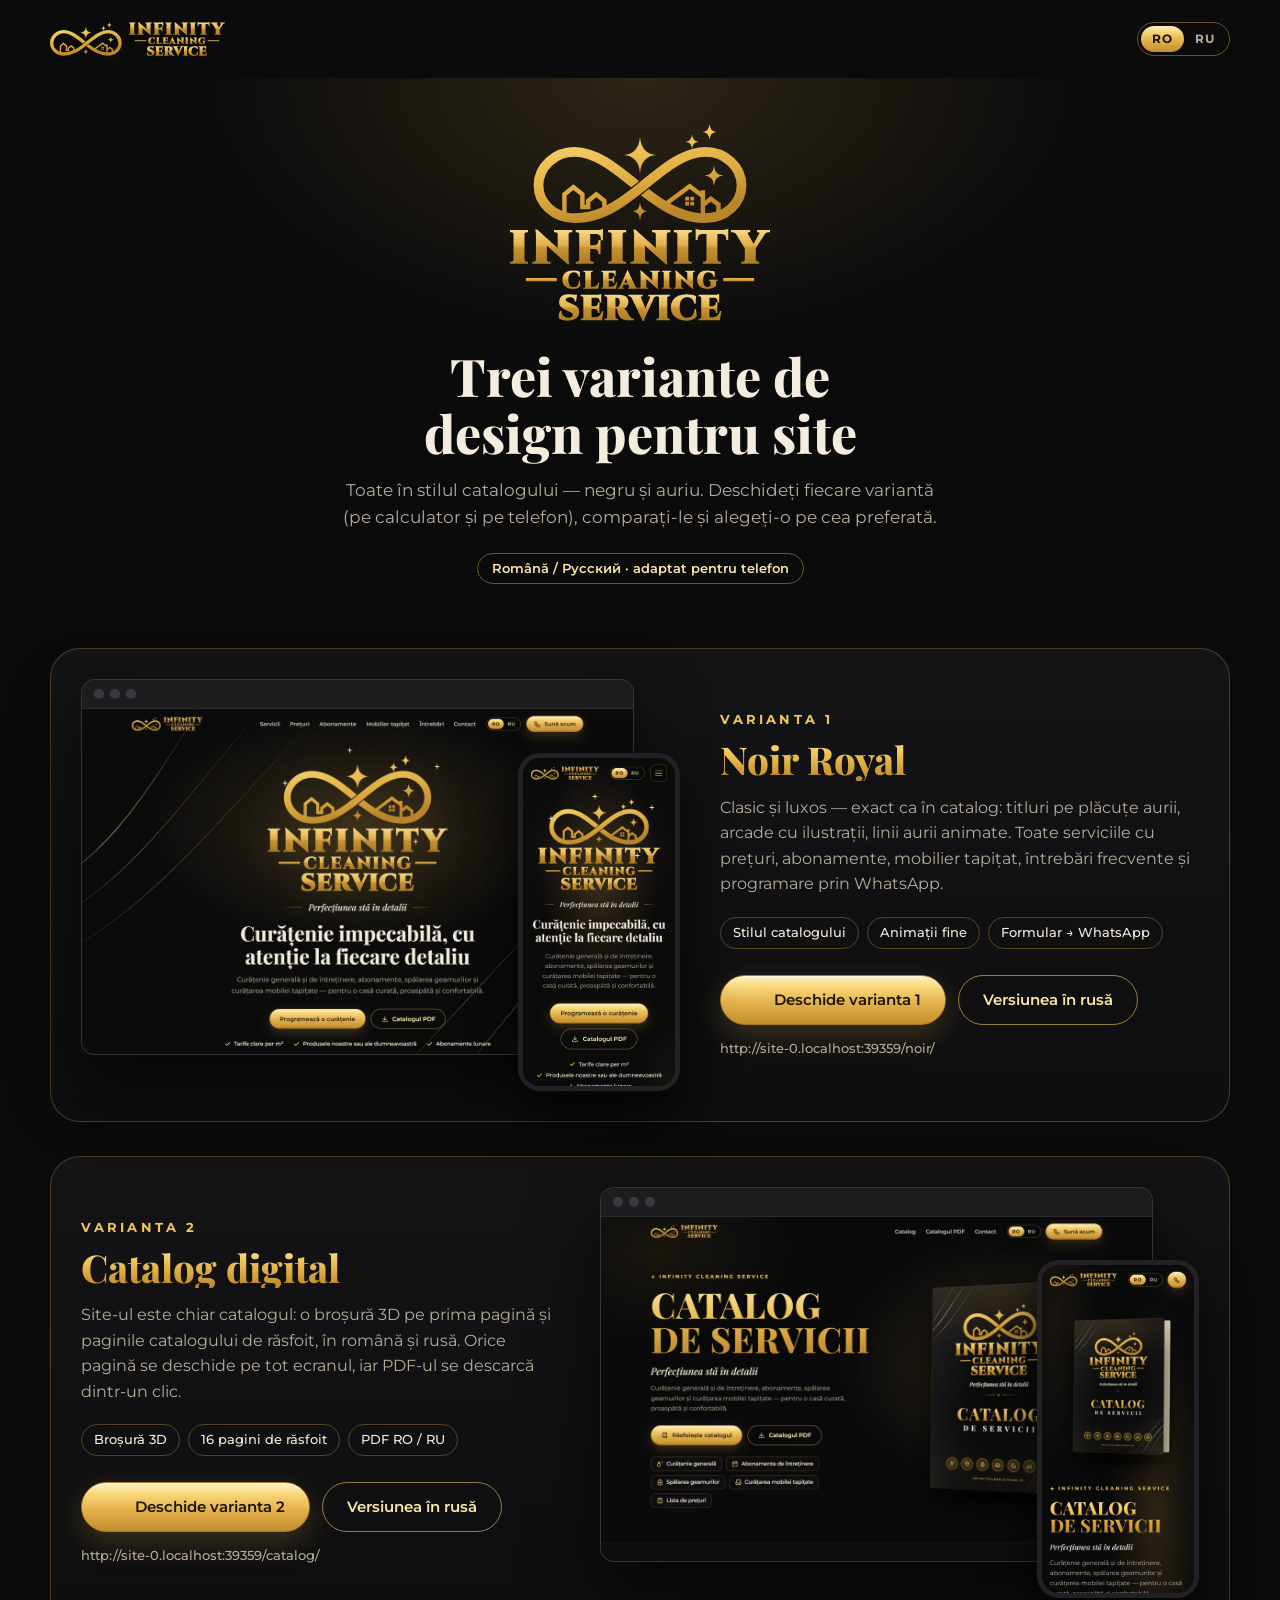
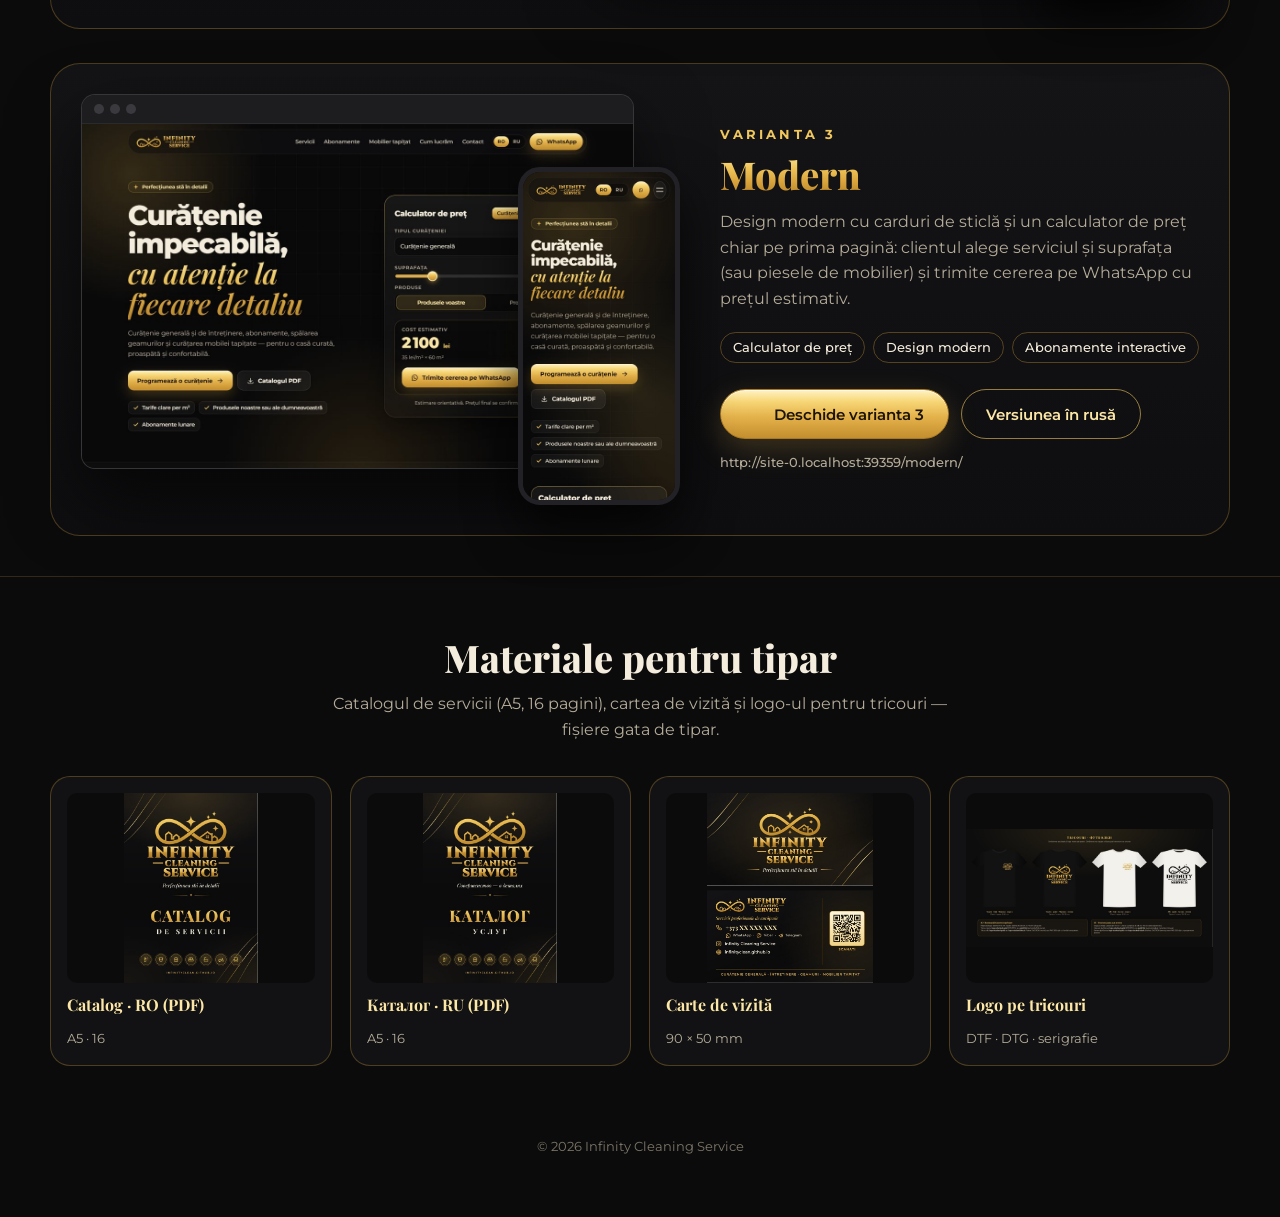
<file: index.html>
<!doctype html>
<html lang="ro">
<head>
<meta charset="utf-8">
<meta name="viewport" content="width=device-width, initial-scale=1, viewport-fit=cover">
<title>Infinity Cleaning Service — variante de design</title>
<meta name="description" content="Trei variante de design pentru site-ul Infinity Cleaning Service, în stilul catalogului: negru și auriu. Română / Русский.">
<meta name="theme-color" content="#0B0B0C">
<meta name="robots" content="noindex">
<link rel="icon" href="assets/img/icons/favicon.svg" type="image/svg+xml">
<link rel="icon" href="assets/img/icons/icon-32.png" sizes="32x32" type="image/png">
<link rel="apple-touch-icon" href="assets/img/icons/icon-180.png">
<meta property="og:type" content="website">
<meta property="og:site_name" content="Infinity Cleaning Service">
<meta property="og:title" content="Infinity Cleaning Service — 3 variante de site · 3 варианта сайта">
<meta property="og:description" content="Alegeți designul preferat · Выберите понравившийся дизайн">
<meta property="og:image" content="https://infinityclean.github.io/assets/og/index.jpg">
<meta property="og:url" content="https://infinityclean.github.io/">
<meta name="twitter:card" content="summary_large_image">
<link rel="stylesheet" href="assets/css/base.css">
<style>
body{background:var(--ink);color:var(--cream);font:400 16px/1.6 var(--sans)}
.wrap{width:min(1180px,100% - 40px);margin-inline:auto}
.top{display:flex;align-items:center;justify-content:space-between;gap:16px;padding:22px 0}
.top img{height:34px;width:auto}
.lang{display:flex;border:1px solid rgba(212,162,58,.45);border-radius:999px;padding:3px}
.lang button{border:0;background:none;color:var(--muted);font:700 12px/1 var(--sans);letter-spacing:.08em;padding:7px 11px;border-radius:999px;cursor:pointer}
.lang button[aria-pressed="true"]{background:var(--pill);color:#1C1406}
.hero{position:relative;text-align:center;padding:46px 0 34px;background:radial-gradient(50% 70% at 50% 0%,rgba(226,176,74,.16),transparent 70%)}
.hero img{width:min(260px,62vw);height:auto;margin:0 auto}
.hero h1{margin:26px auto 0;max-width:820px;font:800 clamp(30px,4.4vw,52px)/1.1 var(--serif);text-wrap:balance}
.hero p{margin:16px auto 0;max-width:680px;color:var(--muted);font-size:17px;text-wrap:balance}
.tag{display:inline-flex;align-items:center;gap:8px;margin-top:22px;padding:8px 14px;border-radius:999px;border:1px solid rgba(240,199,92,.4);font:600 13px/1 var(--sans);color:var(--g1)}
.variants{display:grid;gap:34px;padding:30px 0 40px}
.v{display:grid;grid-template-columns:minmax(0,1.25fr) minmax(0,1fr);gap:40px;align-items:center;padding:30px;border-radius:30px;border:1px solid rgba(212,162,58,.3);
  background:linear-gradient(180deg,#141416,#0E0E10)}
.v:nth-child(even){grid-template-columns:minmax(0,1fr) minmax(0,1.25fr)}
.v:nth-child(even) .shots{order:2}
.shots{position:relative;padding:0 46px 36px 0}
.browser{border-radius:14px;overflow:hidden;border:1px solid rgba(255,255,255,.12);box-shadow:0 30px 70px rgba(0,0,0,.6);background:#1a1a1d}
.browser .bar{display:flex;gap:6px;padding:9px 12px;background:#1d1d20;border-bottom:1px solid rgba(255,255,255,.06)}
.browser .bar i{width:10px;height:10px;border-radius:50%;background:#3a3a3e}
.browser img{width:100%;height:auto;aspect-ratio:1440/900;object-fit:cover;object-position:top}
.phone{position:absolute;right:0;bottom:0;width:27%;border-radius:22px;overflow:hidden;border:5px solid #222226;box-shadow:0 24px 50px rgba(0,0,0,.7)}
.phone img{width:100%;height:auto;aspect-ratio:390/844;object-fit:cover;object-position:top}
.num{font:700 13px/1 var(--sans);letter-spacing:.24em;text-transform:uppercase;color:var(--g2)}
.v h2{margin:12px 0 0;font:800 clamp(28px,3vw,40px)/1.1 var(--serif)}
.v p{margin:14px 0 0;color:var(--muted)}
.feats{list-style:none;display:flex;flex-wrap:wrap;gap:8px;margin:20px 0 0;padding:0}
.feats li{padding:7px 12px;border-radius:999px;border:1px solid rgba(212,162,58,.35);font:500 13px/1.2 var(--sans)}
.acts{display:flex;flex-wrap:wrap;gap:12px;margin-top:26px}
.btn{display:inline-flex;align-items:center;justify-content:center;gap:10px;height:50px;padding:0 24px;border-radius:999px;font:600 15px/1 var(--sans);text-decoration:none;transition:.25s}
.btn .ic{width:19px;height:19px}
.btn-gold{background:var(--pill);color:#1C1406;border:1px solid #A9781F;box-shadow:inset 0 1px 0 rgba(255,255,255,.6),0 10px 30px rgba(226,176,74,.22)}
.btn-gold:hover{transform:translateY(-2px)}
.btn-line{color:var(--g1);border:1px solid rgba(240,199,92,.6)}
.btn-line:hover{background:rgba(240,199,92,.1)}
.url{display:block;margin-top:14px;font:500 13px/1.4 var(--sans);color:var(--muted);word-break:break-all}
.print{padding:60px 0 30px;border-top:1px solid rgba(212,162,58,.2)}
.print h2{margin:0;text-align:center;font:800 clamp(26px,3vw,38px)/1.1 var(--serif)}
.print>.wrap>p{margin:12px auto 0;max-width:640px;text-align:center;color:var(--muted)}
.pgrid{display:grid;grid-template-columns:repeat(4,minmax(0,1fr));gap:18px;margin-top:34px}
.pc{display:flex;flex-direction:column;gap:12px;padding:16px;border-radius:20px;border:1px solid rgba(212,162,58,.3);background:#121214;color:var(--cream);text-decoration:none;transition:.25s}
.pc:hover{border-color:var(--g2);transform:translateY(-3px)}
.pc img{width:100%;height:190px;object-fit:contain;border-radius:10px;background:#0b0b0c}
.pc b{font:700 16px/1.3 var(--serif);color:var(--g1)}
.pc span{font-size:13px;color:var(--muted)}
footer{padding:40px 0 60px;text-align:center;color:#7d7668;font-size:13px}
@media (max-width:900px){
  .v,.v:nth-child(even){grid-template-columns:minmax(0,1fr);padding:20px}
  .v:nth-child(even) .shots{order:0}
  .pgrid{grid-template-columns:repeat(2,minmax(0,1fr))}
}
@media (max-width:520px){.shots{padding:0 26px 26px 0}.pgrid{grid-template-columns:minmax(0,1fr)}}
</style>
</head>
<body>
<div class="wrap top">
  <img src="assets/img/logo/logo-horizontal-gold.svg" alt="Infinity Cleaning Service" width="176" height="34">
  <div class="lang" role="group" aria-label="RO / RU"><button type="button" data-l="ro" aria-pressed="true">RO</button><button type="button" data-l="ru" aria-pressed="false">RU</button></div>
</div>
<header class="hero">
  <div class="wrap">
    <img src="assets/img/logo/logo-stacked-gold.svg" alt="" width="260" height="197">
    <h1 data-i="h1">Trei variante de design pentru site</h1>
    <p data-i="lead">Toate în stilul catalogului — negru și auriu. Deschideți fiecare variantă (pe calculator și pe telefon), comparați-le și alegeți-o pe cea preferată.</p>
    <span class="tag" data-i="tag">Română / Русский · adaptat pentru telefon</span>
  </div>
</header>
<main class="wrap variants" id="variants"></main>
<section class="print">
  <div class="wrap">
    <h2 data-i="printH">Materiale pentru tipar</h2>
    <p data-i="printP">Catalogul de servicii (A5, 16 pagini), cartea de vizită și logo-ul pentru tricouri — fișiere gata de tipar.</p>
    <div class="pgrid">
      <a class="pc" href="assets/catalog/Infinity_Catalog_RO_A5.pdf" download><img src="assets/previews/print/catalog-ro.jpg" alt="" loading="lazy"><b>Catalog · RO (PDF)</b><span>A5 · 16</span></a>
      <a class="pc" href="assets/catalog/Infinity_Catalog_RU_A5.pdf" download><img src="assets/previews/print/catalog-ru.jpg" alt="" loading="lazy"><b>Каталог · RU (PDF)</b><span>A5 · 16</span></a>
      <a class="pc" href="assets/previews/print/card-front.png" target="_blank"><img src="assets/previews/print/card-both.jpg" alt="" loading="lazy"><b data-i="card">Carte de vizită</b><span>90 × 50 mm</span></a>
      <a class="pc" href="assets/previews/print/tshirts.jpg" target="_blank"><img src="assets/previews/print/tshirts.jpg" alt="" loading="lazy"><b data-i="tee">Logo pe tricouri</b><span>DTF · DTG · serigrafie</span></a>
    </div>
  </div>
</section>
<footer>© <span id="y">2026</span> Infinity Cleaning Service</footer>
<script src="assets/js/icons.js"></script>
<script>
(function () {
  const T = {
    ro: { h1: "Trei variante de design pentru site", lead: "Toate în stilul catalogului — negru și auriu. Deschideți fiecare variantă (pe calculator și pe telefon), comparați-le și alegeți-o pe cea preferată.",
      tag: "Română / Русский · adaptat pentru telefon", open: "Deschide varianta", openRu: "Versiunea în rusă", v: "Varianta",
      printH: "Materiale pentru tipar", printP: "Catalogul de servicii (A5, 16 pagini), cartea de vizită și logo-ul pentru tricouri — fișiere gata de tipar.", card: "Carte de vizită", tee: "Logo pe tricouri" },
    ru: { h1: "Три варианта дизайна сайта", lead: "Все — в стиле каталога, чёрный и золото. Откройте каждый вариант (на компьютере и на телефоне), сравните и выберите понравившийся.",
      tag: "Română / Русский · адаптирован для телефона", open: "Открыть вариант", openRu: "Версия на русском", v: "Вариант",
      printH: "Материалы для печати", printP: "Каталог услуг (A5, 16 страниц), визитка и логотип для футболок — файлы готовы к печати.", card: "Визитка", tee: "Логотип на футболках" }
  };
  const V = [
    { slug: "noir", name: "Noir Royal",
      ro: "Clasic și luxos — exact ca în catalog: titluri pe plăcuțe aurii, arcade cu ilustrații, linii aurii animate. Toate serviciile cu prețuri, abonamente, mobilier tapițat, întrebări frecvente și programare prin WhatsApp.",
      ru: "Классика и роскошь — как в каталоге: золотые плашки-заголовки, арки с иллюстрациями, анимированные золотые линии. Все услуги с ценами, абонементы, химчистка мебели, частые вопросы и запись через WhatsApp.",
      f: { ro: ["Stilul catalogului", "Animații fine", "Formular → WhatsApp"], ru: ["Стиль каталога", "Плавные анимации", "Форма → WhatsApp"] } },
    { slug: "catalog", name: "Catalog digital",
      ro: "Site-ul este chiar catalogul: o broșură 3D pe prima pagină și paginile catalogului de răsfoit, în română și rusă. Orice pagină se deschide pe tot ecranul, iar PDF-ul se descarcă dintr-un clic.",
      ru: "Сайт — это и есть каталог: объёмная брошюра на первом экране и листаемые страницы каталога на румынском и русском. Любая страница открывается во весь экран, PDF скачивается в один клик.",
      f: { ro: ["Broșură 3D", "16 pagini de răsfoit", "PDF RO / RU"], ru: ["3D-брошюра", "16 листаемых страниц", "PDF RO / RU"] } },
    { slug: "modern", name: "Modern",
      ro: "Design modern cu carduri de sticlă și un calculator de preț chiar pe prima pagină: clientul alege serviciul și suprafața (sau piesele de mobilier) și trimite cererea pe WhatsApp cu prețul estimativ.",
      ru: "Современный дизайн со «стеклянными» карточками и калькулятором цены прямо на первом экране: клиент выбирает услугу и площадь (или предметы мебели) и отправляет заявку в WhatsApp с примерной стоимостью.",
      f: { ro: ["Calculator de preț", "Design modern", "Abonamente interactive"], ru: ["Калькулятор цены", "Современный дизайн", "Интерактивные абонементы"] } }
  ];
  const icon = (n) => `<svg class="ic" viewBox="0 0 24 24" fill="none" stroke="currentColor" stroke-width="1.9" stroke-linecap="round" stroke-linejoin="round" aria-hidden="true">${(window.ICS_ICONS || {})[n] || ""}</svg>`;
  let lang = new URLSearchParams(location.search).get("lang") === "ru" ? "ru" : "ro";
  function render() {
    const t = T[lang];
    document.documentElement.lang = lang;
    document.querySelectorAll("[data-i]").forEach((el) => { if (t[el.dataset.i]) el.textContent = t[el.dataset.i]; });
    document.querySelectorAll("[data-l]").forEach((b) => b.setAttribute("aria-pressed", String(b.dataset.l === lang)));
    document.getElementById("variants").innerHTML = V.map((v, i) => {
      const url = `${location.origin}${location.pathname.replace(/index\.html$/, "")}${v.slug}/`;
      return `<article class="v">
        <div class="shots"><div class="browser"><div class="bar"><i></i><i></i><i></i></div><img src="assets/previews/${v.slug}-desktop.jpg" alt="${v.name}" loading="lazy"></div>
          <div class="phone"><img src="assets/previews/${v.slug}-mobile.jpg" alt="" loading="lazy"></div></div>
        <div><div class="num">${t.v} ${i + 1}</div><h2 class="gold-text">${v.name}</h2><p>${v[lang]}</p>
          <ul class="feats">${v.f[lang].map((x) => `<li>${x}</li>`).join("")}</ul>
          <div class="acts"><a class="btn btn-gold" href="${v.slug}/?lang=${lang}">${icon("external-link") || ""}${t.open} ${i + 1}</a>
          ${lang === "ro" ? `<a class="btn btn-line" href="${v.slug}/?lang=ru">${t.openRu}</a>` : `<a class="btn btn-line" href="${v.slug}/?lang=ro">Română</a>`}</div>
          <span class="url">${url}</span></div></article>`;
    }).join("");
  }
  document.querySelectorAll("[data-l]").forEach((b) => b.addEventListener("click", () => { lang = b.dataset.l; history.replaceState(null, "", "?lang=" + lang); render(); }));
  document.getElementById("y").textContent = new Date().getFullYear();
  render();
})();
</script>
</body>
</html>
</file>
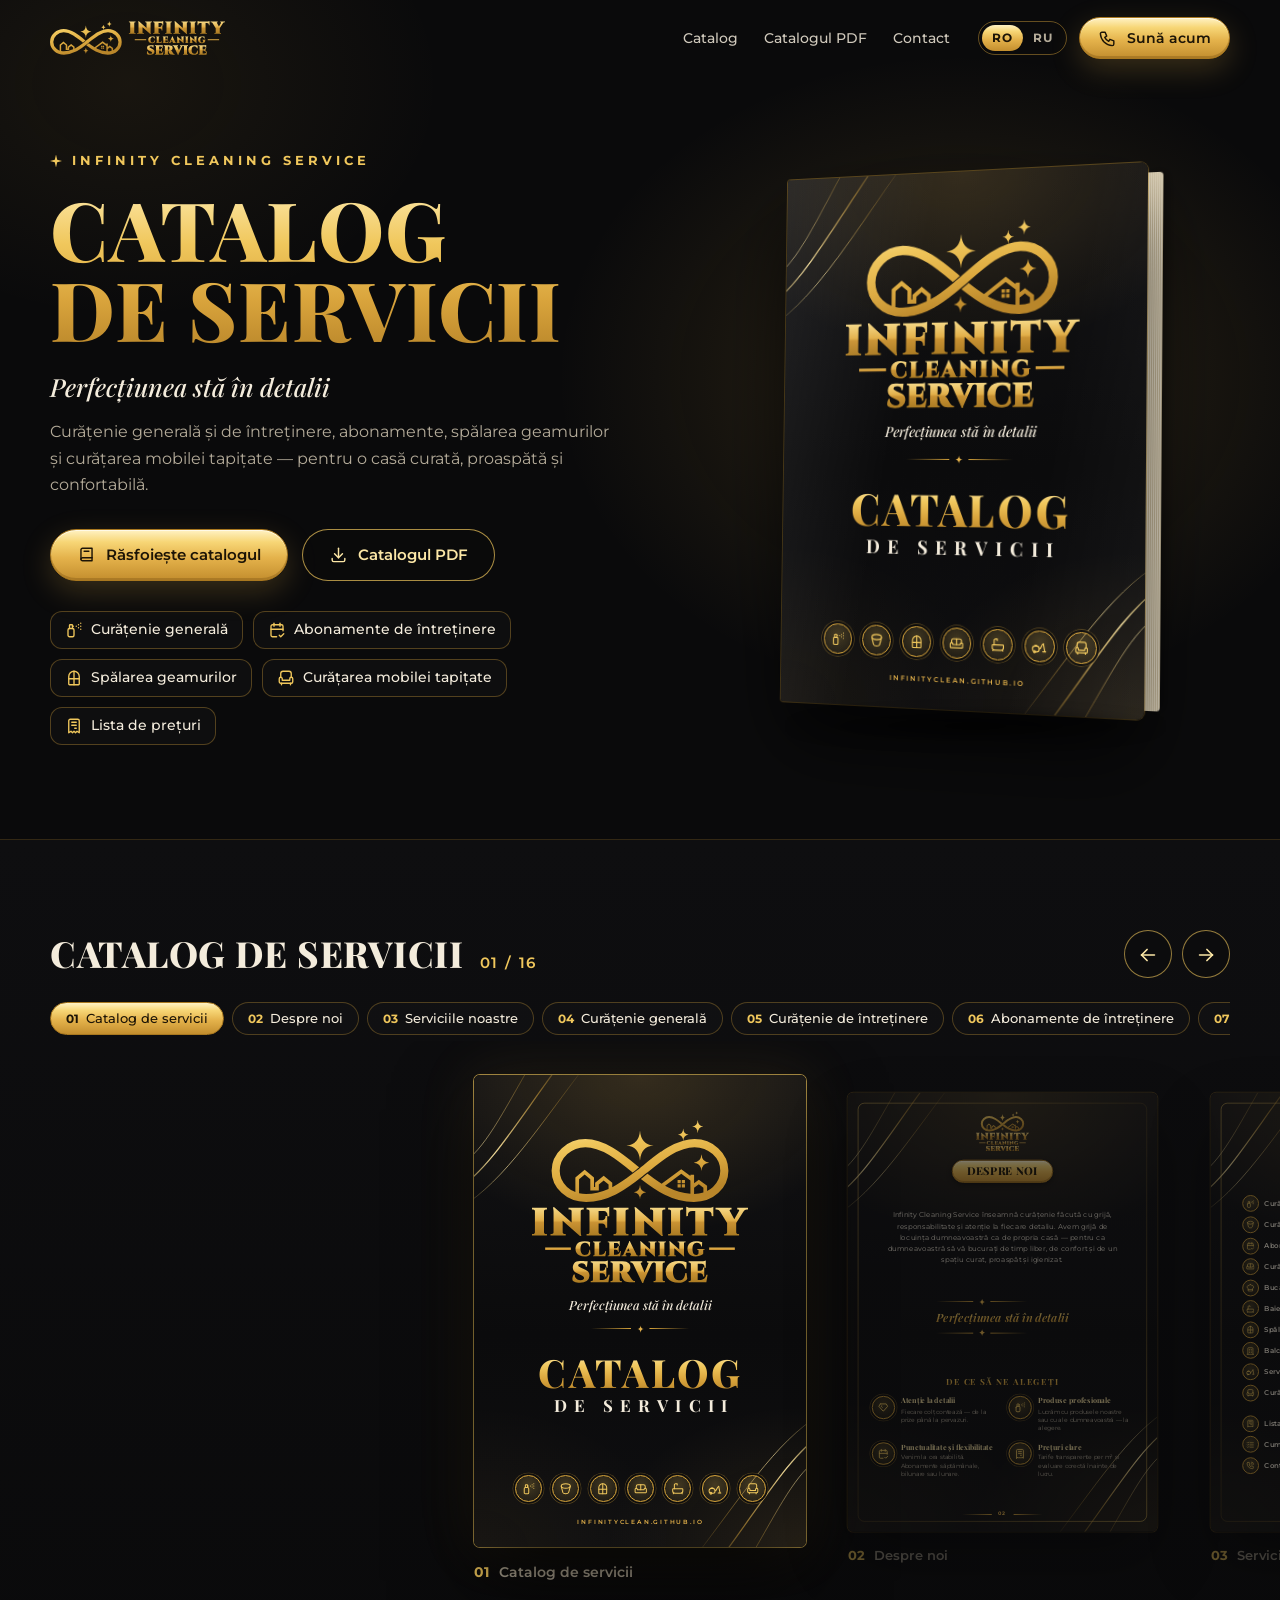
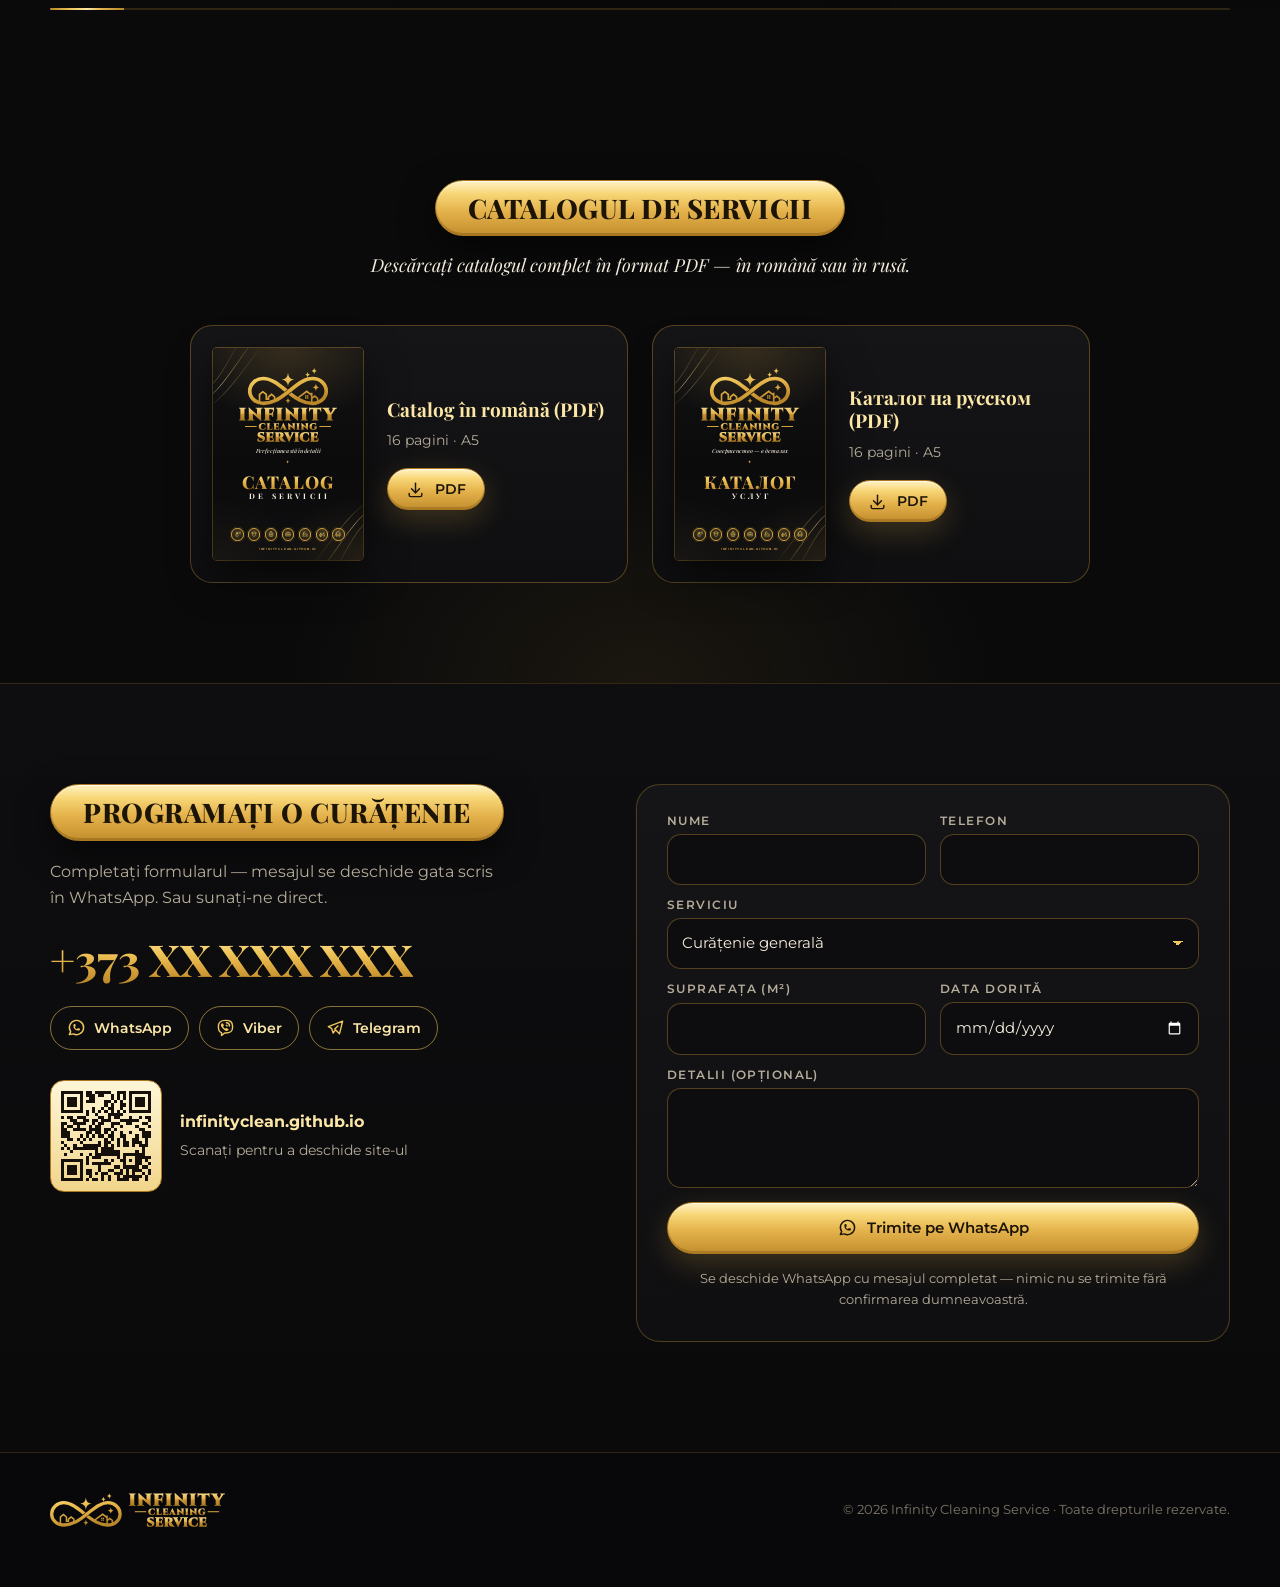
<file: catalog/index.html>
<!doctype html>
<html lang="ro">
<head>
<meta charset="utf-8">
<meta name="viewport" content="width=device-width, initial-scale=1, viewport-fit=cover">
<title>Infinity Cleaning Service — catalog de servicii</title>
<meta name="description" content="Curățenie generală și de întreținere, abonamente, spălarea geamurilor, balcoane și curățarea mobilei tapițate. Tarife clare per m². Perfecțiunea stă în detalii.">
<meta name="theme-color" content="#0B0B0C">
<link rel="icon" href="../assets/img/icons/favicon.svg" type="image/svg+xml">
<link rel="icon" href="../assets/img/icons/icon-32.png" sizes="32x32" type="image/png">
<link rel="apple-touch-icon" href="../assets/img/icons/icon-180.png">
<meta property="og:type" content="website">
<meta property="og:site_name" content="Infinity Cleaning Service">
<meta property="og:title" content="Infinity Cleaning Service · Varianta 2 — Catalog digital">
<meta property="og:description" content="Răsfoiți catalogul de servicii: ce include fiecare serviciu și prețuri clare. Română / Русский.">
<meta property="og:image" content="https://infinityclean.github.io/assets/og/catalog.jpg">
<meta property="og:url" content="https://infinityclean.github.io/catalog/">
<meta name="twitter:card" content="summary_large_image">
<link rel="preload" href="../assets/fonts/playfair.woff2" as="font" type="font/woff2" crossorigin>
<link rel="preload" href="../assets/fonts/montserrat.woff2" as="font" type="font/woff2" crossorigin>
<link rel="stylesheet" href="../assets/css/base.css">
<link rel="stylesheet" href="../assets/css/catalog-web.css">
<link rel="stylesheet" href="style.css">
</head>
<body>
<header class="hdr" id="hdr">
  <div class="wrap hdr-in">
    <a class="brand" href="#top" aria-label="Infinity Cleaning Service"><img src="../assets/img/logo/logo-horizontal-gold.svg" alt="Infinity Cleaning Service" width="190" height="37"></a>
    <nav class="menu" id="menu" aria-label="Meniu">
      <a href="#catalog" data-t="nav.catalog">Catalog</a>
      <a href="#descarca" data-t="cta.catalog">Catalogul PDF</a>
      <a href="#contact" data-t="nav.contact">Contact</a>
    </nav>
    <div class="hdr-act">
      <div class="lang" role="group" aria-label="RO / RU"><button type="button" data-lang-btn="ro">RO</button><button type="button" data-lang-btn="ru">RU</button></div>
      <a class="btn btn-gold sm" data-contact="tel"><span class="i-phone"></span><span class="hide-s" data-t="cta.call">Sună acum</span></a>
    </div>
  </div>
</header>

<main id="main">
  <section class="hero" id="top">
    <div class="wrap hero-in">
      <div class="hero-text">
        <p class="kicker"><span class="star"></span>Infinity Cleaning Service</p>
        <h1 class="title gold-text" data-t="catalog">Catalog de servicii</h1>
        <p class="tagline" data-t="brand.tagline">Perfecțiunea stă în detalii</p>
        <p class="sub" data-t="hero.sub"></p>
        <div class="ctas">
          <a class="btn btn-gold" href="#catalog"><span class="i-book-2"></span><span data-t="cta.browse">Răsfoiește catalogul</span></a>
          <a class="btn btn-line" data-catalog href="../assets/catalog/Infinity_Catalog_RO_A5.pdf" download><span class="i-dl"></span><span data-t="cta.catalog">Catalogul PDF</span></a>
        </div>
        <ul class="quick" id="quick"></ul>
      </div>
      <div class="hero-book" id="heroBook" aria-hidden="true"><div class="book"><div class="pages"></div><div class="cover cat" id="coverSlot"></div></div></div>
    </div>
  </section>

  <section class="viewer" id="catalog">
    <div class="wrap">
      <div class="viewer-hd">
        <h2 class="vtitle"><span data-t="catalog">Catalog de servicii</span> <span class="count" id="count">01 / 16</span></h2>
        <div class="vbtns"><button class="round" id="prev" type="button" data-t-attr="aria-label=cta.prev"><span class="i-arrow-left"></span></button><button class="round" id="next" type="button" data-t-attr="aria-label=cta.next"><span class="i-arrow-right"></span></button></div>
      </div>
      <div class="chips" id="chips" role="tablist"></div>
    </div>
    <div class="track" id="track" tabindex="0" aria-label="Catalog"></div>
    <div class="wrap"><div class="progress"><i id="bar"></i></div></div>
  </section>

  <section class="downloads" id="descarca">
    <div class="wrap">
      <header class="sec-hd reveal"><h2 class="pill" data-t="sec.catalog.0">Catalogul de servicii</h2><p data-t="sec.catalog.1"></p></header>
      <div class="dl-grid" id="dlGrid"></div>
    </div>
  </section>

  <section class="contact" id="contact">
    <div class="wrap contact-in">
      <div class="contact-text reveal">
        <h2 class="pill" data-t="sec.contact.0">Programați o curățenie</h2>
        <p class="csub" data-t="sec.contact.1"></p>
        <a class="phone gold-text" data-contact="tel" data-phone></a>
        <div class="mbtns">
          <a class="mbtn" data-contact="whatsapp"><span class="i-wa"></span>WhatsApp</a>
          <a class="mbtn" data-contact="viber"><span class="i-viber"></span>Viber</a>
          <a class="mbtn" data-contact="telegram"><span class="i-tg"></span>Telegram</a>
        </div>
        <div class="qrrow"><div class="qr" data-qr></div><p><b data-website></b><span data-t="misc.scan"></span></p></div>
      </div>
      <form class="form reveal" id="form" novalidate>
        <div class="row2">
          <label><span data-t="form.name">Nume</span><input name="name" autocomplete="name"></label>
          <label><span data-t="form.phone">Telefon</span><input name="phone" type="tel" autocomplete="tel" inputmode="tel"></label>
        </div>
        <label><span data-t="form.service">Serviciu</span><select name="service" id="fService"></select></label>
        <div class="row2">
          <label><span data-t="form.area">Suprafața (m²)</span><input name="area" inputmode="decimal"></label>
          <label><span data-t="form.date">Data dorită</span><input name="date" type="date"></label>
        </div>
        <label><span data-t="form.message">Detalii</span><textarea name="message" rows="3"></textarea></label>
        <button class="btn btn-gold wide" type="submit"><span class="i-wa"></span><span data-t="form.send">Trimite pe WhatsApp</span></button>
        <p class="hint" data-t="form.hint"></p>
      </form>
    </div>
  </section>
</main>

<footer class="ftr">
  <div class="wrap ftr-in">
    <img src="../assets/img/logo/logo-horizontal-gold.svg" alt="Infinity Cleaning Service" width="200" height="39" loading="lazy">
    <p>© <span data-year>2026</span> Infinity Cleaning Service · <span data-t="misc.rights">Toate drepturile rezervate.</span></p>
  </div>
</footer>

<div class="lb" id="lb" hidden role="dialog" aria-modal="true">
  <button class="lb-x round" id="lbClose" type="button" data-t-attr="aria-label=cta.close"><span class="i-x"></span></button>
  <button class="lb-nav prev round" id="lbPrev" type="button" data-t-attr="aria-label=cta.prev"><span class="i-arrow-left"></span></button>
  <div class="lb-page cat" id="lbPage"></div>
  <button class="lb-nav next round" id="lbNext" type="button" data-t-attr="aria-label=cta.next"><span class="i-arrow-right"></span></button>
  <p class="lb-count" id="lbCount"></p>
</div>

<script src="../assets/js/data.js"></script>
<script src="../assets/js/icons.js"></script>
<script src="../assets/js/illustrations.js"></script>
<script src="../assets/js/qrcode.js"></script>
<script src="../assets/js/catalog-pages.js"></script>
<script src="../assets/js/core.js"></script>
<script src="app.js"></script>
</body>
</html>
</file>
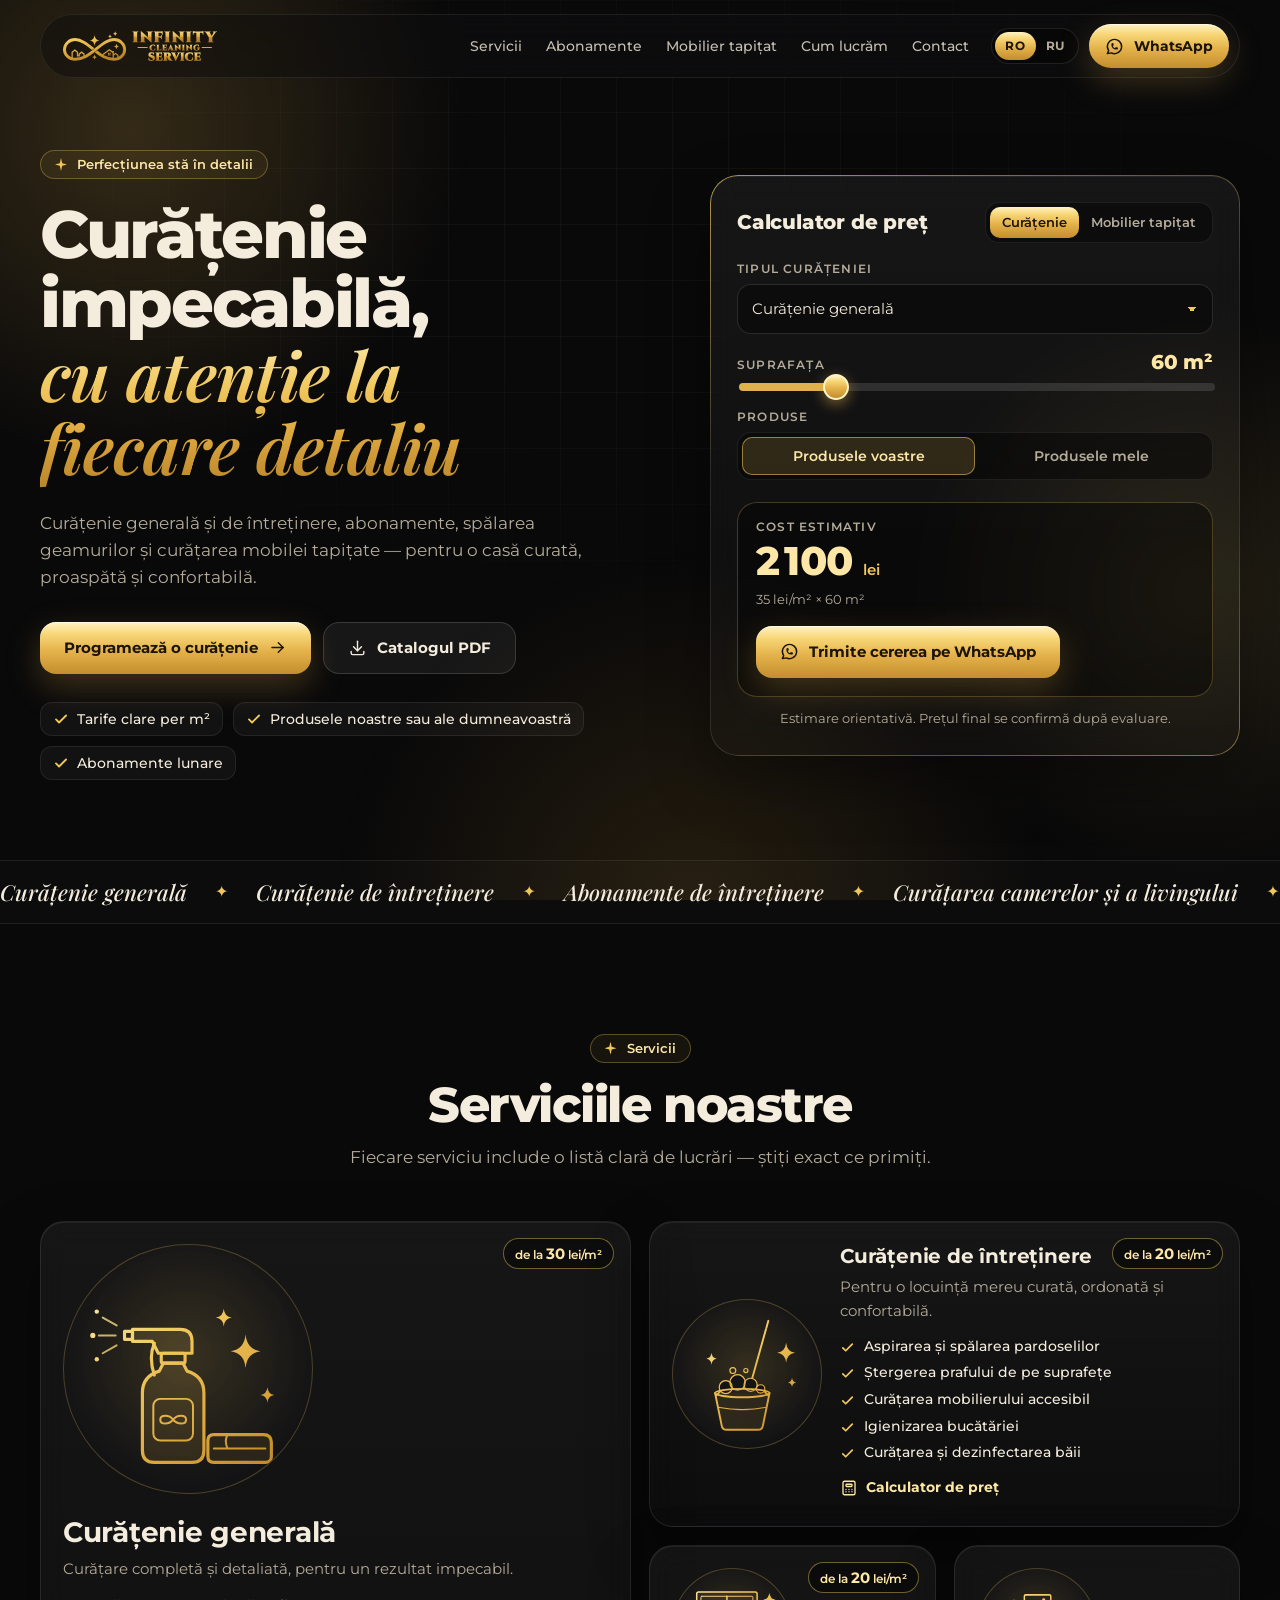
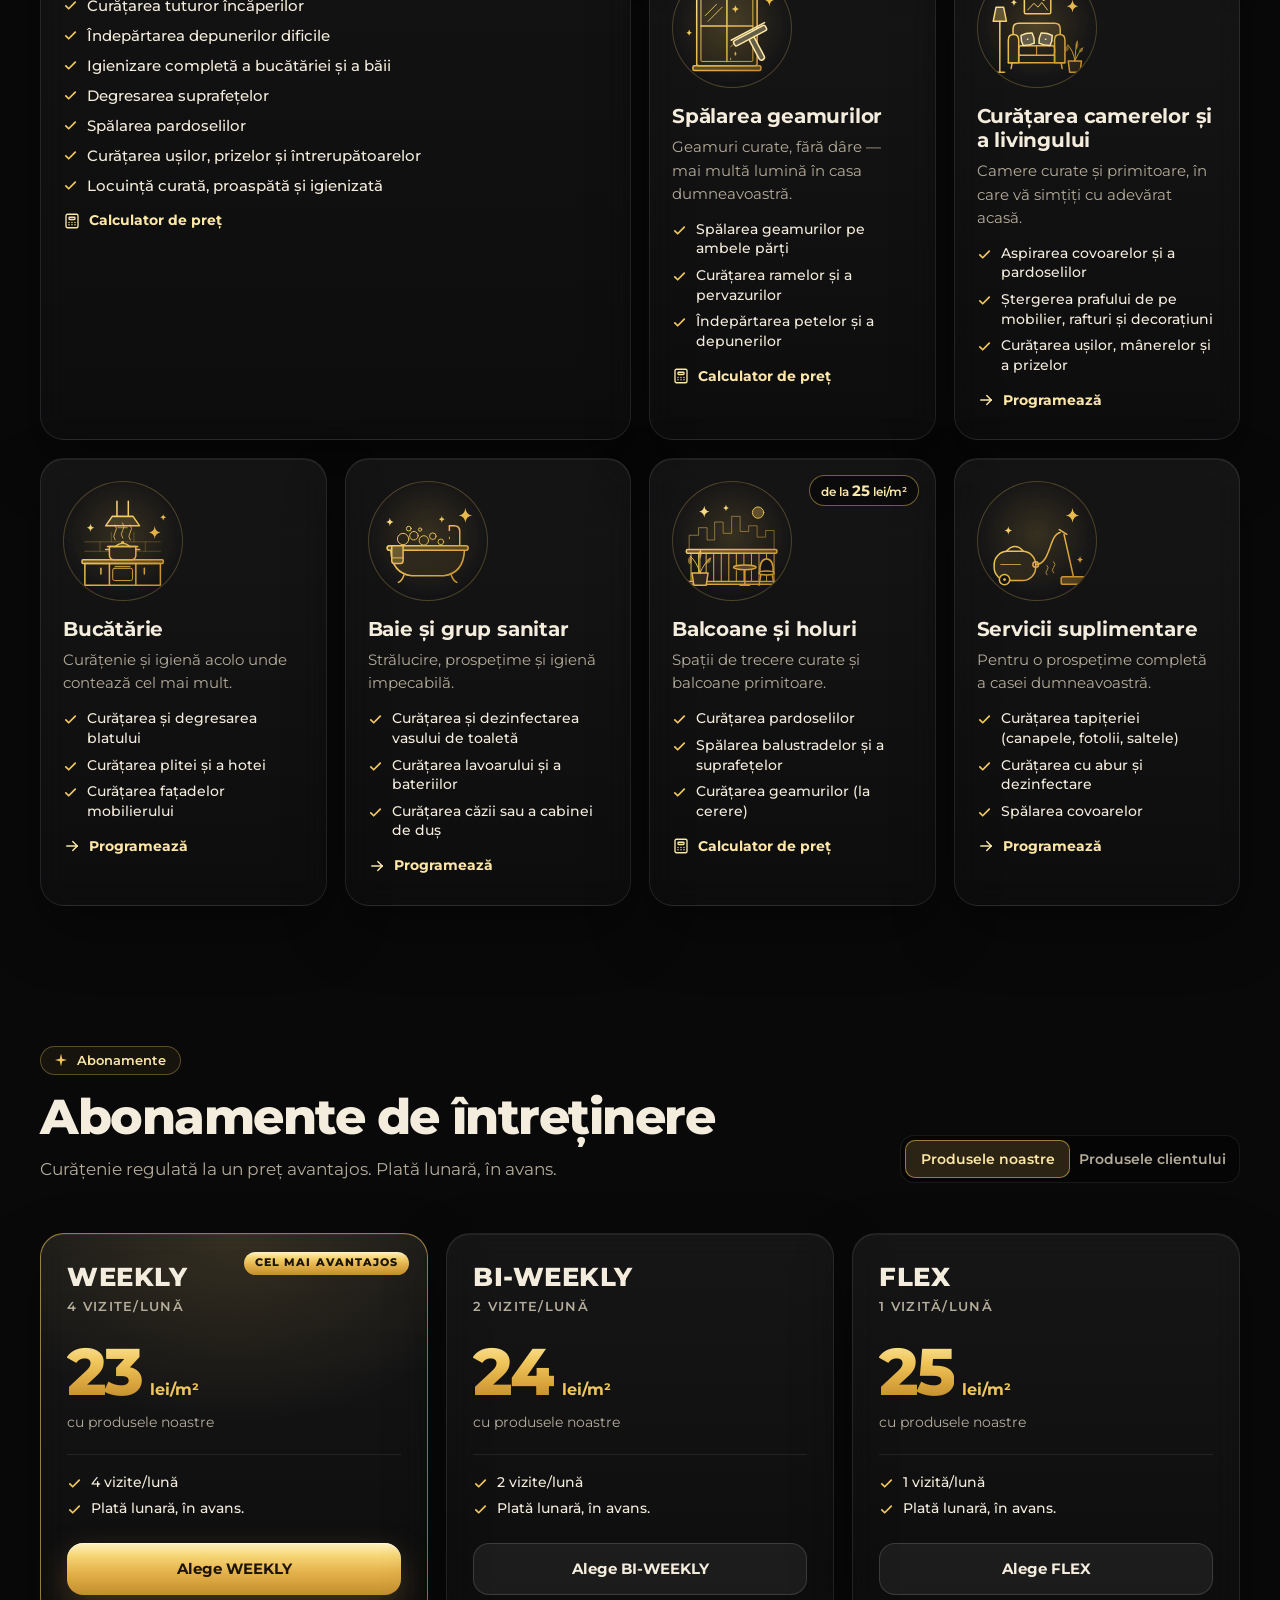
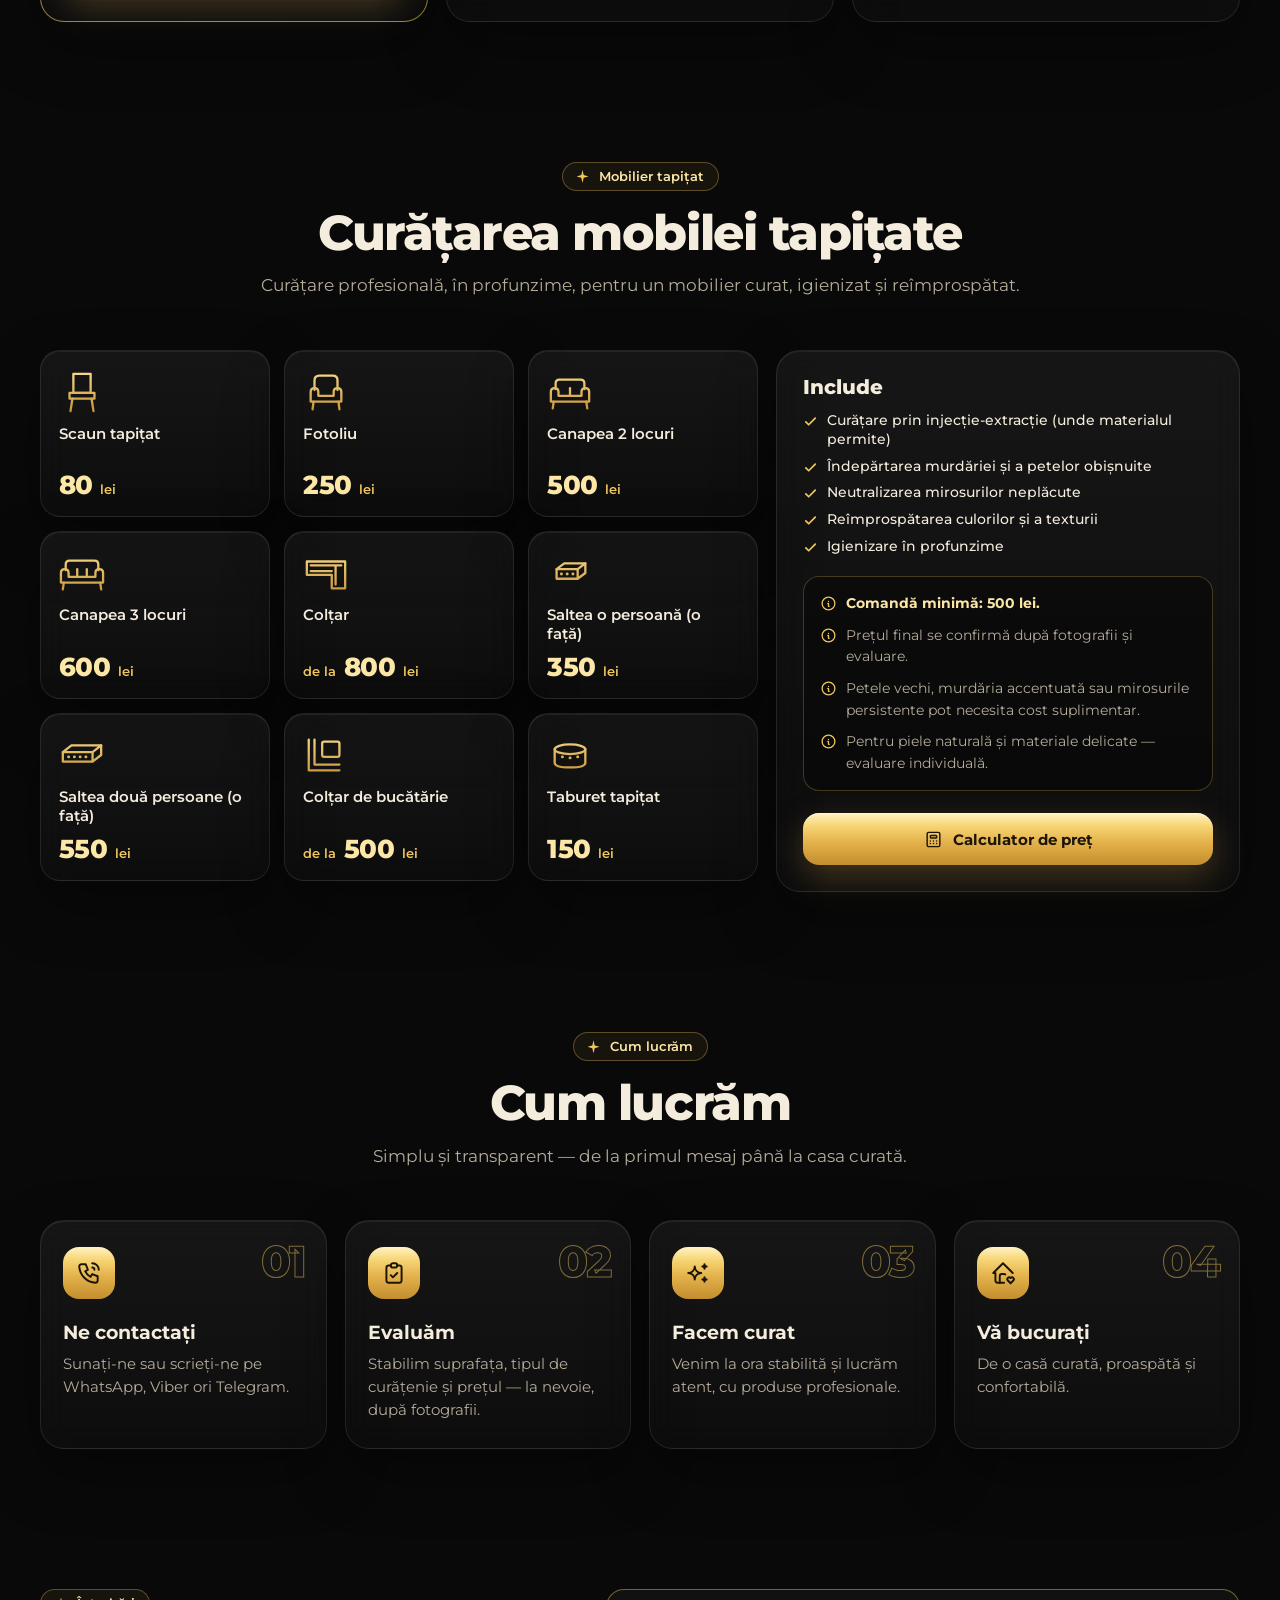
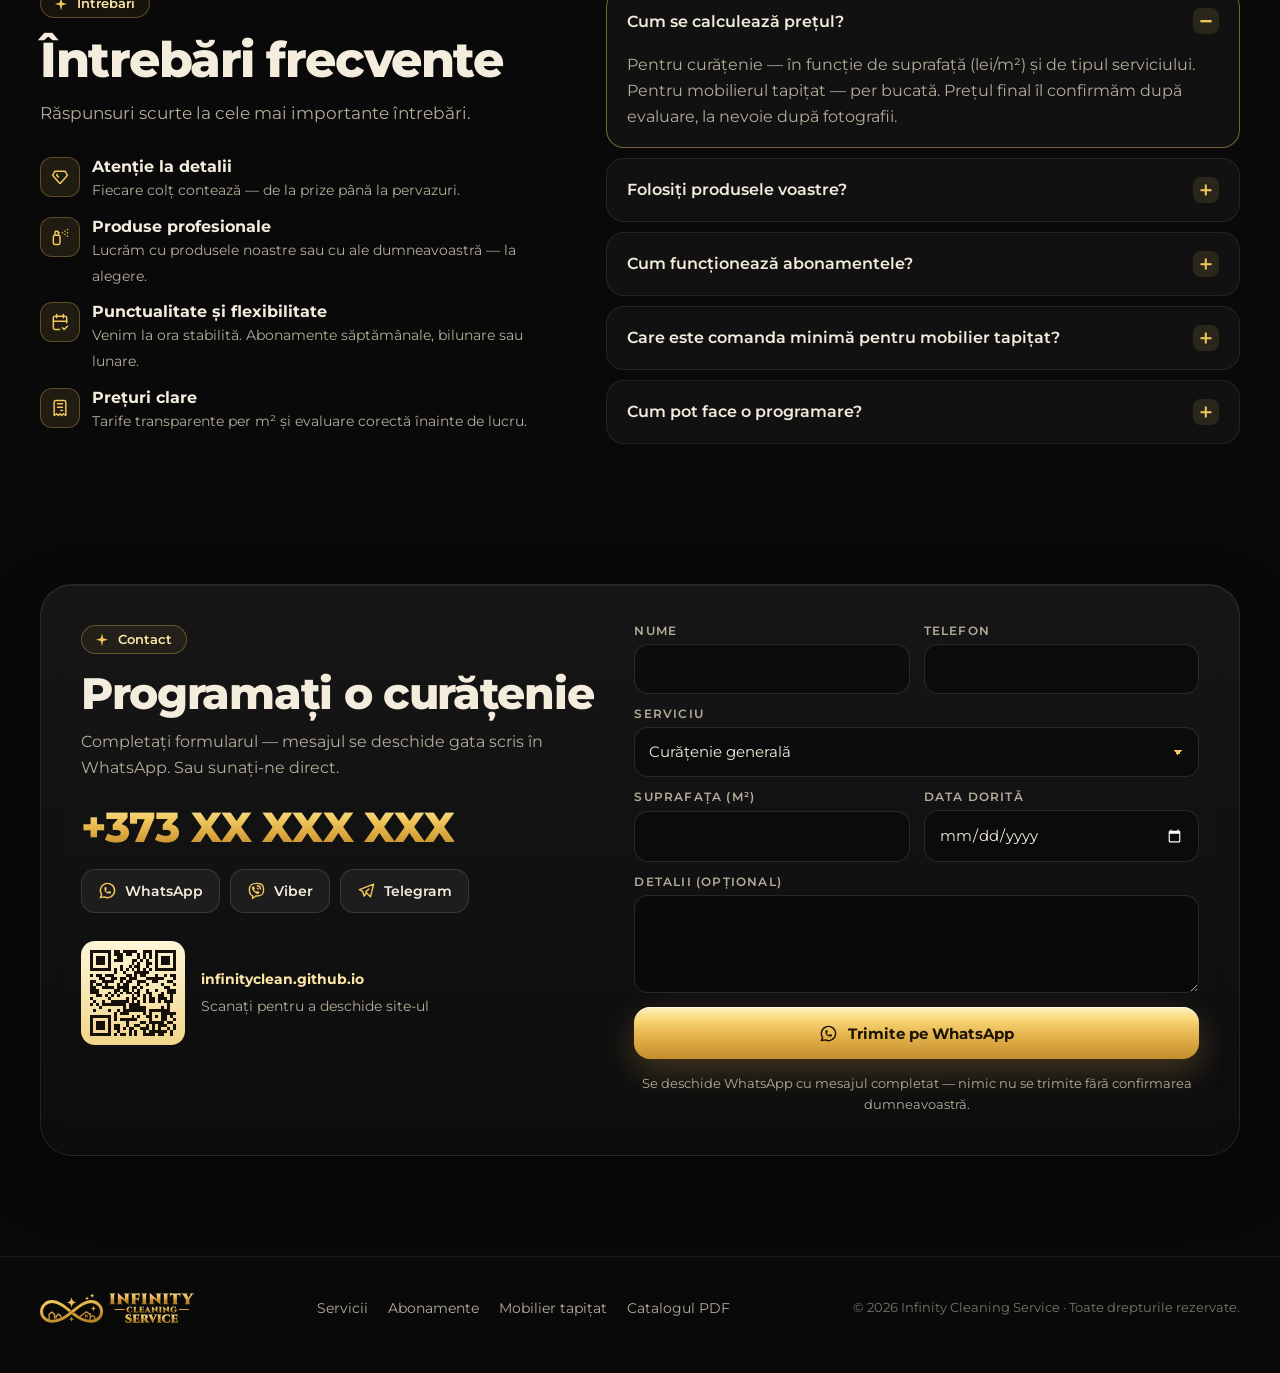
<file: modern/index.html>
<!doctype html>
<html lang="ro">
<head>
<meta charset="utf-8">
<meta name="viewport" content="width=device-width, initial-scale=1, viewport-fit=cover">
<title>Infinity Cleaning Service — curățenie profesională</title>
<meta name="description" content="Curățenie generală și de întreținere, abonamente, spălarea geamurilor, balcoane și curățarea mobilei tapițate. Tarife clare per m². Perfecțiunea stă în detalii.">
<meta name="theme-color" content="#09090A">
<link rel="icon" href="../assets/img/icons/favicon.svg" type="image/svg+xml">
<link rel="icon" href="../assets/img/icons/icon-32.png" sizes="32x32" type="image/png">
<link rel="apple-touch-icon" href="../assets/img/icons/icon-180.png">
<meta property="og:type" content="website">
<meta property="og:site_name" content="Infinity Cleaning Service">
<meta property="og:title" content="Infinity Cleaning Service · Varianta 3 — Modern">
<meta property="og:description" content="Calculați prețul curățeniei în câteva secunde. Curățenie generală, abonamente, geamuri, mobilier tapițat.">
<meta property="og:image" content="https://infinityclean.github.io/assets/og/modern.jpg">
<meta property="og:url" content="https://infinityclean.github.io/modern/">
<meta name="twitter:card" content="summary_large_image">
<link rel="preload" href="../assets/fonts/playfair-italic.woff2" as="font" type="font/woff2" crossorigin>
<link rel="preload" href="../assets/fonts/montserrat.woff2" as="font" type="font/woff2" crossorigin>
<link rel="stylesheet" href="../assets/css/base.css">
<link rel="stylesheet" href="style.css">
</head>
<body>
<div class="bg-orbs" aria-hidden="true"><i></i><i></i><i></i></div>

<header class="hdr" id="hdr">
  <div class="hdr-in">
    <a class="brand" href="#top" aria-label="Infinity Cleaning Service"><img src="../assets/img/logo/logo-horizontal-gold.svg" alt="Infinity Cleaning Service" width="176" height="34"></a>
    <nav class="menu" id="menu" aria-label="Meniu">
      <a href="#servicii" data-t="nav.services">Servicii</a>
      <a href="#abonamente" data-t="nav.plans">Abonamente</a>
      <a href="#tapitate" data-t="nav.upholstery">Mobilier tapițat</a>
      <a href="#cum" data-t="nav.process">Cum lucrăm</a>
      <a href="#contact" data-t="nav.contact">Contact</a>
    </nav>
    <div class="hdr-act">
      <div class="lang" role="group" aria-label="RO / RU"><button type="button" data-lang-btn="ro">RO</button><button type="button" data-lang-btn="ru">RU</button></div>
      <a class="btn btn-gold sm" data-contact="whatsapp"><span class="i-wa"></span><span class="hide-s">WhatsApp</span></a>
      <button class="burger" type="button" aria-controls="menu" aria-expanded="false" data-t-attr="aria-label=cta.menu"><span></span><span></span></button>
    </div>
  </div>
</header>

<main>
  <section class="hero" id="top">
    <div class="wrap hero-in">
      <div class="hero-text">
        <p class="eyebrow"><span class="spark"></span><span data-t="brand.tagline">Perfecțiunea stă în detalii</span></p>
        <h1><span data-t="hero.titleA">Curățenie impecabilă,</span> <em class="gold-text" data-t="hero.titleB">cu atenție la fiecare detaliu</em></h1>
        <p class="sub" data-t="hero.sub"></p>
        <div class="ctas">
          <a class="btn btn-gold" href="#contact"><span data-t="cta.book">Programează o curățenie</span><span class="i-arrow"></span></a>
          <a class="btn btn-glass" data-catalog href="../assets/catalog/Infinity_Catalog_RO_A5.pdf" download><span class="i-dl"></span><span data-t="cta.catalog">Catalogul PDF</span></a>
        </div>
        <ul class="facts" id="facts"></ul>
      </div>

      <div class="calc glass" id="calc">
        <div class="calc-hd">
          <h2 data-t="calc.title">Calculator de preț</h2>
          <div class="tabs" role="tablist">
            <button type="button" role="tab" class="on" data-tab="clean" data-t="calc.tabCleaning">Curățenie</button>
            <button type="button" role="tab" data-tab="uph" data-t="calc.tabUph">Mobilier tapițat</button>
          </div>
        </div>
        <div class="pane" data-pane="clean">
          <label class="fld"><span data-t="calc.type">Tipul curățeniei</span><select id="cType"></select></label>
          <div class="fld" id="areaFld">
            <span><span id="areaLbl" data-t="calc.area">Suprafața</span> <b class="areaval"><output id="cAreaOut">60</output> m²</b></span>
            <input type="range" id="cArea" min="5" max="300" step="1" value="60">
          </div>
          <div class="fld" id="prodFld"><span data-t="calc.products">Produse</span>
            <div class="seg" id="cProd"><button type="button" class="on" data-v="ours" data-t="calc.ours">Produsele voastre</button><button type="button" data-v="client" data-t="calc.client">Produsele mele</button></div>
          </div>
          <div class="fld" id="sideFld" hidden><span data-t="calc.sides">Partea geamurilor</span><div class="seg" id="cSide"></div></div>
        </div>
        <div class="pane" data-pane="uph" hidden>
          <ul class="items" id="uItems"></ul>
        </div>
        <div class="calc-res">
          <div><span class="rl" data-t="calc.result">Cost estimativ</span><b class="total" id="cTotal">—</b><span class="rs" id="cSub"></span></div>
          <a class="btn btn-gold" id="cSend" href="#"><span class="i-wa"></span><span data-t="calc.send">Trimite cererea</span></a>
        </div>
        <p class="calc-note" id="cNote" data-t="calc.note"></p>
      </div>
    </div>
  </section>

  <div class="marquee" aria-hidden="true"><div class="mq" id="mq"></div></div>

  <section class="sec" id="servicii">
    <div class="wrap">
      <header class="hd reveal"><p class="eyebrow"><span class="spark"></span><span data-t="nav.services">Servicii</span></p><h2 data-t="sec.services.0">Serviciile noastre</h2><p data-t="sec.services.1"></p></header>
      <div class="bento" id="bento"></div>
    </div>
  </section>

  <section class="sec" id="abonamente">
    <div class="wrap">
      <header class="hd row reveal">
        <div><p class="eyebrow"><span class="spark"></span><span data-t="nav.plans">Abonamente</span></p><h2 data-t="sec.plans.0">Abonamente</h2><p data-t="sec.plans.1"></p></div>
        <div class="seg big" id="planProd"><button type="button" class="on" data-v="our" data-t="ourProducts">Produsele noastre</button><button type="button" data-v="client" data-t="clientProducts">Produsele clientului</button></div>
      </header>
      <div class="plans" id="plans"></div>
    </div>
  </section>

  <section class="sec" id="tapitate">
    <div class="wrap">
      <header class="hd reveal"><p class="eyebrow"><span class="spark"></span><span data-t="nav.upholstery">Mobilier tapițat</span></p><h2 data-t="sec.upholstery.0">Mobilier tapițat</h2><p data-t="sec.upholstery.1"></p></header>
      <div class="uph" id="uph"></div>
    </div>
  </section>

  <section class="sec" id="cum">
    <div class="wrap">
      <header class="hd reveal"><p class="eyebrow"><span class="spark"></span><span data-t="nav.process">Cum lucrăm</span></p><h2 data-t="sec.process.0">Cum lucrăm</h2><p data-t="sec.process.1"></p></header>
      <ol class="steps" id="steps"></ol>
    </div>
  </section>

  <section class="sec" id="faq">
    <div class="wrap faq-in">
      <header class="hd left reveal"><p class="eyebrow"><span class="spark"></span><span data-t="nav.faq">Întrebări</span></p><h2 data-t="sec.faq.0">Întrebări frecvente</h2><p data-t="sec.faq.1"></p>
        <div class="why" id="why"></div></header>
      <div class="faq" id="faqList"></div>
    </div>
  </section>

  <section class="sec" id="contact">
    <div class="wrap">
      <div class="cta-band glass reveal">
        <div class="cta-left">
          <p class="eyebrow"><span class="spark"></span><span data-t="nav.contact">Contact</span></p>
          <h2 data-t="sec.contact.0">Programați o curățenie</h2>
          <p class="muted" data-t="sec.contact.1"></p>
          <a class="phone gold-text" data-contact="tel" data-phone></a>
          <div class="mbtns">
            <a class="mbtn" data-contact="whatsapp"><span class="i-wa"></span>WhatsApp</a>
            <a class="mbtn" data-contact="viber"><span class="i-viber"></span>Viber</a>
            <a class="mbtn" data-contact="telegram"><span class="i-tg"></span>Telegram</a>
          </div>
          <div class="qrrow"><div class="qr" data-qr></div><p><b data-website></b><span data-t="misc.scan"></span></p></div>
        </div>
        <form class="form" id="form" novalidate>
          <div class="row2">
            <label><span data-t="form.name">Nume</span><input name="name" autocomplete="name"></label>
            <label><span data-t="form.phone">Telefon</span><input name="phone" type="tel" autocomplete="tel" inputmode="tel"></label>
          </div>
          <label><span data-t="form.service">Serviciu</span><select name="service" id="fService"></select></label>
          <div class="row2">
            <label><span data-t="form.area">Suprafața (m²)</span><input name="area" inputmode="decimal"></label>
            <label><span data-t="form.date">Data dorită</span><input name="date" type="date"></label>
          </div>
          <label><span data-t="form.message">Detalii</span><textarea name="message" rows="3"></textarea></label>
          <button class="btn btn-gold wide" type="submit"><span class="i-wa"></span><span data-t="form.send">Trimite pe WhatsApp</span></button>
          <p class="hint" data-t="form.hint"></p>
        </form>
      </div>
    </div>
  </section>
</main>

<footer class="ftr">
  <div class="wrap ftr-in">
    <img src="../assets/img/logo/logo-horizontal-gold.svg" alt="Infinity Cleaning Service" width="190" height="37" loading="lazy">
    <nav><a href="#servicii" data-t="nav.services">Servicii</a><a href="#abonamente" data-t="nav.plans">Abonamente</a><a href="#tapitate" data-t="nav.upholstery">Mobilier</a><a data-catalog href="../assets/catalog/Infinity_Catalog_RO_A5.pdf" download data-t="cta.catalog">Catalog PDF</a></nav>
    <p>© <span data-year>2026</span> Infinity Cleaning Service · <span data-t="misc.rights">Toate drepturile rezervate.</span></p>
  </div>
</footer>

<script src="../assets/js/data.js"></script>
<script src="../assets/js/icons.js"></script>
<script src="../assets/js/illustrations.js"></script>
<script src="../assets/js/qrcode.js"></script>
<script src="../assets/js/core.js"></script>
<script src="app.js"></script>
</body>
</html>
</file>
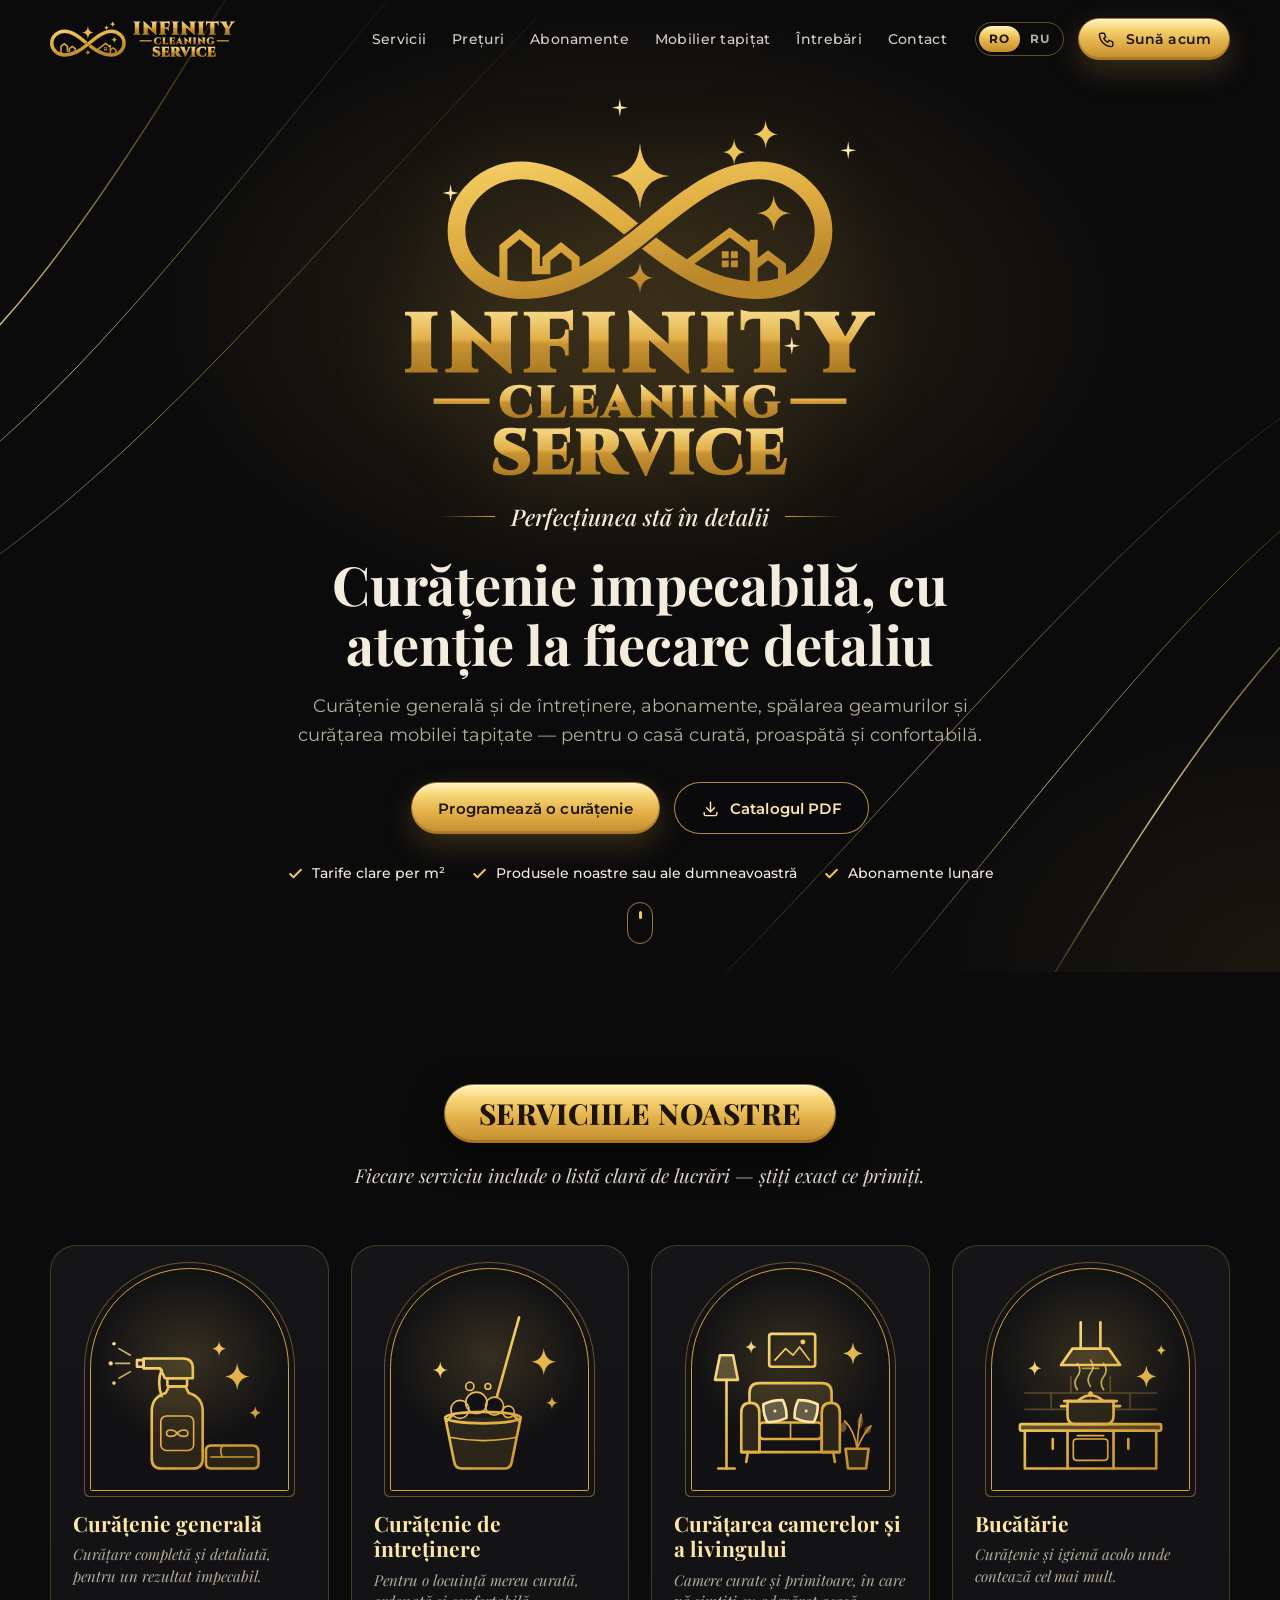
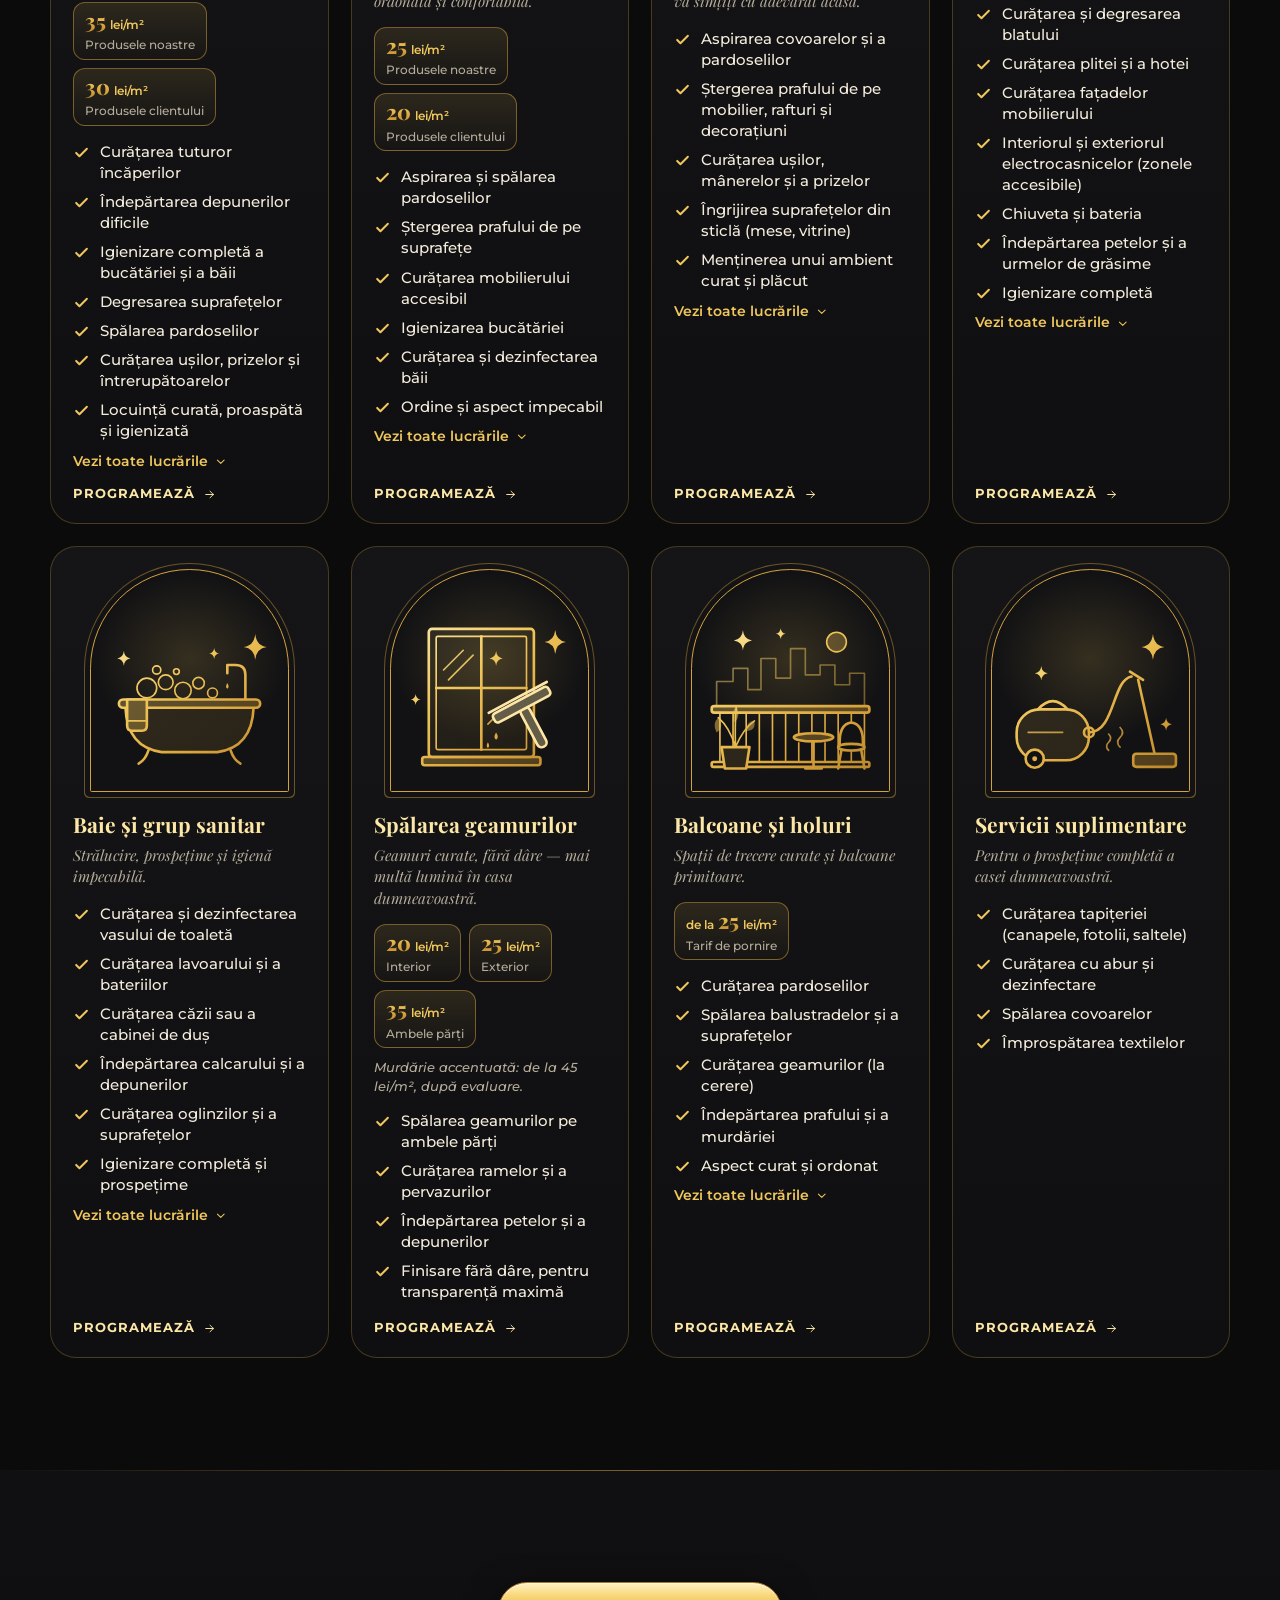
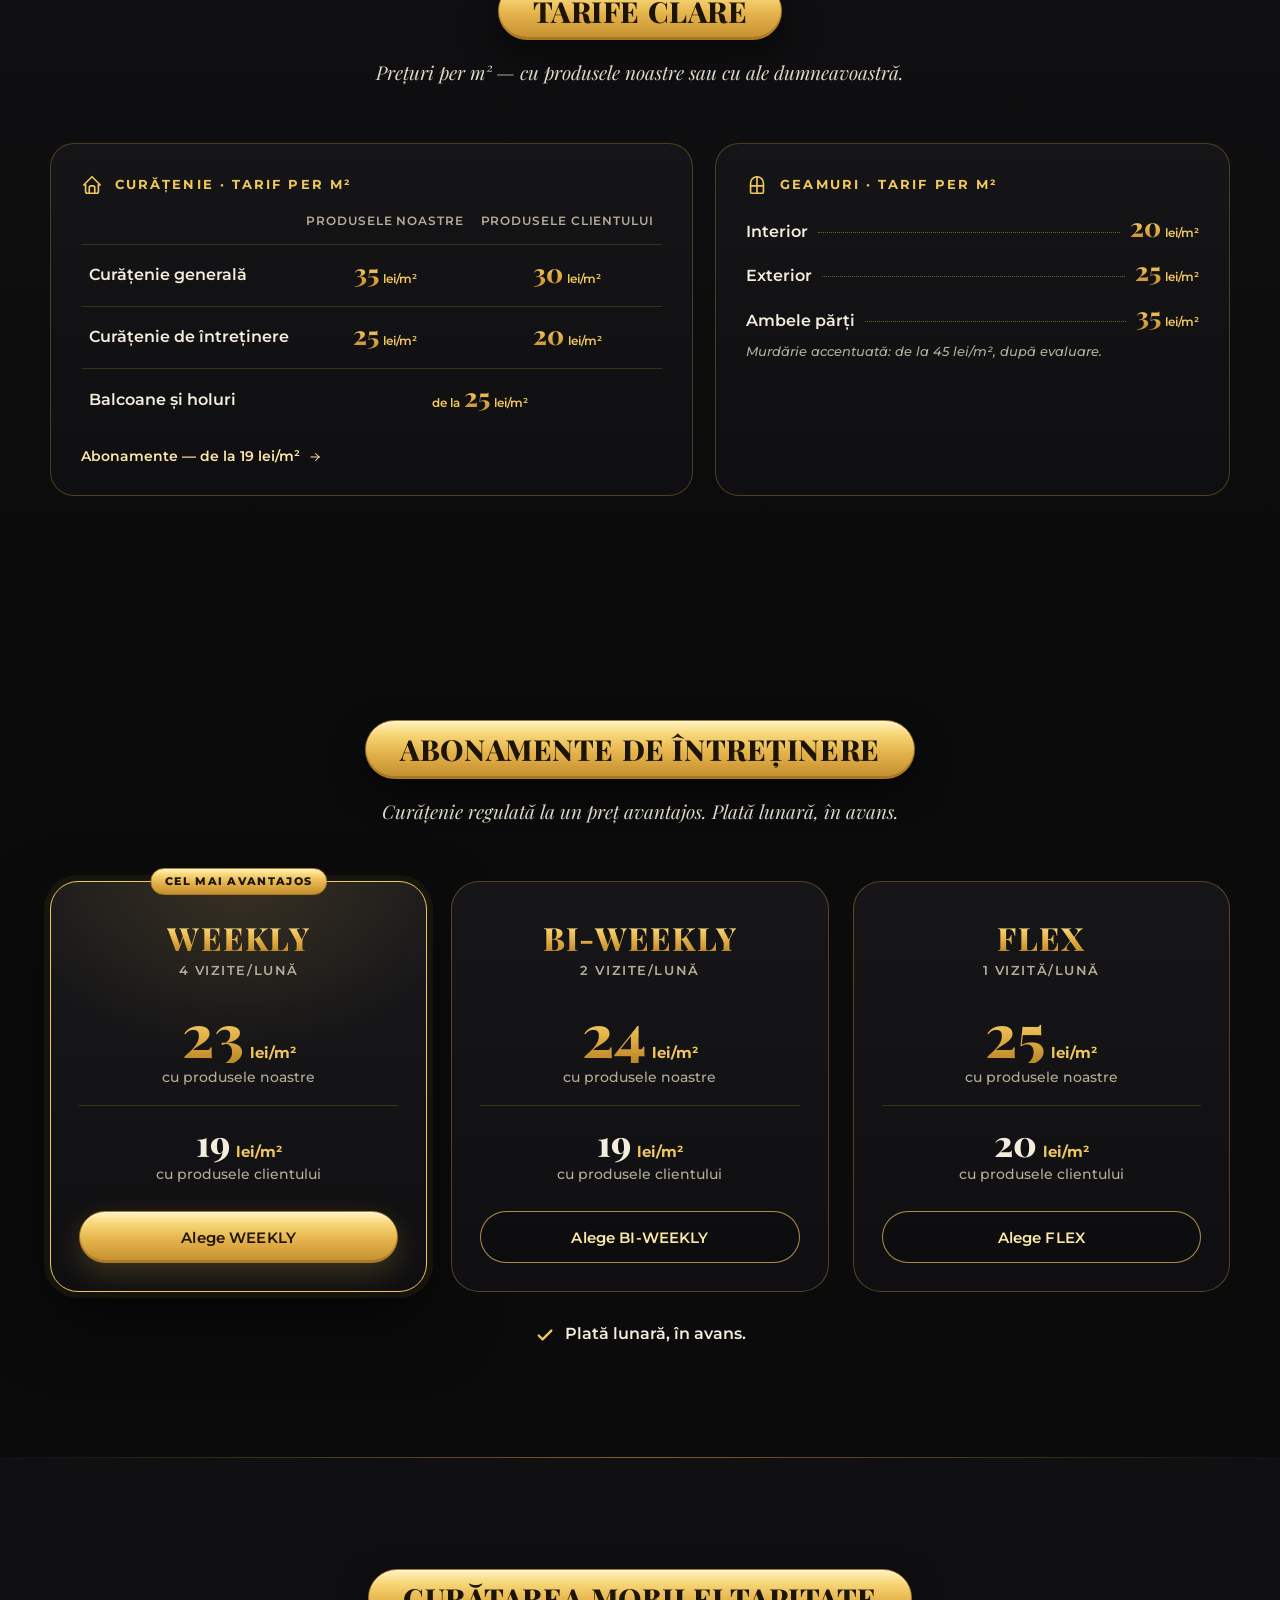
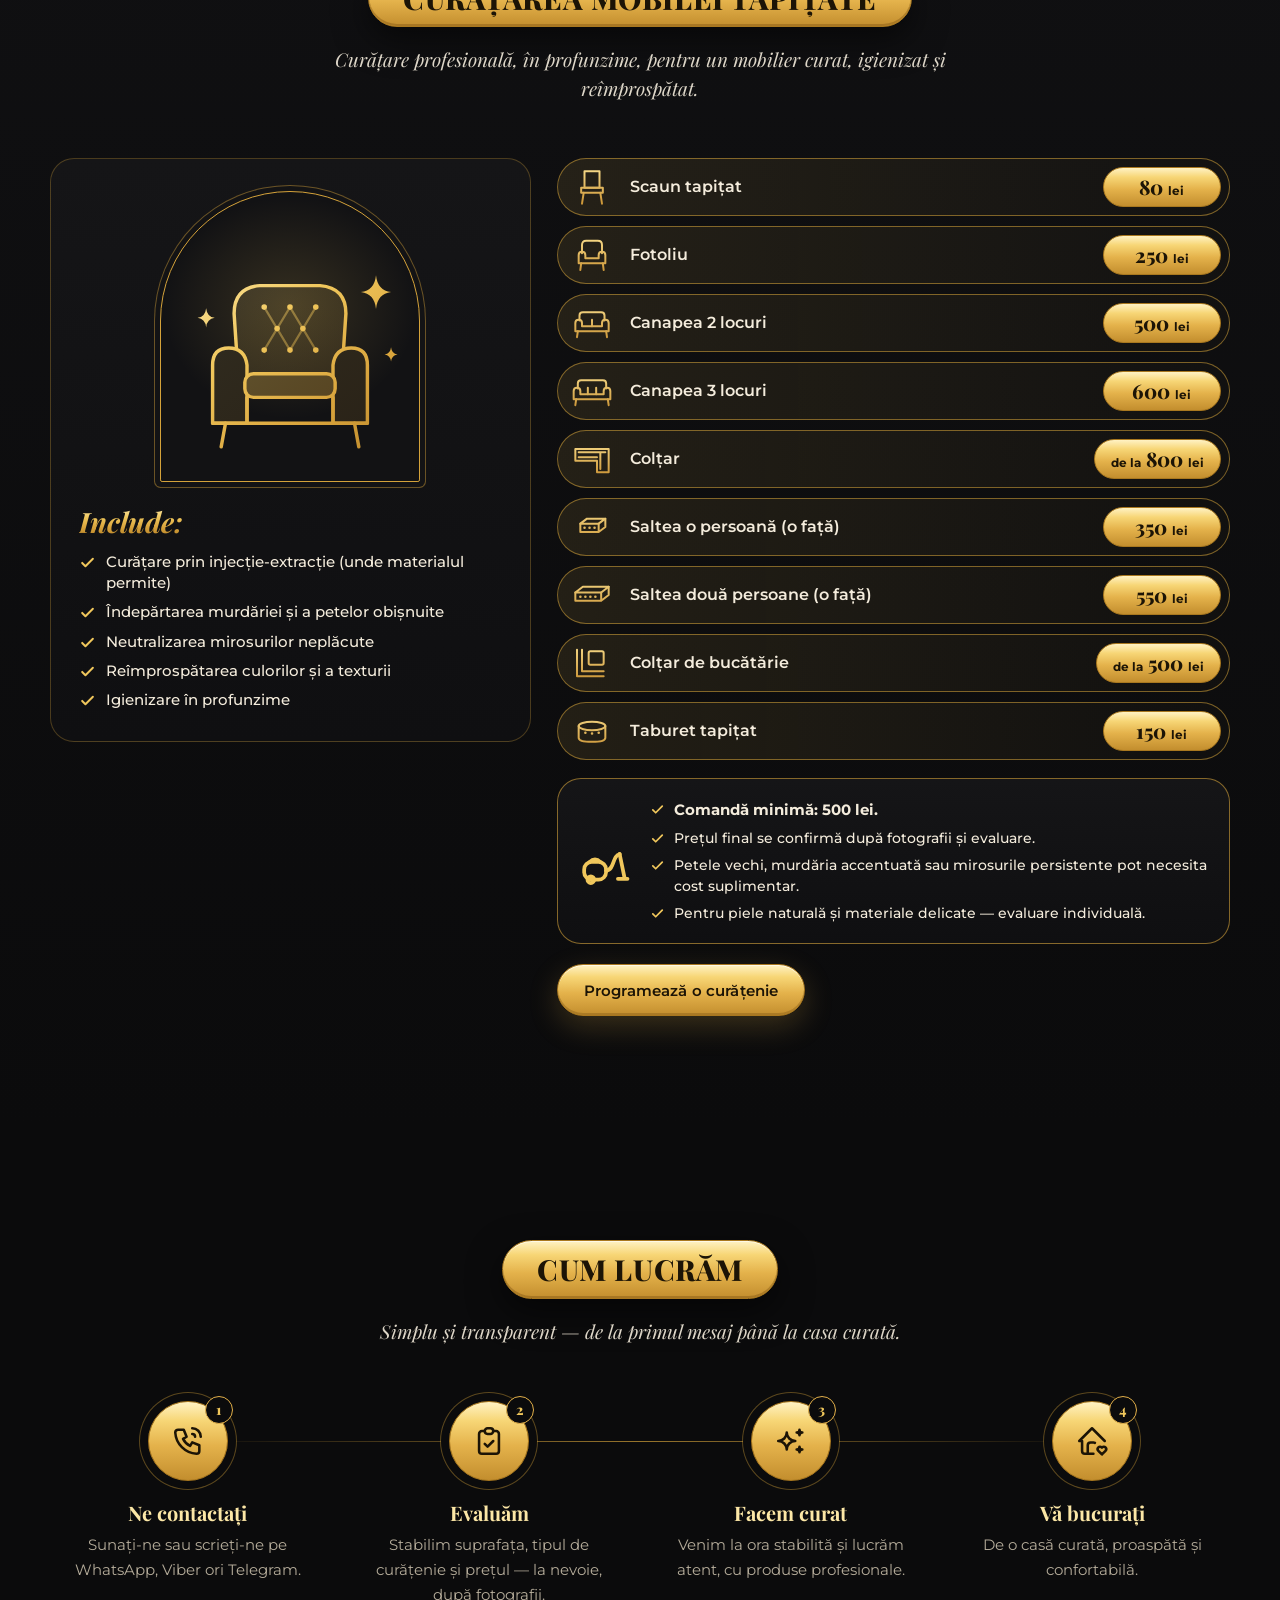
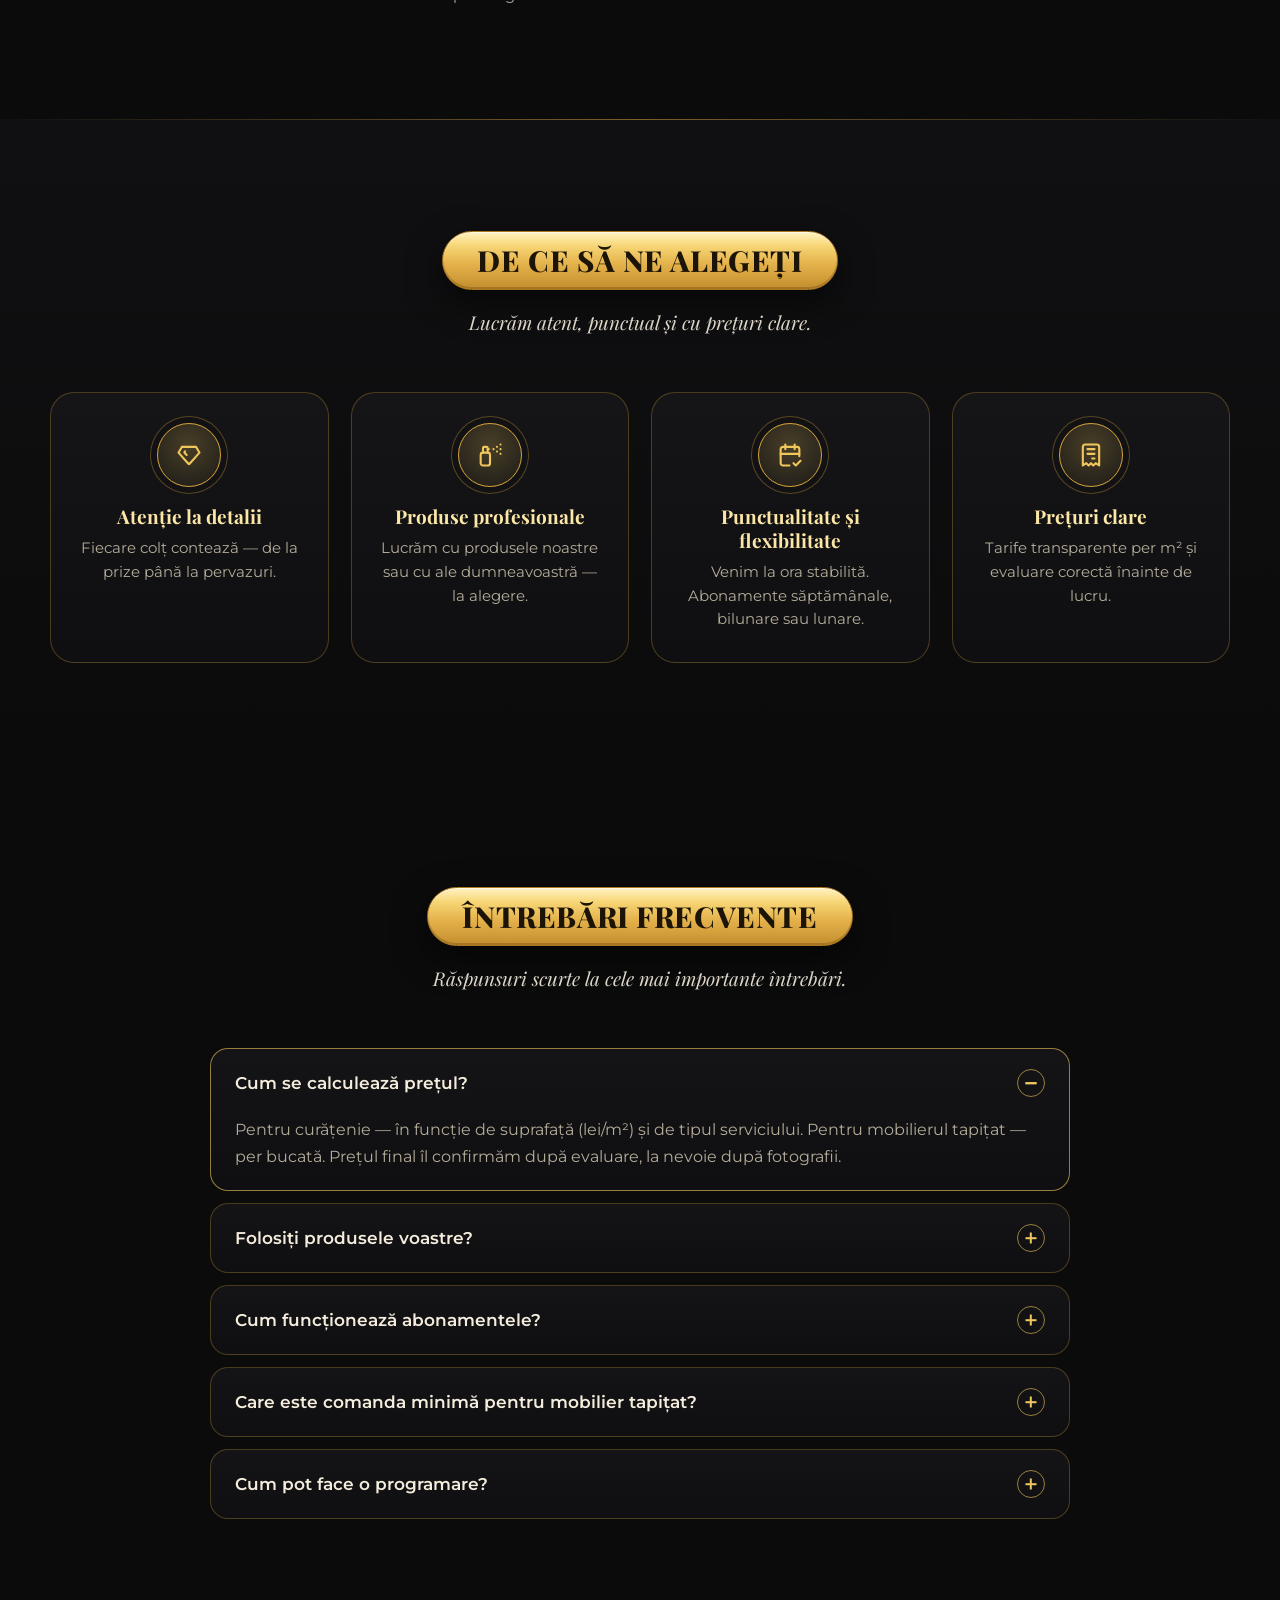
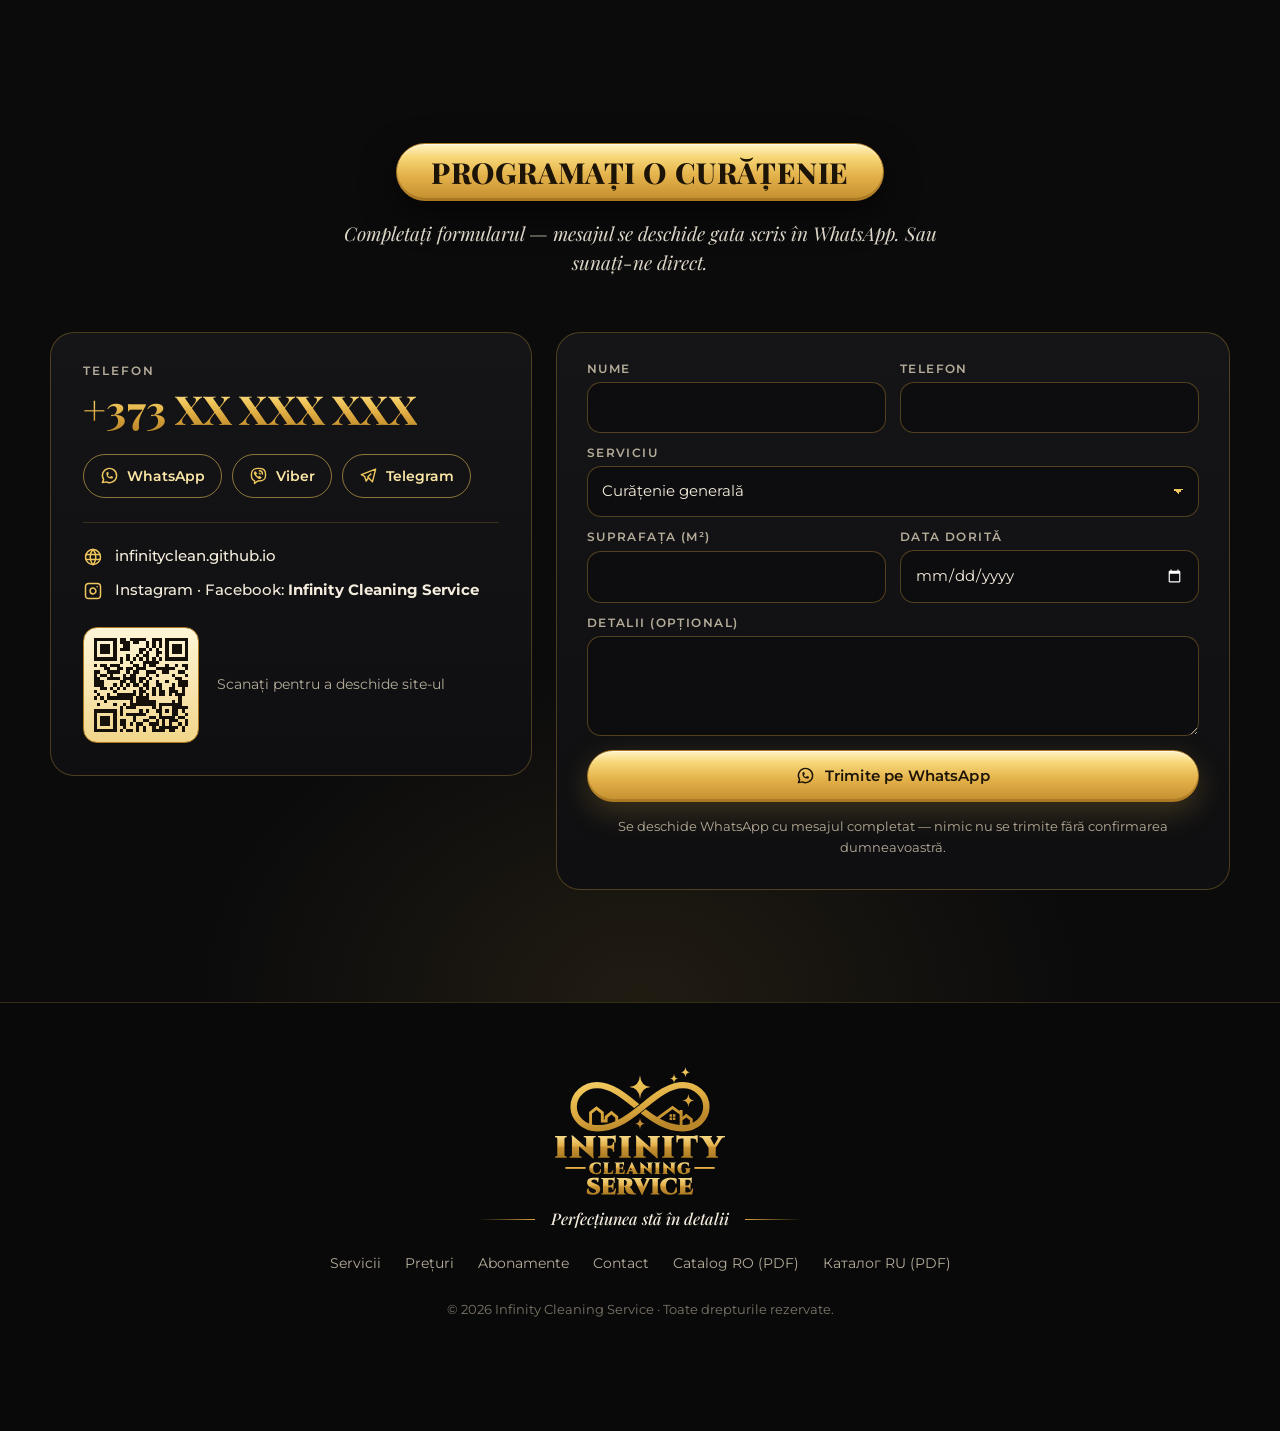
<file: noir/index.html>
<!doctype html>
<html lang="ro">
<head>
<meta charset="utf-8">
<meta name="viewport" content="width=device-width, initial-scale=1, viewport-fit=cover">
<title>Infinity Cleaning Service — curățenie profesională</title>
<meta name="description" content="Curățenie generală și de întreținere, abonamente, spălarea geamurilor, balcoane și curățarea mobilei tapițate. Tarife clare per m². Perfecțiunea stă în detalii.">
<meta name="theme-color" content="#0B0B0C">
<link rel="icon" href="../assets/img/icons/favicon.svg" type="image/svg+xml">
<link rel="icon" href="../assets/img/icons/icon-32.png" sizes="32x32" type="image/png">
<link rel="apple-touch-icon" href="../assets/img/icons/icon-180.png">
<meta property="og:type" content="website">
<meta property="og:site_name" content="Infinity Cleaning Service">
<meta property="og:title" content="Infinity Cleaning Service · Varianta 1 — Noir Royal">
<meta property="og:description" content="Perfecțiunea stă în detalii. Curățenie generală, întreținere, abonamente, geamuri, mobilier tapițat.">
<meta property="og:image" content="https://infinityclean.github.io/assets/og/noir.jpg">
<meta property="og:url" content="https://infinityclean.github.io/noir/">
<meta name="twitter:card" content="summary_large_image">
<link rel="preload" href="../assets/fonts/playfair.woff2" as="font" type="font/woff2" crossorigin>
<link rel="preload" href="../assets/fonts/montserrat.woff2" as="font" type="font/woff2" crossorigin>
<link rel="stylesheet" href="../assets/css/base.css">
<link rel="stylesheet" href="style.css">
</head>
<body>
<a class="skip" href="#main">Skip</a>

<header class="hdr" id="hdr">
  <div class="wrap hdr-in">
    <a class="brand" href="#top" aria-label="Infinity Cleaning Service"><img src="../assets/img/logo/logo-horizontal-gold.svg" alt="Infinity Cleaning Service" width="190" height="37"></a>
    <nav class="menu" id="menu" aria-label="Meniu">
      <a href="#servicii" data-t="nav.services">Servicii</a>
      <a href="#preturi" data-t="nav.prices">Prețuri</a>
      <a href="#abonamente" data-t="nav.plans">Abonamente</a>
      <a href="#tapitate" data-t="nav.upholstery">Mobilier tapițat</a>
      <a href="#intrebari" data-t="nav.faq">Întrebări</a>
      <a href="#contact" data-t="nav.contact">Contact</a>
    </nav>
    <div class="hdr-act">
      <div class="lang" role="group" aria-label="RO / RU"><button type="button" data-lang-btn="ro">RO</button><button type="button" data-lang-btn="ru">RU</button></div>
      <a class="btn btn-gold sm hide-m" data-contact="tel"><span class="i-phone"></span><span data-t="cta.call">Sună acum</span></a>
      <button class="burger" type="button" aria-controls="menu" aria-expanded="false" data-t-attr="aria-label=cta.menu"><span></span><span></span><span></span></button>
    </div>
  </div>
</header>

<main id="main">
  <section class="hero" id="top">
    <svg class="hero-lines" viewBox="0 0 1440 900" preserveAspectRatio="xMidYMid slice" aria-hidden="true">
      <defs><linearGradient id="hl" x1="0" y1="1" x2="1" y2="0"><stop offset="0" stop-color="#F0C75C" stop-opacity="0"/><stop offset=".35" stop-color="#F9E3A0" stop-opacity=".85"/><stop offset=".75" stop-color="#D4A23A" stop-opacity=".35"/><stop offset="1" stop-color="#D4A23A" stop-opacity="0"/></linearGradient></defs>
      <path d="M-40 520C160 430 300 220 520 -40"/><path d="M-40 610C220 500 400 240 680 -40"/><path d="M-40 430C110 360 210 210 360 -40"/>
      <path d="M1480 380C1280 470 1140 680 920 940"/><path d="M1480 290C1220 400 1040 660 760 940"/><path d="M1480 470C1330 540 1230 690 1080 940"/>
    </svg>
    <div class="wrap hero-in">
      <div class="hero-logo">
        <img src="../assets/img/logo/logo-stacked-gold.svg" alt="Infinity Cleaning Service" width="520" height="394">
        <i class="tw" style="left:8%;top:18%"></i><i class="tw" style="right:4%;top:6%;animation-delay:.8s"></i><i class="tw" style="left:44%;top:-6%;animation-delay:1.6s"></i><i class="tw" style="right:16%;bottom:34%;animation-delay:2.2s"></i>
      </div>
      <p class="tagline" data-t="brand.tagline">Perfecțiunea stă în detalii</p>
      <h1 class="hero-title" data-t="hero.title">Curățenie impecabilă, cu atenție la fiecare detaliu</h1>
      <p class="hero-sub" data-t="hero.sub"></p>
      <div class="hero-cta">
        <a class="btn btn-gold" href="#contact"><span data-t="cta.book">Programează o curățenie</span></a>
        <a class="btn btn-line" data-catalog href="../assets/catalog/Infinity_Catalog_RO_A5.pdf" download><span class="i-dl"></span><span data-t="cta.catalog">Catalogul PDF</span></a>
      </div>
      <ul class="facts" id="facts"></ul>
      <a class="scroll-cue" href="#servicii" aria-label="↓"><span></span></a>
    </div>
  </section>

  <section class="sec" id="servicii">
    <div class="wrap">
      <header class="sec-hd reveal"><h2 class="pill" data-t="sec.services.0">Serviciile noastre</h2><p data-t="sec.services.1"></p></header>
      <div class="svc-grid" id="svcGrid"></div>
    </div>
  </section>

  <section class="sec alt" id="preturi">
    <div class="wrap">
      <header class="sec-hd reveal"><h2 class="pill" data-t="sec.prices.0">Tarife clare</h2><p data-t="sec.prices.1"></p></header>
      <div class="board" id="board"></div>
    </div>
  </section>

  <section class="sec" id="abonamente">
    <div class="wrap">
      <header class="sec-hd reveal"><h2 class="pill" data-t="sec.plans.0">Abonamente</h2><p data-t="sec.plans.1"></p></header>
      <div class="plans" id="plans"></div>
    </div>
  </section>

  <section class="sec alt" id="tapitate">
    <div class="wrap">
      <header class="sec-hd reveal"><h2 class="pill" data-t="sec.upholstery.0">Mobilier tapițat</h2><p data-t="sec.upholstery.1"></p></header>
      <div class="uph" id="uph"></div>
    </div>
  </section>

  <section class="sec" id="proces">
    <div class="wrap">
      <header class="sec-hd reveal"><h2 class="pill" data-t="sec.process.0">Cum lucrăm</h2><p data-t="sec.process.1"></p></header>
      <ol class="steps" id="steps"></ol>
    </div>
  </section>

  <section class="sec alt" id="de-ce">
    <div class="wrap">
      <header class="sec-hd reveal"><h2 class="pill" data-t="sec.why.0">De ce noi</h2><p data-t="sec.why.1"></p></header>
      <div class="values" id="values"></div>
    </div>
  </section>

  <section class="sec" id="intrebari">
    <div class="wrap narrow">
      <header class="sec-hd reveal"><h2 class="pill" data-t="sec.faq.0">Întrebări</h2><p data-t="sec.faq.1"></p></header>
      <div class="faq" id="faq"></div>
    </div>
  </section>

  <section class="sec contact" id="contact">
    <div class="wrap">
      <header class="sec-hd reveal"><h2 class="pill" data-t="sec.contact.0">Contact</h2><p data-t="sec.contact.1"></p></header>
      <div class="contact-grid">
        <div class="card ccard reveal" id="ccard"></div>
        <form class="card form reveal" id="form" novalidate>
          <div class="row2">
            <label><span data-t="form.name">Nume</span><input name="name" autocomplete="name"></label>
            <label><span data-t="form.phone">Telefon</span><input name="phone" type="tel" autocomplete="tel" inputmode="tel"></label>
          </div>
          <label><span data-t="form.service">Serviciu</span><select name="service" id="fService"></select></label>
          <div class="row2">
            <label><span data-t="form.area">Suprafața (m²)</span><input name="area" inputmode="decimal"></label>
            <label><span data-t="form.date">Data dorită</span><input name="date" type="date"></label>
          </div>
          <label><span data-t="form.message">Detalii</span><textarea name="message" rows="3"></textarea></label>
          <button class="btn btn-gold wide" type="submit"><span class="i-wa"></span><span data-t="form.send">Trimite pe WhatsApp</span></button>
          <p class="hint" data-t="form.hint"></p>
        </form>
      </div>
    </div>
  </section>
</main>

<footer class="ftr">
  <div class="wrap ftr-in">
    <img class="ftr-logo" src="../assets/img/logo/logo-stacked-gold.svg" alt="Infinity Cleaning Service" width="180" height="136" loading="lazy">
    <p class="tagline sm" data-t="brand.tagline">Perfecțiunea stă în detalii</p>
    <nav class="ftr-nav">
      <a href="#servicii" data-t="nav.services">Servicii</a><a href="#preturi" data-t="nav.prices">Prețuri</a><a href="#abonamente" data-t="nav.plans">Abonamente</a><a href="#contact" data-t="nav.contact">Contact</a>
      <a data-catalog="ro" href="../assets/catalog/Infinity_Catalog_RO_A5.pdf" download>Catalog RO (PDF)</a><a data-catalog="ru" href="../assets/catalog/Infinity_Catalog_RU_A5.pdf" download>Каталог RU (PDF)</a>
    </nav>
    <p class="copy">© <span data-year>2026</span> Infinity Cleaning Service · <span data-t="misc.rights">Toate drepturile rezervate.</span></p>
  </div>
</footer>

<nav class="mbar" aria-label="Contact rapid">
  <a data-contact="tel"><span class="i-phone"></span><span data-t="cta.call">Sună</span></a>
  <a data-contact="whatsapp" class="wa"><span class="i-wa"></span>WhatsApp</a>
</nav>

<script src="../assets/js/data.js"></script>
<script src="../assets/js/icons.js"></script>
<script src="../assets/js/illustrations.js"></script>
<script src="../assets/js/qrcode.js"></script>
<script src="../assets/js/core.js"></script>
<script src="app.js"></script>
</body>
</html>
</file>
<file: assets/css/base.css>
/* Infinity Cleaning Service — shared web base (fonts, brand tokens, utilities) */
@font-face{font-family:"Playfair Display";src:url("../fonts/playfair.woff2") format("woff2");font-weight:400 900;font-style:normal;font-display:swap}
@font-face{font-family:"Playfair Display";src:url("../fonts/playfair-italic.woff2") format("woff2");font-weight:400 900;font-style:italic;font-display:swap}
@font-face{font-family:"Montserrat";src:url("../fonts/montserrat.woff2") format("woff2");font-weight:100 900;font-style:normal;font-display:swap}
@font-face{font-family:"Montserrat";src:url("../fonts/montserrat-italic.woff2") format("woff2");font-weight:100 900;font-style:italic;font-display:swap}

:root{
  --ink:#0B0B0C; --ink-2:#111113; --ink-3:#18181B; --ink-4:#222226;
  --cream:#F4ECDC; --muted:#B5AC9A; --line:rgba(212,162,58,.28);
  --g1:#FCE7A6; --g2:#F0C75C; --g3:#E2B04A; --g4:#D4A23A; --g5:#C99233; --g6:#B9862A; --g7:#8F661C;
  --gold:linear-gradient(180deg,#FCE7A6 0%,#F0C75C 34%,#D9A43C 68%,#B9862A 100%);
  --gold-x:linear-gradient(100deg,#B9862A 0%,#F0C75C 30%,#FCE7A6 50%,#E2B04A 70%,#B9862A 100%);
  --pill:linear-gradient(180deg,#FFF2C4 0%,#F7D676 24%,#E4B24B 56%,#C38E2E 100%);
  --serif:"Playfair Display",Georgia,"Times New Roman",serif;
  --sans:"Montserrat",system-ui,-apple-system,"Segoe UI",Roboto,Arial,sans-serif;
  --ill-bg:#121214;
}
*,*::before,*::after{box-sizing:border-box}
html{-webkit-text-size-adjust:100%;scroll-behavior:smooth;scroll-padding-top:84px}
body{margin:0;min-height:100vh;text-rendering:optimizeLegibility;-webkit-font-smoothing:antialiased}
img,svg,video{max-width:100%;display:block}
button,input,select,textarea{font:inherit;color:inherit}
a{color:inherit}
:focus-visible{outline:2px solid var(--g2);outline-offset:3px;border-radius:4px}
.gold-text{background:var(--gold);-webkit-background-clip:text;background-clip:text;color:transparent}
.sr-only{position:absolute!important;width:1px;height:1px;padding:0;margin:-1px;overflow:hidden;clip:rect(0,0,0,0);white-space:nowrap;border:0}
.ic{width:1em;height:1em;flex:none;display:inline-block;vertical-align:middle}

/* reveal on scroll (only when JS is running) */
.js .reveal{opacity:0;transform:translateY(22px);transition:opacity .8s cubic-bezier(.2,.7,.2,1),transform .8s cubic-bezier(.2,.7,.2,1)}
.js .reveal.in{opacity:1;transform:none}

/* toast */
.ics-toast{position:fixed;left:50%;bottom:calc(22px + env(safe-area-inset-bottom));z-index:200;transform:translate(-50%,16px);opacity:0;pointer-events:none;
  max-width:min(92vw,460px);padding:12px 18px;border-radius:14px;background:#17171A;color:var(--cream);border:1px solid rgba(212,162,58,.5);
  box-shadow:0 14px 40px rgba(0,0,0,.5);font:500 14px/1.4 var(--sans);text-align:center;transition:.35s ease}
.ics-toast.show{opacity:1;transform:translate(-50%,0)}

/* sparkle twinkle used by several variants */
@keyframes ics-twinkle{0%,100%{opacity:.25;transform:scale(.6) rotate(0)}50%{opacity:1;transform:scale(1) rotate(45deg)}}
@keyframes ics-shine{from{background-position:200% 0}to{background-position:-200% 0}}

@media (prefers-reduced-motion:reduce){
  html{scroll-behavior:auto}
  .js .reveal{opacity:1;transform:none;transition:none}
  *,*::before,*::after{animation-duration:.001ms!important;animation-iteration-count:1!important;transition-duration:.001ms!important}
}
</file>
<file: assets/css/catalog-web.css>
/* generated by src/tools/build.py from src/print/catalog.css - do not edit */
.cat{
  --ink:#0C0C0D; --ink2:#131315; --ink3:#1B1B1E;
  --cream:#F4ECDC; --muted:#B9AF9C;
  --g1:#FCE7A6; --g2:#F0C75C; --g3:#E2B04A; --g4:#D4A23A; --g5:#C99233; --g6:#B9862A; --g7:#8F661C;
  --gold:linear-gradient(180deg,#FCE7A6 0%,#F0C75C 34%,#D9A43C 68%,#B9862A 100%);
  --pill:linear-gradient(180deg,#FFF2C4 0%,#F7D676 24%,#E4B24B 56%,#C38E2E 100%);
  --ill-bg:#121214;
  --serif:"Playfair Display",Georgia,serif;
  --sans:"Montserrat",Arial,sans-serif;
}
.cat *{box-sizing:border-box}
.cat .page{position:relative;width:calc(var(--w) + 2*var(--b));height:calc(var(--h) + 2*var(--b));overflow:hidden;zoom:var(--z);
  background:var(--ink);color:var(--cream);break-after:page;page-break-after:always}
.cat .page:last-child{break-after:auto;page-break-after:auto}
.cat .bg{position:absolute;inset:0;
  background:
    radial-gradient(70% 34% at 50% 0%,rgba(226,176,74,.17),rgba(226,176,74,0) 100%),
    radial-gradient(60% 30% at 100% 100%,rgba(226,176,74,.10),rgba(226,176,74,0) 100%),
    radial-gradient(60% 30% at 0% 100%,rgba(226,176,74,.05),rgba(226,176,74,0) 100%),
    linear-gradient(180deg,#121214 0%,#0B0B0C 55%,#0E0E10 100%)}
.cat .decor{position:absolute;left:var(--b);top:var(--b);width:var(--w);height:var(--h);overflow:visible}
.cat .decor .sw{fill:none;stroke-linecap:round}
.cat .decor .frame{fill:none;stroke:url(#gFrame);stroke-width:.3}
.cat .wm{position:absolute;left:50%;top:50%;transform:translate(-50%,-50%);opacity:.05;width:101.4cqw;pointer-events:none}
.cat .sheet{position:absolute;left:var(--b);top:var(--b);width:var(--w);height:var(--h);padding:6.081cqw 7.77cqw 8.784cqw;
  display:flex;flex-direction:column;align-items:center;font-size:calc(var(--k,1) * 2.169cqw);line-height:1.32}
.cat .logo{display:block;height:12.84cqw;width:auto}
.cat .logo.sm{height:10.14cqw}
.cat .pill{margin:2.703cqw 0 0;padding:1.554cqw 4.73cqw 1.419cqw;border-radius:20.27cqw;background:var(--pill);color:#1C1406;
  font:800 1.62em/1.12 var(--serif);text-transform:uppercase;letter-spacing:.015em;text-align:center;max-width:79.73cqw;
  border:0.2027cqw solid #A9781F;box-shadow:inset 0 0.3041cqw 0 rgba(255,255,255,.6),inset 0 -0.3378cqw 0 rgba(122,82,18,.45),0 0.6081cqw 1.622cqw rgba(0,0,0,.55)}
.cat .lead{margin:1.892cqw 0 0;font:italic 400 1.2em/1.34 var(--serif);color:var(--cream);text-align:center;max-width:75.68cqw}
.cat .gold-text{color:var(--g2)}
.cat .gt-b{display:inline-block;width:0;height:0;vertical-align:baseline}
.cat .gold-svg svg{overflow:visible;display:inline-block}
.cat .gold-svg text{font:inherit;letter-spacing:inherit}
.cat .orn{display:flex;align-items:center;gap:1.622cqw;color:var(--g4)}
.cat .orn i{display:block;height:0.1892cqw;width:12.16cqw;background:linear-gradient(90deg,rgba(212,162,58,0),var(--g4))}
.cat .orn i:last-child{transform:scaleX(-1)}
.cat .orn svg{width:2.162cqw;height:2.432cqw;fill:var(--g3)}
.cat .ic{width:1em;height:1em;flex:none}
.cat .mid{display:flex;gap:4.73cqw;align-items:center;justify-content:center;margin-top:4.73cqw;width:100%}
.cat .arch{--ill-bg:#121214;position:relative;flex:none;width:35.14cqw;height:41.22cqw;border-radius:17.57cqw 17.57cqw 2.027cqw 2.027cqw;background:#121214;
  border:0.2162cqw solid var(--g4);box-shadow:0 0 0 0.7432cqw #0C0C0D,0 0 0 0.9324cqw rgba(212,162,58,.55);overflow:hidden;
  display:flex;align-items:flex-end;justify-content:center}
.cat .p-tariffs .arch{width:38.51cqw;height:45.27cqw;border-radius:19.26cqw 19.26cqw 2.027cqw 2.027cqw}
.cat .arch::before{content:"";position:absolute;inset:0;background:radial-gradient(70% 55% at 50% 38%,rgba(240,199,92,.14),rgba(240,199,92,0) 100%)}
.cat .arch svg{position:relative;width:100%;height:auto;margin-bottom:-3.2%}
.cat .arch.big{width:41.89cqw;height:48.65cqw;border-radius:20.95cqw 20.95cqw 2.027cqw 2.027cqw}
.cat .arch.med{width:29.73cqw;height:33.78cqw;border-radius:14.86cqw 14.86cqw 2.027cqw 2.027cqw}
.cat .arch.sm{width:20.95cqw;height:24.32cqw;border-radius:10.47cqw 10.47cqw 1.689cqw 1.689cqw}
.cat .tariffs{display:flex;flex-direction:column;gap:1.757cqw;min-width:33.78cqw}
.cat .tag{align-self:flex-start;background:var(--pill);color:#1C1406;font:800 .86em/1 var(--sans);padding:0.8784cqw 2.297cqw 0.8108cqw;border-radius:1.081cqw;
  text-transform:uppercase;letter-spacing:.12em;border:0.1689cqw solid #A9781F}
.cat .price{display:flex;align-items:center;gap:2.027cqw}
.cat .price .box{flex:none;min-width:16.89cqw;padding:1.014cqw 1.622cqw 0.8784cqw;border:0.2162cqw solid var(--g4);border-radius:1.622cqw;text-align:center;
  background:linear-gradient(180deg,rgba(240,199,92,.16),rgba(240,199,92,.03));white-space:nowrap}
.cat .price .from{display:block;font:600 .74em/1 var(--sans);color:var(--g2);text-transform:lowercase;margin-bottom:0.2703cqw}
.cat .price .v{font:800 2em/1 var(--serif)}
.cat .price .u{font:700 .8em/1 var(--sans);color:var(--g2);margin-left:0.473cqw}
.cat .price .lbl{font:500 .98em/1.22 var(--sans);color:var(--cream)}
.cat .note{margin-top:0.6757cqw;font:italic 500 .86em/1.3 var(--sans);color:var(--muted);max-width:37.84cqw}
.cat .inc{margin-top:5.405cqw;width:100%;max-width:79.73cqw}
.cat .inc h3{margin:0 0 1.622cqw;font:italic 700 1.7em/1 var(--serif)}
.cat .checks{list-style:none;margin:0;padding:0;display:grid;gap:1.419cqw}
.cat .checks li{display:grid;grid-template-columns:2.973cqw 1fr;gap:1.622cqw;align-items:start;font:500 1em/1.3 var(--sans);color:var(--cream)}
.cat .checks .ic{width:2.905cqw;height:2.905cqw;color:var(--g3);margin-top:-0.1014cqw}
.cat .inc.center{display:flex;flex-direction:column;align-items:center}
.cat .inc.center .checks{width:auto}
.cat .inc.two .checks{grid-template-columns:1fr 1fr;column-gap:4.054cqw}
.cat .plans{display:grid;gap:2.432cqw;width:100%;max-width:81.08cqw;margin-top:4.392cqw}
.cat .plan{position:relative;display:grid;grid-template-columns:20.95cqw 1fr 1fr;gap:2.027cqw;align-items:center;padding:1.892cqw 2.162cqw;border-radius:2.027cqw;
  border:0.2162cqw solid rgba(212,162,58,.75);background:linear-gradient(90deg,rgba(240,199,92,.13),rgba(240,199,92,.02) 60%)}
.cat .plan.hi{border-color:var(--g2);box-shadow:0 0 0 0.4054cqw rgba(240,199,92,.18)}
.cat .plan .nm{font:800 1.5em/1 var(--serif);letter-spacing:.02em}
.cat .plan .vs{display:block;margin-top:0.6757cqw;font:600 .82em/1 var(--sans);color:var(--muted);letter-spacing:.02em}
.cat .plan .pp{display:flex;flex-direction:column;align-items:center;justify-content:center;text-align:center;padding:0.9459cqw 0.6757cqw;border-radius:1.351cqw;background:rgba(0,0,0,.35);border:0.1689cqw solid rgba(212,162,58,.45)}
.cat .plan .pp b{font:800 1.55em/1 var(--serif)}
.cat .plan .pp b small{font:700 .52em/1 var(--sans);color:var(--g2);margin-left:0.6081cqw}
.cat .plan .pp > span{margin-top:0.5405cqw;font:500 .74em/1.15 var(--sans);color:var(--cream)}
.cat .plan .ribbon{position:absolute;right:2.027cqw;top:-1.419cqw;background:var(--pill);color:#1C1406;font:800 .64em/1 var(--sans);text-transform:uppercase;letter-spacing:.1em;padding:0.6081cqw 1.486cqw;border-radius:0.8108cqw;border:0.1351cqw solid #A9781F}
.cat .paynote{margin-top:2.838cqw;display:flex;align-items:center;gap:1.351cqw;font:600 1.08em/1 var(--sans)}
.cat .paynote .ic{width:3.378cqw;height:3.378cqw;color:var(--g3)}
.cat .uph-top{display:grid;grid-template-columns:1fr 20.95cqw;gap:2.703cqw;align-items:center;width:100%;margin-top:2.297cqw}
.cat .uph-top .inc{margin-top:0}
.cat .uph-top .checks{gap:0.6757cqw}
.cat .uph-top .checks li{font-size:.9em}
.cat .uph-top .inc h3{font-size:1.5em;margin-bottom:1.216cqw}
.cat .ptable{width:100%;margin-top:2.297cqw;display:grid;gap:0.7095cqw}
.cat .prow{display:grid;grid-template-columns:6.081cqw 1fr 18.24cqw;align-items:center;gap:1.622cqw;height:4.291cqw;padding:0 0.5405cqw 0 1.351cqw;border-radius:2.162cqw;
  border:0.1892cqw solid rgba(212,162,58,.75);background:linear-gradient(90deg,rgba(240,199,92,.10),rgba(240,199,92,.02))}
.cat .prow .ics-mini{width:4.324cqw;height:4.324cqw}
.cat .prow .nm{font:600 1em/1.1 var(--sans);color:var(--cream)}
.cat .prow .pr{height:3.243cqw;border-radius:1.622cqw;background:var(--pill);color:#1C1406;display:flex;align-items:center;justify-content:center;gap:0.5405cqw;
  font:800 1.12em/1 var(--serif);border:0.1486cqw solid #A9781F}
.cat .prow .pr small{font:700 .66em/1 var(--sans)}
.cat .notes{margin-top:2.027cqw;width:100%;display:grid;grid-template-columns:7.432cqw 1fr;gap:1.757cqw;align-items:center;padding:1.554cqw 2.027cqw;border-radius:2.027cqw;
  background:linear-gradient(180deg,rgba(240,199,92,.16),rgba(240,199,92,.05));border:0.2027cqw solid var(--g4)}
.cat .notes .big{width:7.432cqw;height:7.432cqw;color:var(--g3)}
.cat .notes ul{list-style:none;margin:0;padding:0;display:grid;gap:0.6081cqw}
.cat .notes li{display:grid;grid-template-columns:2.297cqw 1fr;gap:1.081cqw;font:500 .84em/1.22 var(--sans)}
.cat .notes li:first-child{font-weight:700;font-size:.98em}
.cat .notes .ic{width:2.297cqw;height:2.297cqw;color:var(--g3)}
.cat .about-text{margin-top:3.378cqw;max-width:78.38cqw;text-align:center;font:400 1.08em/1.55 var(--sans);color:var(--cream)}
.cat .quote{margin-top:4.054cqw;text-align:center}
.cat .quote p{margin:1.622cqw 0;font:italic 600 1.7em/1.2 var(--serif)}
.cat .h2{margin:4.73cqw 0 0;font:700 1.25em/1 var(--serif);text-transform:uppercase;letter-spacing:.14em;text-align:center}
.cat .values{display:grid;grid-template-columns:1fr 1fr;gap:3.041cqw 4.054cqw;width:100%;margin-top:3.378cqw}
.cat .value{display:grid;grid-template-columns:7.432cqw 1fr;gap:2.027cqw;align-items:start}
.cat .medal{width:7.432cqw;height:7.432cqw;border-radius:50%;display:grid;place-items:center;color:var(--g2);
  border:0.2027cqw solid var(--g4);background:radial-gradient(circle at 50% 35%,rgba(240,199,92,.22),rgba(240,199,92,.04));box-shadow:0 0 0 0.5405cqw #0C0C0D,0 0 0 0.7095cqw rgba(212,162,58,.4)}
.cat .medal .ic{width:3.784cqw;height:3.784cqw}
.cat .value h3{margin:0.4054cqw 0 0.6757cqw;font:700 1.08em/1.15 var(--serif);color:var(--g1)}
.cat .value p{margin:0;font:400 .9em/1.38 var(--sans);color:var(--muted)}
.cat .toc{width:100%;max-width:79.73cqw;margin-top:4.054cqw;display:grid;gap:1.385cqw}
.cat .toc a{display:grid;grid-template-columns:5.405cqw auto 1fr auto;gap:1.757cqw;align-items:center;text-decoration:none;color:var(--cream)}
.cat .toc .medal{width:5.405cqw;height:5.405cqw;box-shadow:none}
.cat .toc .medal .ic{width:2.838cqw;height:2.838cqw}
.cat .toc .t{font:600 1.04em/1.2 var(--sans)}
.cat .toc .dots{border-bottom:0.2365cqw dotted rgba(212,162,58,.6);transform:translateY(0.8108cqw)}
.cat .toc .n{font:800 1.2em/1 var(--serif);color:var(--g2);min-width:4.054cqw;text-align:right}
.cat .toc .sep{height:0.1689cqw;margin:0.8108cqw 0;background:linear-gradient(90deg,rgba(212,162,58,0),rgba(212,162,58,.6),rgba(212,162,58,0))}
.cat .sum{width:100%;margin-top:3.108cqw;display:grid;gap:2.432cqw}
.cat .sum h3{margin:0 0 1.081cqw;font:700 .95em/1 var(--sans);text-transform:uppercase;letter-spacing:.14em;color:var(--g2);display:flex;align-items:center;gap:1.351cqw}
.cat .sum h3::after{content:"";flex:1;height:0.1689cqw;background:linear-gradient(90deg,rgba(212,162,58,.7),rgba(212,162,58,0))}
.cat .tbl{width:100%;border-collapse:collapse;font-size:.98em}
.cat .tbl th{font:600 .78em/1.1 var(--sans);color:var(--muted);text-align:center;padding:0 0.6757cqw 0.8108cqw;text-transform:uppercase;letter-spacing:.05em}
.cat .tbl th:first-child{text-align:left}
.cat .tbl td{padding:0.8446cqw 0.6757cqw;border-top:0.1486cqw solid rgba(212,162,58,.25);font:500 1em/1.2 var(--sans)}
.cat .tbl td.v{text-align:center;font:800 1.18em/1 var(--serif);white-space:nowrap}
.cat .tbl td.v small{font:700 .58em/1 var(--sans);color:var(--g2);margin-left:0.3378cqw}
.cat .tbl tr:first-child td{border-top:none}
.cat .grid2{display:grid;grid-template-columns:1fr 1fr;column-gap:4.054cqw}
.cat .grid2 .tbl td:first-child{font-size:.94em}
.cat .steps{width:100%;max-width:79.73cqw;margin-top:4.054cqw;display:grid;gap:2.838cqw;position:relative}
.cat .steps::before{content:"";position:absolute;left:4.392cqw;top:4.054cqw;bottom:4.054cqw;width:0.2027cqw;background:linear-gradient(180deg,var(--g4),rgba(212,162,58,.15))}
.cat .step{position:relative;display:grid;grid-template-columns:8.784cqw 1fr;gap:2.703cqw;align-items:center}
.cat .step .num{position:relative;width:8.784cqw;height:8.784cqw;border-radius:50%;background:var(--pill);display:grid;place-items:center;color:#1C1406;border:0.2027cqw solid #A9781F;
  box-shadow:0 0 0 0.6757cqw #0C0C0D}
.cat .step .num .ic{width:4.189cqw;height:4.189cqw;stroke-width:1.9}
.cat .step .num b{position:absolute;right:-1.081cqw;top:-0.9459cqw;width:3.378cqw;height:3.378cqw;border-radius:50%;background:#0C0C0D;border:0.2027cqw solid var(--g4);color:var(--g2);
  font:800 .82em/2.973cqw var(--serif);text-align:center}
.cat .step h3{margin:0 0 0.5405cqw;font:700 1.24em/1.1 var(--serif);color:var(--g1)}
.cat .step p{margin:0;font:400 .95em/1.38 var(--sans);color:var(--cream)}
.cat .infobox{width:100%;max-width:79.73cqw;margin-top:4.392cqw;padding:2.432cqw 2.973cqw;border-radius:2.027cqw;border:0.2027cqw solid var(--g4);
  background:linear-gradient(180deg,rgba(240,199,92,.14),rgba(240,199,92,.03))}
.cat .infobox h3{margin:0 0 1.622cqw;font:italic 700 1.45em/1 var(--serif)}
.cat .infobox .checks{gap:0.9459cqw}
.cat .infobox .checks li{font-size:.93em}
.cat .p-cover .sheet{justify-content:flex-start;padding-top:13.51cqw}
.cat .cover-logo{width:64.86cqw;height:auto;display:block}
.cat .cover-tag{margin-top:4.054cqw;font:italic 500 1.75em/1.2 var(--serif);color:var(--cream);text-align:center}
.cat .cover-title{margin-top:6.081cqw;text-align:center}
.cat .cover-title .k{display:block;font:800 3.6em/1 var(--serif);letter-spacing:.06em;text-transform:uppercase}
.cat .cover-title .s{display:block;margin-top:1.622cqw;font:700 1.55em/1 var(--serif);letter-spacing:.42em;text-transform:uppercase;color:var(--cream);padding-left:.42em}
.cat .cover-strip{position:absolute;left:7.432cqw;right:7.432cqw;bottom:13.51cqw;display:flex;justify-content:center;gap:3.108cqw}
.cat .cover-strip .medal{width:8.108cqw;height:8.108cqw}
.cat .cover-strip .medal .ic{width:4.054cqw;height:4.054cqw}
.cat .cover-foot{position:absolute;left:0;right:0;bottom:6.757cqw;text-align:center;font:600 .82em/1 var(--sans);letter-spacing:.3em;color:var(--g3);text-transform:uppercase}
.cat .p-contact .sheet{padding-top:8.108cqw}
.cat .contact-logo{width:41.89cqw;height:auto}
.cat .book{margin:2.432cqw 0 0;font:italic 600 1.55em/1.2 var(--serif);text-align:center}
.cat .clist{width:100%;max-width:75.68cqw;margin-top:3.784cqw;display:grid;gap:1.824cqw}
.cat .crow{display:grid;grid-template-columns:6.757cqw 1fr;gap:2.297cqw;align-items:center}
.cat .crow .medal{width:6.757cqw;height:6.757cqw;box-shadow:none}
.cat .crow .medal .ic{width:3.378cqw;height:3.378cqw}
.cat .crow small{display:block;font:600 .74em/1 var(--sans);letter-spacing:.14em;text-transform:uppercase;color:var(--muted);margin-bottom:0.6081cqw}
.cat .crow b{font:700 1.3em/1.15 var(--sans);color:var(--cream)}
.cat .crow b.ph{font:800 1.6em/1 var(--serif);letter-spacing:.02em}
.cat .msgs{display:flex;gap:1.081cqw;margin-top:0.8784cqw;flex-wrap:wrap}
.cat .msgs span{display:inline-flex;align-items:center;gap:0.6757cqw;padding:0.5405cqw 1.351cqw 0.5405cqw 0.9459cqw;border-radius:2.027cqw;border:0.1689cqw solid rgba(212,162,58,.6);font:600 .76em/1 var(--sans);color:var(--g1)}
.cat .msgs .ic{width:2.297cqw;height:2.297cqw;color:var(--g2)}
.cat .qrwrap{margin-top:4.054cqw;display:flex;align-items:center;gap:2.973cqw}
.cat .qr{width:18.24cqw;height:18.24cqw;padding:1.216cqw;border-radius:1.757cqw;background:linear-gradient(180deg,#FFF6D8,#F1D58A);border:0.2027cqw solid #A9781F}
.cat .qr svg{display:block;width:100%;height:100%}
.cat .qrwrap p{margin:0;max-width:33.78cqw;font:500 .92em/1.35 var(--sans);color:var(--muted)}
.cat .qrwrap p b{display:block;margin-bottom:0.6757cqw;font:700 1.15em/1.2 var(--sans);color:var(--g1);word-break:break-all}
.cat .foot{position:absolute;left:0;right:0;bottom:4.865cqw;display:flex;align-items:center;justify-content:center;gap:1.757cqw;color:var(--g3);
  font:700 1.669cqw/1 var(--sans);letter-spacing:.2em}
.cat .foot i{display:block;width:9.459cqw;height:0.1689cqw;background:linear-gradient(90deg,rgba(212,162,58,0),var(--g4))}
.cat .foot i:last-child{transform:scaleX(-1)}
.cat .foot span{min-width:3.378cqw;text-align:center}
.cat .foot em{font:italic 500 1.764cqw/1 var(--serif);letter-spacing:.02em;color:var(--muted)}
.cat .fill{flex:1;width:100%;display:flex;flex-direction:column;align-items:center;justify-content:space-evenly}
.cat .fill>*{margin-top:0!important}

/* web overrides */
.cat .page{width:100%;height:auto;aspect-ratio:148/210;zoom:1;margin:0;box-shadow:none;container-type:inline-size;break-after:auto;page-break-after:auto}
.cat .sheet,.cat .decor{left:0;top:0;width:100%;height:100%}
.cat .gold-text{background:var(--gold);-webkit-background-clip:text;background-clip:text;color:transparent}
.cat .toc a[data-goto]{cursor:pointer}
</file>
<file: catalog/style.css>
/* Varianta 2 — Catalog digital : the brochure itself becomes the website */
body{background:#0A0A0B;color:var(--cream);font:400 16px/1.65 var(--sans)}
body.lb-open{overflow:hidden}
.wrap{width:min(1180px,100% - 40px);margin-inline:auto}

.btn{position:relative;display:inline-flex;align-items:center;justify-content:center;gap:10px;height:52px;padding:0 26px;border-radius:999px;font:600 15px/1 var(--sans);text-decoration:none;cursor:pointer;border:0;transition:transform .25s,box-shadow .25s,background .25s}
.btn .ic{width:19px;height:19px}
.btn-gold{background:var(--pill);color:#1C1406;border:1px solid #A9781F;box-shadow:inset 0 1px 0 rgba(255,255,255,.6),inset 0 -2px 0 rgba(122,82,18,.35),0 10px 30px rgba(226,176,74,.22)}
.btn-gold:hover{transform:translateY(-2px);box-shadow:inset 0 1px 0 rgba(255,255,255,.6),0 16px 40px rgba(226,176,74,.35)}
.btn-line{color:var(--g1);border:1px solid rgba(240,199,92,.7);background:rgba(10,10,11,.4)}
.btn-line:hover{background:rgba(240,199,92,.1);transform:translateY(-2px)}
.btn.sm{height:42px;padding:0 18px;font-size:14px}
.btn.wide{width:100%}
.round{display:grid;place-items:center;width:48px;height:48px;border-radius:50%;border:1px solid rgba(240,199,92,.6);background:rgba(12,12,13,.6);color:var(--g1);cursor:pointer;transition:.25s}
.round:hover{background:var(--pill);color:#1C1406;border-color:#A9781F}
.round .ic{width:22px;height:22px}

/* header */
.hdr{position:fixed;inset:0 0 auto;z-index:100;border-bottom:1px solid transparent;transition:.35s}
.hdr.scrolled{background:rgba(10,10,11,.86);backdrop-filter:blur(14px);-webkit-backdrop-filter:blur(14px);border-bottom-color:rgba(212,162,58,.22)}
.hdr-in{display:flex;align-items:center;gap:28px;height:76px}
.brand img{height:34px;width:auto}
.menu{display:flex;gap:26px;margin-left:auto}
.menu a{color:var(--cream);text-decoration:none;font:500 14px/1 var(--sans);opacity:.85}
.menu a:hover{opacity:1;color:var(--g1)}
.hdr-act{display:flex;align-items:center;gap:12px}
.lang{display:flex;border:1px solid rgba(212,162,58,.45);border-radius:999px;padding:3px}
.lang button{border:0;background:none;color:var(--muted);font:700 12px/1 var(--sans);letter-spacing:.08em;padding:7px 10px;border-radius:999px;cursor:pointer}
.lang button[aria-pressed="true"]{background:var(--pill);color:#1C1406}

/* hero */
.hero{position:relative;overflow:hidden;padding:150px 0 90px;background:
  radial-gradient(45% 55% at 75% 45%,rgba(226,176,74,.16),transparent 70%),radial-gradient(35% 40% at 10% 10%,rgba(226,176,74,.07),transparent 70%),#0A0A0B}
.hero-in{display:grid;grid-template-columns:minmax(0,1.05fr) minmax(0,.95fr);gap:40px;align-items:center}
.kicker{display:flex;align-items:center;gap:10px;margin:0;font:700 12.5px/1 var(--sans);letter-spacing:.32em;text-transform:uppercase;color:var(--g2)}
.kicker .star{width:12px;height:13px;background:var(--g2);clip-path:polygon(50% 0,60% 40%,100% 50%,60% 60%,50% 100%,40% 60%,0 50%,40% 40%)}
.title{margin:20px 0 0;font:800 clamp(46px,6.4vw,92px)/.98 var(--serif);text-transform:uppercase;letter-spacing:.01em;text-wrap:balance;padding-bottom:.06em}
.tagline{margin:18px 0 0;font:italic 500 clamp(19px,2vw,25px)/1.3 var(--serif);color:var(--cream)}
.sub{margin:16px 0 0;max-width:560px;color:var(--muted)}
.ctas{display:flex;flex-wrap:wrap;gap:14px;margin-top:30px}
.quick{list-style:none;display:flex;flex-wrap:wrap;gap:10px;margin:30px 0 0;padding:0}
.quick button{display:inline-flex;align-items:center;gap:8px;padding:9px 14px;border-radius:12px;border:1px solid rgba(212,162,58,.35);background:rgba(255,255,255,.02);color:var(--cream);font:500 13.5px/1 var(--sans);cursor:pointer;transition:.25s}
.quick button:hover{border-color:var(--g2);background:rgba(240,199,92,.08)}
.quick .ic{width:18px;height:18px;color:var(--g2)}

.hero-book{position:relative;display:grid;place-items:center;padding:20px 0 40px;cursor:zoom-in}
.hero-book::after{content:"";position:absolute;left:18%;right:12%;bottom:6px;height:34px;border-radius:50%;background:radial-gradient(closest-side,rgba(0,0,0,.75),transparent);filter:blur(6px)}
.book{--ry:-18deg;--rx:2deg;position:relative;width:min(380px,74vw);aspect-ratio:148/210;transform:perspective(1700px) rotateY(var(--ry)) rotateX(var(--rx));transform-style:preserve-3d;transition:transform .5s cubic-bezier(.2,.7,.2,1);animation:float 6s ease-in-out infinite}
@keyframes float{50%{translate:0 -10px}}
.book .pages{position:absolute;top:1.6%;bottom:1.6%;right:-14px;width:16px;border-radius:0 4px 4px 0;
  background:repeating-linear-gradient(90deg,#efe5cf 0 1px,#cdbf9f 1px 2px);transform:translateZ(-6px);box-shadow:4px 0 12px rgba(0,0,0,.4)}
.book .cover{position:absolute;inset:0;border-radius:3px 8px 8px 3px;overflow:hidden;box-shadow:0 40px 80px rgba(0,0,0,.65),0 0 0 1px rgba(212,162,58,.4),inset 3px 0 0 rgba(0,0,0,.4)}
.book .cover::after{content:"";position:absolute;inset:0;background:linear-gradient(100deg,rgba(255,255,255,.08),transparent 35%,transparent 70%,rgba(255,255,255,.04));pointer-events:none}

/* viewer */
.viewer{padding:90px 0 70px;background:linear-gradient(180deg,#0E0E10,#0A0A0B);border-top:1px solid rgba(212,162,58,.2)}
.viewer-hd{display:flex;align-items:center;justify-content:space-between;gap:20px}
.vtitle{margin:0;display:flex;align-items:baseline;gap:16px;flex-wrap:wrap;font:800 clamp(24px,3vw,36px)/1.1 var(--serif);text-transform:uppercase;letter-spacing:.02em}
.vtitle .count{font:600 15px/1 var(--sans);letter-spacing:.12em;color:var(--g2)}
.vbtns{display:flex;gap:10px}
.chips{display:flex;gap:8px;overflow-x:auto;margin-top:22px;padding:2px 0 6px;scrollbar-width:none}
.chips::-webkit-scrollbar{display:none}
.chip{flex:none;display:flex;align-items:center;gap:7px;padding:9px 15px;border-radius:999px;border:1px solid rgba(212,162,58,.32);background:rgba(255,255,255,.015);color:var(--cream);font:500 13px/1 var(--sans);white-space:nowrap;cursor:pointer;transition:.25s}
.chip b{font:700 12px/1 var(--sans);color:var(--g2)}
.chip:hover{border-color:var(--g3)}
.chip.on{background:var(--pill);color:#1C1406;border-color:#A9781F}.chip.on b{color:#1C1406}
.track{--sw:clamp(250px,26vw,350px);display:flex;gap:30px;overflow-x:auto;scroll-snap-type:x mandatory;padding:34px calc(50vw - var(--sw) / 2) 26px;scrollbar-width:none;outline:none;cursor:grab}
.track::-webkit-scrollbar{display:none}
.track.dragging{cursor:grabbing;scroll-snap-type:none}
.track.dragging .open{pointer-events:none}
.slide{flex:0 0 var(--sw);margin:0;scroll-snap-align:center;opacity:.45;transform:scale(.93);transition:opacity .45s,transform .45s}
.slide.on{opacity:1;transform:none}
.open{position:relative;display:block;width:100%;padding:0;border:0;background:none;border-radius:6px;overflow:hidden;cursor:zoom-in;text-align:left;
  box-shadow:0 30px 70px rgba(0,0,0,.65),0 0 0 1px rgba(212,162,58,.35);transition:box-shadow .3s}
.slide.on .open{box-shadow:0 34px 80px rgba(0,0,0,.7),0 0 0 1px rgba(240,199,92,.7),0 0 60px rgba(226,176,74,.12)}
.zoom{position:absolute;right:10px;bottom:10px;display:grid;place-items:center;width:40px;height:40px;border-radius:50%;background:rgba(10,10,11,.75);border:1px solid rgba(240,199,92,.6);color:var(--g1);opacity:0;transition:.25s}
.zoom .ic{width:20px;height:20px}
.open:hover .zoom,.open:focus-visible .zoom{opacity:1}
.slide figcaption{display:flex;gap:10px;align-items:baseline;margin-top:16px;font:600 14px/1.3 var(--sans);color:var(--muted)}
.slide figcaption b{color:var(--g2)}
.progress{height:2px;border-radius:2px;background:rgba(212,162,58,.18);overflow:hidden}
.progress i{display:block;height:100%;width:6%;background:var(--gold-x);transition:width .4s}

/* downloads */
.downloads{padding:100px 0;background:radial-gradient(40% 60% at 50% 100%,rgba(226,176,74,.08),transparent 70%),#0A0A0B}
.sec-hd{text-align:center;margin-bottom:46px}
.pill{display:inline-block;margin:0;padding:12px 32px 11px;border-radius:999px;background:var(--pill);color:#1C1406;border:1px solid #A9781F;
  font:800 clamp(19px,2.3vw,27px)/1.15 var(--serif);text-transform:uppercase;letter-spacing:.02em;box-shadow:inset 0 1px 0 rgba(255,255,255,.6),inset 0 -2px 0 rgba(122,82,18,.4),0 12px 34px rgba(0,0,0,.55)}
.sec-hd p{margin:16px auto 0;max-width:620px;font:italic 400 18px/1.5 var(--serif);color:var(--cream)}
.dl-grid{display:grid;grid-template-columns:repeat(2,minmax(0,1fr));gap:24px;max-width:900px;margin-inline:auto}
.dl{display:grid;grid-template-columns:150px 1fr;gap:24px;align-items:center;padding:22px;border-radius:22px;border:1px solid rgba(212,162,58,.35);background:linear-gradient(180deg,#151517,#0F0F11);color:var(--cream);text-decoration:none;transition:.3s}
.dl:hover{border-color:var(--g2);transform:translateY(-4px);box-shadow:0 24px 60px rgba(0,0,0,.5)}
.dl-cover{border-radius:4px;overflow:hidden;box-shadow:0 16px 40px rgba(0,0,0,.6),0 0 0 1px rgba(212,162,58,.4)}
.dl-meta{display:flex;flex-direction:column;align-items:flex-start;gap:8px}
.dl-meta b{font:700 19px/1.25 var(--serif);color:var(--g1)}
.dl-meta>span:not(.btn){font-size:14px;color:var(--muted)}
.dl-meta .btn{margin-top:8px}

/* contact */
.contact{padding:100px 0 110px;border-top:1px solid rgba(212,162,58,.2);background:linear-gradient(180deg,#0E0E10,#0A0A0B)}
.contact-in{display:grid;grid-template-columns:minmax(0,1fr) minmax(0,1.1fr);gap:46px;align-items:start}
.contact-text .pill{margin-bottom:18px}
.csub{margin:0;color:var(--muted);max-width:460px}
.phone{display:inline-block;margin-top:24px;font:800 clamp(30px,3.6vw,44px)/1.1 var(--serif);text-decoration:none}
.mbtns{display:flex;flex-wrap:wrap;gap:10px;margin-top:20px}
.mbtn{display:inline-flex;align-items:center;gap:8px;height:44px;padding:0 16px;border-radius:999px;border:1px solid rgba(240,199,92,.55);color:var(--g1);text-decoration:none;font:600 14px/1 var(--sans);transition:.25s}
.mbtn .ic{width:19px;height:19px;color:var(--g2)}
.mbtn:hover{background:rgba(240,199,92,.12)}
.qrrow{display:flex;align-items:center;gap:18px;margin-top:30px}
.qr{width:112px;height:112px;flex:none;padding:10px;border-radius:14px;background:linear-gradient(180deg,#FFF6D8,#F1D58A);border:1px solid #A9781F}
.qrrow p{margin:0;font-size:14px;color:var(--muted)}
.qrrow b{display:block;color:var(--g1);font-size:16px;margin-bottom:4px}
.form{display:grid;gap:14px;padding:30px;border-radius:24px;border:1px solid rgba(212,162,58,.3);background:linear-gradient(180deg,#151517,#0F0F11)}
.row2{display:grid;grid-template-columns:1fr 1fr;gap:14px}
.form label{display:grid;gap:7px}
.form label>span{font:600 12px/1 var(--sans);letter-spacing:.12em;text-transform:uppercase;color:var(--muted)}
.form input,.form select,.form textarea{width:100%;min-height:50px;padding:12px 14px;border-radius:14px;border:1px solid rgba(212,162,58,.35);background:#0D0D0F;color:var(--cream);font-size:15px;outline:none;transition:.25s}
.form textarea{resize:vertical;min-height:96px}
.form select{appearance:none;background-image:linear-gradient(45deg,transparent 50%,var(--g2) 50%),linear-gradient(135deg,var(--g2) 50%,transparent 50%);background-position:calc(100% - 20px) 22px,calc(100% - 15px) 22px;background-size:5px 5px;background-repeat:no-repeat}
.form input:focus,.form select:focus,.form textarea:focus{border-color:var(--g2);box-shadow:0 0 0 4px rgba(240,199,92,.14)}
.form input[type=date]{color-scheme:dark}
.hint{margin:0;font-size:13px;color:var(--muted);text-align:center}

.ftr{padding:40px 0 60px;border-top:1px solid rgba(212,162,58,.2);background:#08080A}
.ftr-in{display:flex;align-items:center;justify-content:space-between;gap:20px;flex-wrap:wrap}
.ftr img{height:34px;width:auto}
.ftr p{margin:0;font-size:13px;color:#7d7668}

/* lightbox */
.lb{position:fixed;inset:0;z-index:300;display:grid;place-items:center;background:rgba(6,6,7,.93);backdrop-filter:blur(8px);-webkit-backdrop-filter:blur(8px)}
.lb[hidden]{display:none}
.lb-page{width:min(92vw,calc(86vh * 148 / 210));border-radius:6px;overflow:hidden;box-shadow:0 40px 100px rgba(0,0,0,.8),0 0 0 1px rgba(212,162,58,.5)}
.lb-x{position:absolute;top:18px;right:18px}
.lb-nav{position:absolute;top:50%;transform:translateY(-50%)}
.lb-nav.prev{left:max(14px,calc(50vw - min(46vw,43vh * 148 / 210) - 74px))}
.lb-nav.next{right:max(14px,calc(50vw - min(46vw,43vh * 148 / 210) - 74px))}
.lb-count{position:absolute;bottom:12px;left:0;right:0;margin:0;text-align:center;font:600 13px/1 var(--sans);letter-spacing:.08em;color:var(--muted)}

@media (max-width:980px){
  .hero{padding-top:120px}
  .hero-in{grid-template-columns:minmax(0,1fr)}
  .hero-book{order:-1;margin-bottom:6px}
  .book{width:min(300px,62vw)}
  .contact-in{grid-template-columns:minmax(0,1fr)}
  .menu{display:none}
}
@media (max-width:700px){
  .hide-s{display:none}
  .btn.sm{padding:0 14px}
  .dl-grid{grid-template-columns:minmax(0,1fr)}
  .dl{grid-template-columns:110px 1fr;gap:16px;padding:16px}
  .track{--sw:min(78vw,330px);gap:16px}
  .viewer-hd .vbtns{display:none}
  .row2{grid-template-columns:1fr}
  .form{padding:22px}
  .lb-nav{top:auto;bottom:40px;transform:none}
  .lb-nav.prev{left:18px}.lb-nav.next{right:18px}
  .lb-page{width:min(94vw,calc(76vh * 148 / 210));margin-bottom:60px}
}
</file>
<file: modern/style.css>
/* Varianta 3 — Modern : glass UI on black, gold accents, live calculator */
body{background:#09090A;color:var(--cream);font:400 16px/1.6 var(--sans);overflow-x:hidden}
.wrap{width:min(1200px,100% - 40px);margin-inline:auto}
.bg-orbs{position:fixed;inset:0;z-index:-1;pointer-events:none;overflow:hidden}
.bg-orbs i{position:absolute;border-radius:50%}
.bg-orbs i:nth-child(1){width:780px;height:780px;left:-260px;top:-260px;background:radial-gradient(circle,rgba(226,176,74,.20),transparent 62%)}
.bg-orbs i:nth-child(2){width:680px;height:680px;right:-260px;top:28%;background:radial-gradient(circle,rgba(240,199,92,.12),transparent 62%)}
.bg-orbs i:nth-child(3){width:820px;height:820px;left:22%;bottom:-420px;background:radial-gradient(circle,rgba(185,134,42,.16),transparent 62%)}
.glass{background:linear-gradient(180deg,rgba(255,255,255,.055),rgba(255,255,255,.018));border:1px solid rgba(255,255,255,.09);border-radius:24px;
  backdrop-filter:blur(14px);-webkit-backdrop-filter:blur(14px);box-shadow:0 24px 60px rgba(0,0,0,.35),inset 0 1px 0 rgba(255,255,255,.06)}
.muted{color:var(--muted)}

/* buttons */
.btn{display:inline-flex;align-items:center;justify-content:center;gap:10px;height:52px;padding:0 24px;border-radius:16px;font:700 15px/1 var(--sans);text-decoration:none;border:0;cursor:pointer;transition:transform .25s,box-shadow .25s,background .25s}
.btn .ic{width:19px;height:19px}
.btn-gold{background:var(--pill);color:#1C1406;box-shadow:inset 0 1px 0 rgba(255,255,255,.55),0 12px 34px rgba(226,176,74,.25)}
.btn-gold:hover{transform:translateY(-2px);box-shadow:inset 0 1px 0 rgba(255,255,255,.55),0 18px 44px rgba(226,176,74,.38)}
.btn-glass{color:var(--cream);background:rgba(255,255,255,.06);border:1px solid rgba(255,255,255,.14)}
.btn-glass:hover{background:rgba(255,255,255,.1);transform:translateY(-2px)}
.btn.sm{height:44px;padding:0 16px;border-radius:999px;font-size:14px}
.btn.wide{width:100%}
.eyebrow{display:inline-flex;align-items:center;gap:10px;margin:0;padding:7px 14px;border-radius:999px;border:1px solid rgba(240,199,92,.32);background:rgba(240,199,92,.06);font:600 13px/1 var(--sans);color:var(--g1)}
.spark{width:12px;height:13px;background:var(--g2);clip-path:polygon(50% 0,60% 40%,100% 50%,60% 60%,50% 100%,40% 60%,0 50%,40% 40%);animation:ics-twinkle 3s ease-in-out infinite}

/* header */
.hdr{position:fixed;top:14px;left:0;right:0;z-index:100}
.hdr-in{width:min(1200px,100% - 24px);margin:auto;display:flex;align-items:center;gap:22px;height:64px;padding:0 10px 0 22px;border-radius:999px;
  background:rgba(16,16,18,.55);border:1px solid rgba(255,255,255,.08);backdrop-filter:blur(16px) saturate(140%);-webkit-backdrop-filter:blur(16px) saturate(140%);transition:background .3s}
.hdr.scrolled .hdr-in{background:rgba(14,14,16,.88)}
.brand img{height:30px;width:auto}
.menu{display:flex;gap:24px;margin-left:auto}
.menu a{color:var(--cream);text-decoration:none;font:500 14px/1 var(--sans);opacity:.8;transition:opacity .2s,color .2s}
.menu a:hover{opacity:1;color:var(--g1)}
.hdr-act{display:flex;align-items:center;gap:10px}
.lang{display:flex;padding:3px;border-radius:999px;background:rgba(0,0,0,.35);border:1px solid rgba(255,255,255,.1)}
.lang button{border:0;background:none;color:var(--muted);font:700 12px/1 var(--sans);letter-spacing:.06em;padding:8px 10px;border-radius:999px;cursor:pointer}
.lang button[aria-pressed="true"]{background:var(--pill);color:#1C1406}
.burger{display:none;width:44px;height:44px;border-radius:50%;border:1px solid rgba(255,255,255,.14);background:rgba(255,255,255,.04);cursor:pointer;flex-direction:column;justify-content:center;align-items:center;gap:6px}
.burger span{display:block;width:18px;height:1.6px;background:var(--cream);transition:.3s}
.hdr.open .burger span:first-child{transform:translateY(3.8px) rotate(45deg)}
.hdr.open .burger span:last-child{transform:translateY(-3.8px) rotate(-45deg)}

/* hero */
.hero{position:relative;padding:150px 0 80px}
.hero::before{content:"";position:absolute;inset:0;z-index:-1;background-image:linear-gradient(rgba(255,255,255,.035) 1px,transparent 1px),linear-gradient(90deg,rgba(255,255,255,.035) 1px,transparent 1px);
  background-size:56px 56px;-webkit-mask-image:radial-gradient(ellipse 70% 60% at 50% 30%,#000 25%,transparent 75%);mask-image:radial-gradient(ellipse 70% 60% at 50% 30%,#000 25%,transparent 75%)}
.hero-in{display:grid;grid-template-columns:minmax(0,1.08fr) minmax(0,.92fr);gap:48px;align-items:center}
h1{margin:22px 0 0;font:800 clamp(38px,5.2vw,72px)/1.03 var(--sans);letter-spacing:-.035em;text-wrap:balance}
h1 em{display:block;font:italic 600 1.02em/1.08 var(--serif);letter-spacing:-.01em;padding-bottom:.05em}
.sub{margin:22px 0 0;max-width:560px;font-size:17px;color:var(--muted)}
.ctas{display:flex;flex-wrap:wrap;gap:12px;margin-top:30px}
.facts{list-style:none;display:flex;flex-wrap:wrap;gap:10px;margin:28px 0 0;padding:0}
.facts li{display:flex;align-items:center;gap:8px;padding:8px 12px;border-radius:12px;background:rgba(255,255,255,.04);border:1px solid rgba(255,255,255,.08);font:500 13.5px/1.2 var(--sans)}
.facts .ic{width:16px;height:16px;color:var(--g2)}

/* calculator */
.calc{padding:26px;border-radius:28px;position:relative}
.calc::before{content:"";position:absolute;inset:-1px;border-radius:inherit;padding:1px;background:linear-gradient(160deg,rgba(240,199,92,.7),rgba(240,199,92,0) 40%,rgba(240,199,92,0) 70%,rgba(240,199,92,.45));
  -webkit-mask:linear-gradient(#000 0 0) content-box,linear-gradient(#000 0 0);-webkit-mask-composite:xor;mask-composite:exclude;pointer-events:none}
.calc-hd{display:flex;align-items:center;justify-content:space-between;gap:12px;flex-wrap:wrap}
.calc-hd h2{margin:0;font:800 20px/1.2 var(--sans);letter-spacing:-.01em}
.tabs{display:flex;padding:4px;border-radius:14px;background:rgba(0,0,0,.4);border:1px solid rgba(255,255,255,.08)}
.tabs button{border:0;background:none;color:var(--muted);font:600 13px/1 var(--sans);padding:9px 12px;border-radius:10px;cursor:pointer;transition:.25s}
.tabs button.on{background:var(--pill);color:#1C1406}
.pane{margin-top:20px;display:grid;gap:18px}
.pane[hidden]{display:none}
.fld{display:grid;gap:9px}
.fld[hidden]{display:none}
.fld>span{display:flex;justify-content:space-between;align-items:baseline;font:600 12px/1 var(--sans);letter-spacing:.1em;text-transform:uppercase;color:var(--muted)}
.areaval{font:800 20px/1 var(--sans);letter-spacing:-.01em;text-transform:none;color:var(--g1)}
select,input,textarea{font:inherit}
.fld select,.form input,.form select,.form textarea{width:100%;min-height:50px;padding:12px 14px;border-radius:14px;border:1px solid rgba(255,255,255,.12);background:rgba(0,0,0,.4);color:var(--cream);font-size:15px;outline:none;transition:.25s}
.fld select,.form select{appearance:none;background-image:linear-gradient(45deg,transparent 50%,var(--g2) 50%),linear-gradient(135deg,var(--g2) 50%,transparent 50%);background-position:calc(100% - 20px) 22px,calc(100% - 15px) 22px;background-size:5px 5px;background-repeat:no-repeat}
.fld select option,.form select option{background:#141416}
.fld select:focus,.form input:focus,.form select:focus,.form textarea:focus{border-color:var(--g2);box-shadow:0 0 0 4px rgba(240,199,92,.14)}
input[type=range]{--p:20%;-webkit-appearance:none;appearance:none;width:100%;height:8px;border-radius:8px;background:linear-gradient(90deg,var(--g3) var(--p),rgba(255,255,255,.12) var(--p));outline:none}
input[type=range]::-webkit-slider-thumb{-webkit-appearance:none;width:26px;height:26px;border-radius:50%;background:var(--pill);border:2px solid #fff3c4;box-shadow:0 4px 14px rgba(226,176,74,.5);cursor:grab}
input[type=range]::-moz-range-thumb{width:24px;height:24px;border-radius:50%;background:var(--g2);border:2px solid #fff3c4;cursor:grab}
.seg{display:flex;padding:4px;border-radius:14px;background:rgba(0,0,0,.4);border:1px solid rgba(255,255,255,.08)}
.seg button{flex:1;border:0;background:none;color:var(--muted);font:600 13.5px/1.2 var(--sans);padding:11px 8px;border-radius:10px;cursor:pointer;transition:.25s}
.seg button.on{background:rgba(240,199,92,.16);color:var(--g1);box-shadow:inset 0 0 0 1px rgba(240,199,92,.55)}
.seg.big{min-width:340px}
.items{list-style:none;margin:0;padding:0;display:grid;gap:8px;max-height:300px;overflow:auto;padding-right:4px}
.items li{display:grid;grid-template-columns:1fr auto auto;gap:12px;align-items:center;padding:8px 10px;border-radius:14px;background:rgba(0,0,0,.3);border:1px solid rgba(255,255,255,.06)}
.items .nm{display:flex;align-items:center;gap:10px;font:500 14px/1.25 var(--sans)}
.items .ics-mini{width:30px;height:30px;flex:none}
.items .pr{font:700 13px/1 var(--sans);color:var(--g2);white-space:nowrap}
.qty{display:flex;align-items:center;gap:6px}
.qty button{width:30px;height:30px;border-radius:10px;border:1px solid rgba(240,199,92,.45);background:none;color:var(--g1);font:700 17px/1 var(--sans);cursor:pointer}
.qty button:hover{background:rgba(240,199,92,.14)}
.qty output{min-width:18px;text-align:center;font-weight:700}
.calc-res{display:flex;align-items:center;justify-content:space-between;gap:16px;flex-wrap:wrap;margin-top:22px;padding:18px;border-radius:20px;background:rgba(0,0,0,.38);border:1px solid rgba(240,199,92,.25)}
.rl{display:block;font:600 12px/1 var(--sans);letter-spacing:.1em;text-transform:uppercase;color:var(--muted)}
.total{display:block;margin-top:8px;font:800 clamp(30px,3.4vw,40px)/1 var(--sans);letter-spacing:-.02em;color:var(--g1)}
.total small{font:600 15px/1 var(--sans);color:var(--g2);letter-spacing:0}
.rs{display:block;margin-top:8px;font-size:13px;color:var(--muted);max-width:300px}
.rs.warn{color:#f3b37a}
.calc-note{margin:12px 0 0;font-size:12.5px;color:var(--muted);text-align:center}

/* marquee */
.marquee{overflow:hidden;border-block:1px solid rgba(255,255,255,.07);background:rgba(255,255,255,.015);padding:18px 0}
.mq{display:flex;align-items:center;gap:28px;width:max-content;animation:mq 46s linear infinite}
.mq span{font:italic 500 22px/1 var(--serif);white-space:nowrap;color:var(--cream)}
.mq i{font-style:normal;color:var(--g2)}
@keyframes mq{to{transform:translateX(-50%)}}

/* sections */
.sec{padding:110px 0 30px}
.hd{max-width:760px;margin:0 auto 50px;text-align:center}
.hd h2{margin:16px 0 0;font:800 clamp(30px,3.8vw,50px)/1.06 var(--sans);letter-spacing:-.03em}
.hd p:not(.eyebrow){margin:14px 0 0;font-size:17px;color:var(--muted)}
.hd.row{display:flex;align-items:flex-end;justify-content:space-between;gap:24px;max-width:none;text-align:left}
.hd.left{text-align:left;margin:0}

/* bento */
.bento{display:grid;grid-template-columns:repeat(4,minmax(0,1fr));gap:18px;grid-auto-flow:dense}
.tile{position:relative;display:flex;flex-direction:column;padding:22px;overflow:hidden;transition:transform .35s,border-color .35s}
.tile:hover{transform:translateY(-5px);border-color:rgba(240,199,92,.45)}
.tile:nth-child(1){grid-column:span 2;grid-row:span 2}
.tile:nth-child(2){grid-column:span 2}
.tile .tag{position:absolute;top:16px;right:16px;padding:7px 11px;border-radius:999px;border:1px solid rgba(240,199,92,.45);background:rgba(0,0,0,.4);font:600 12px/1 var(--sans);color:var(--g1)}
.tile .tag b{font-size:15px}
.tile-ill{--ill-bg:#141416;position:relative;width:120px;height:120px;border-radius:50%;margin-bottom:16px;background:radial-gradient(circle at 50% 45%,rgba(240,199,92,.16),rgba(20,20,22,.9) 70%);border:1px solid rgba(240,199,92,.25);display:grid;place-items:center;overflow:hidden}
.tile-ill svg{width:96%;height:auto;margin-top:6%}
.tile:nth-child(1) .tile-ill{width:250px;height:250px;margin-bottom:22px}
.tile:nth-child(1) .mchecks{gap:9px}.tile:nth-child(1) .mchecks li{font-size:15px}
.tile:nth-child(2){display:grid;grid-template-columns:150px 1fr;gap:18px;align-items:center}
.tile:nth-child(2) .tile-ill{width:150px;height:150px;margin:0}
.tile h3{margin:0;font:700 20px/1.2 var(--sans);letter-spacing:-.01em}
.tile:nth-child(1) h3{font-size:28px}
.tile-body p{margin:8px 0 0;font-size:14.5px;color:var(--muted)}
.mchecks{list-style:none;margin:14px 0 0;padding:0;display:grid;gap:7px}
.mchecks li{display:grid;grid-template-columns:16px 1fr;gap:8px;font:500 14px/1.4 var(--sans)}
.mchecks .ic{width:15px;height:15px;color:var(--g2);margin-top:3px}
.tile-btn{display:inline-flex;align-items:center;gap:8px;margin-top:16px;padding:0;border:0;background:none;color:var(--g1);font:700 13.5px/1 var(--sans);cursor:pointer;text-decoration:none}
.tile-btn .ic{width:18px;height:18px}
.tile-btn:hover{color:#fff}

/* plans */
.plans{display:grid;grid-template-columns:repeat(3,minmax(0,1fr));gap:18px}
.plan{position:relative;display:flex;flex-direction:column;padding:30px 26px 26px}
.plan.hi{border-color:rgba(240,199,92,.6);background:radial-gradient(100% 70% at 50% 0%,rgba(240,199,92,.14),transparent 70%),linear-gradient(180deg,rgba(255,255,255,.06),rgba(255,255,255,.02))}
.badge{position:absolute;top:18px;right:18px;padding:6px 11px;border-radius:999px;background:var(--pill);color:#1C1406;font:800 10.5px/1 var(--sans);letter-spacing:.1em;text-transform:uppercase}
.plan h3{margin:0;font:800 26px/1 var(--sans);letter-spacing:.02em}
.plan .vs{margin:10px 0 0;font:600 13px/1 var(--sans);letter-spacing:.1em;text-transform:uppercase;color:var(--muted)}
.plan .price{display:flex;align-items:baseline;gap:8px;margin-top:26px}
.plan .price b{font:800 66px/1 var(--sans);letter-spacing:-.04em}
.plan .price span{font:700 16px/1 var(--sans);color:var(--g2)}
.plan .per{margin:6px 0 0;font-size:14px;color:var(--muted)}
.plan .mchecks{margin:20px 0 24px;padding-top:18px;border-top:1px solid rgba(255,255,255,.08)}
.plan .btn{margin-top:auto}

/* upholstery */
.uph{display:grid;grid-template-columns:minmax(0,1.55fr) minmax(0,1fr);gap:18px;align-items:start}
.ugrid{display:grid;grid-template-columns:repeat(3,minmax(0,1fr));gap:14px}
.utile{display:flex;flex-direction:column;gap:10px;padding:18px;border-radius:20px;transition:transform .3s,border-color .3s}
.utile:hover{transform:translateY(-4px);border-color:rgba(240,199,92,.45)}
.utile .ics-mini{width:46px;height:46px}
.utile .nm{font:600 14.5px/1.3 var(--sans);min-height:2.6em}
.utile b{font:800 26px/1 var(--sans);letter-spacing:-.02em;color:var(--g1)}
.utile b small{font:600 13px/1 var(--sans);color:var(--g2);letter-spacing:0}
.uside{padding:26px}
.uside h3{margin:0;font:800 20px/1 var(--sans)}
.unotes{display:grid;gap:10px;margin:20px 0 22px;padding:16px;border-radius:16px;background:rgba(0,0,0,.35);border:1px solid rgba(240,199,92,.25)}
.unotes p{margin:0;display:grid;grid-template-columns:18px 1fr;gap:8px;font-size:13.5px;color:var(--muted)}
.unotes p.strong{color:var(--g1);font-weight:700}
.unotes .ic{width:17px;height:17px;color:var(--g2);margin-top:2px}

/* steps */
.steps{list-style:none;margin:0;padding:0;display:grid;grid-template-columns:repeat(4,minmax(0,1fr));gap:18px}
.step{position:relative;padding:26px 22px}
.sn{position:absolute;top:18px;right:20px;font:800 44px/1 var(--sans);letter-spacing:-.04em;color:transparent;-webkit-text-stroke:1px rgba(240,199,92,.5)}
.si{display:grid;place-items:center;width:52px;height:52px;border-radius:16px;background:var(--pill);color:#1C1406;margin-bottom:22px}
.si .ic{width:26px;height:26px}
.step h3{margin:0 0 8px;font:700 19px/1.25 var(--sans)}
.step p{margin:0;font-size:14.5px;color:var(--muted)}

/* faq */
.faq-in{display:grid;grid-template-columns:minmax(0,.9fr) minmax(0,1.1fr);gap:48px;align-items:start}
.why{display:grid;gap:14px;margin-top:30px}
.why .w{display:grid;grid-template-columns:40px 1fr;gap:12px;align-items:start}
.why .ic{width:40px;height:40px;padding:9px;border-radius:12px;background:rgba(240,199,92,.1);border:1px solid rgba(240,199,92,.3);color:var(--g2)}
.why b{display:block;font:700 15.5px/1.3 var(--sans)}
.why span{font-size:14px;color:var(--muted)}
.faq{display:grid;gap:10px}
.qa{border-radius:18px;background:rgba(255,255,255,.035);border:1px solid rgba(255,255,255,.08);transition:border-color .3s}
.qa[open]{border-color:rgba(240,199,92,.45)}
.qa summary{display:flex;justify-content:space-between;align-items:center;gap:14px;padding:18px 20px;cursor:pointer;list-style:none;font:600 16px/1.35 var(--sans)}
.qa summary::-webkit-details-marker{display:none}
.qa summary i{position:relative;flex:none;width:26px;height:26px;border-radius:8px;background:rgba(240,199,92,.12)}
.qa summary i::before,.qa summary i::after{content:"";position:absolute;left:50%;top:50%;width:11px;height:1.6px;background:var(--g2);transform:translate(-50%,-50%);transition:.3s}
.qa summary i::after{transform:translate(-50%,-50%) rotate(90deg)}
.qa[open] summary i::after{transform:translate(-50%,-50%)}
.qa p{margin:0;padding:0 20px 18px;color:var(--muted)}

/* contact */
#contact{padding-bottom:100px}
.cta-band{display:grid;grid-template-columns:minmax(0,1fr) minmax(0,1.1fr);gap:40px;padding:40px;border-radius:32px}
.cta-left h2{margin:16px 0 0;font:800 clamp(28px,3.4vw,44px)/1.08 var(--sans);letter-spacing:-.03em}
.cta-left .muted{margin:12px 0 0}
.phone{display:inline-block;margin-top:24px;font:800 clamp(28px,3.4vw,42px)/1.1 var(--sans);letter-spacing:-.02em;text-decoration:none}
.mbtns{display:flex;flex-wrap:wrap;gap:10px;margin-top:18px}
.mbtn{display:inline-flex;align-items:center;gap:8px;height:44px;padding:0 16px;border-radius:14px;background:rgba(255,255,255,.05);border:1px solid rgba(255,255,255,.12);color:var(--cream);text-decoration:none;font:600 14px/1 var(--sans);transition:.25s}
.mbtn .ic{width:19px;height:19px;color:var(--g2)}
.mbtn:hover{border-color:var(--g2);background:rgba(240,199,92,.1)}
.qrrow{display:flex;align-items:center;gap:16px;margin-top:28px}
.qr{width:104px;height:104px;flex:none;padding:9px;border-radius:14px;background:linear-gradient(180deg,#FFF6D8,#F1D58A)}
.qrrow p{margin:0;font-size:14px;color:var(--muted)}
.qrrow b{display:block;color:var(--g1);margin-bottom:4px}
.form{display:grid;gap:14px}
.row2{display:grid;grid-template-columns:1fr 1fr;gap:14px}
.form label{display:grid;gap:7px}
.form label>span{font:600 12px/1 var(--sans);letter-spacing:.1em;text-transform:uppercase;color:var(--muted)}
.form textarea{resize:vertical;min-height:96px}
.form input[type=date]{color-scheme:dark}
.hint{margin:0;font-size:13px;color:var(--muted);text-align:center}

.ftr{border-top:1px solid rgba(255,255,255,.07);padding:36px 0 50px}
.ftr-in{display:flex;align-items:center;justify-content:space-between;gap:20px;flex-wrap:wrap}
.ftr img{height:30px;width:auto}
.ftr nav{display:flex;gap:20px;flex-wrap:wrap}
.ftr a{color:var(--muted);text-decoration:none;font-size:14px}.ftr a:hover{color:var(--g1)}
.ftr p{margin:0;font-size:13px;color:#7b756a}
.js .reveal{transition-delay:var(--d,0ms)}

@media (max-width:1080px){
  .hero-in{grid-template-columns:minmax(0,1fr)}
  .calc{max-width:620px}
  .bento{grid-template-columns:repeat(2,minmax(0,1fr))}
  .tile:nth-child(1){grid-row:auto}
  .plans{grid-template-columns:minmax(0,1fr);max-width:560px;margin-inline:auto}
  .uph,.faq-in,.cta-band{grid-template-columns:minmax(0,1fr)}
  .steps{grid-template-columns:repeat(2,minmax(0,1fr))}
  .hd.row{flex-direction:column;align-items:flex-start}
}
@media (max-width:900px){
  .burger{display:flex}
  .menu{position:fixed;top:86px;left:12px;right:12px;flex-direction:column;gap:0;padding:10px 18px;border-radius:22px;background:rgba(14,14,16,.97);border:1px solid rgba(255,255,255,.1);
    opacity:0;transform:translateY(-10px);pointer-events:none;transition:.3s}
  .menu a{padding:15px 4px;border-bottom:1px solid rgba(255,255,255,.06);font-size:16px}
  .menu a:last-child{border-bottom:0}
  .hdr.open .menu{opacity:1;transform:none;pointer-events:auto}
}
@media (max-width:640px){
  .hide-s{display:none}
  .hero{padding-top:118px}
  .calc{padding:18px;border-radius:24px}
  .bento,.ugrid{grid-template-columns:minmax(0,1fr)}
  .ugrid{grid-template-columns:repeat(2,minmax(0,1fr))}
  .tile:nth-child(1),.tile:nth-child(2){grid-column:auto}
  .tile:nth-child(2){grid-template-columns:1fr}
  .tile:nth-child(1) .tile-ill{width:160px;height:160px}
  .steps{grid-template-columns:minmax(0,1fr)}
  .seg.big{min-width:0;width:100%}
  .cta-band{padding:22px;border-radius:24px}
  .row2{grid-template-columns:1fr}
  .sec{padding-top:80px}
}
</file>
<file: noir/style.css>
/* Varianta 1 — Noir Royal : classic black & gold, the website version of the printed catalog */
body{background:var(--ink);color:var(--cream);font:400 16px/1.65 var(--sans)}
.wrap{width:min(1180px,100% - 40px);margin-inline:auto}
.wrap.narrow{width:min(860px,100% - 40px)}
.skip{position:absolute;left:-999px;top:8px;z-index:300;background:var(--g2);color:#111;padding:8px 14px;border-radius:8px}
.skip:focus{left:12px}

/* ---------- buttons ---------- */
.btn{position:relative;display:inline-flex;align-items:center;justify-content:center;gap:10px;height:52px;padding:0 26px;border-radius:999px;
  font:600 15px/1 var(--sans);letter-spacing:.01em;text-decoration:none;cursor:pointer;border:0;overflow:hidden;
  transition:transform .25s ease,box-shadow .25s ease,background .25s ease,color .25s ease,border-color .25s ease}
.btn .ic{width:19px;height:19px}
.btn-gold{background:var(--pill);color:#1C1406;border:1px solid #A9781F;
  box-shadow:inset 0 1px 0 rgba(255,255,255,.6),inset 0 -2px 0 rgba(122,82,18,.35),0 10px 30px rgba(226,176,74,.22)}
.btn-gold::after{content:"";position:absolute;inset:0;background:linear-gradient(110deg,transparent 30%,rgba(255,255,255,.55) 48%,transparent 66%);background-size:250% 100%;background-position:200% 0;opacity:0;transition:opacity .3s}
.btn-gold:hover{transform:translateY(-2px);box-shadow:inset 0 1px 0 rgba(255,255,255,.6),inset 0 -2px 0 rgba(122,82,18,.35),0 16px 40px rgba(226,176,74,.35)}
.btn-gold:hover::after{opacity:1;animation:ics-shine 1.1s ease}
.btn-line{background:rgba(12,12,13,.4);color:var(--g1);border:1px solid rgba(240,199,92,.7)}
.btn-line:hover{background:rgba(240,199,92,.1);transform:translateY(-2px)}
.btn.sm{height:42px;padding:0 18px;font-size:14px}
.btn.wide{width:100%}

/* ---------- header ---------- */
.hdr{position:fixed;inset:0 0 auto;z-index:100;transition:background .35s ease,box-shadow .35s ease,border-color .35s ease;border-bottom:1px solid transparent}
.hdr.scrolled{background:rgba(11,11,12,.84);backdrop-filter:blur(14px) saturate(140%);-webkit-backdrop-filter:blur(14px) saturate(140%);border-bottom-color:rgba(212,162,58,.22)}
.hdr-in{display:flex;align-items:center;gap:28px;height:78px}
.brand img{height:36px;width:auto}
.menu{display:flex;gap:26px;margin-left:auto}
.menu a{position:relative;text-decoration:none;color:var(--cream);font:500 14px/1 var(--sans);letter-spacing:.02em;padding:6px 0;opacity:.88}
.menu a::after{content:"";position:absolute;left:0;right:100%;bottom:-2px;height:1.5px;background:var(--gold-x);transition:right .3s ease}
.menu a:hover{opacity:1}.menu a:hover::after{right:0}
.hdr-act{display:flex;align-items:center;gap:14px}
.lang{display:flex;border:1px solid rgba(212,162,58,.45);border-radius:999px;padding:3px}
.lang button{border:0;background:none;color:var(--muted);font:700 12px/1 var(--sans);letter-spacing:.08em;padding:7px 10px;border-radius:999px;cursor:pointer}
.lang button[aria-pressed="true"]{background:var(--pill);color:#1C1406}
.burger{display:none;width:44px;height:44px;border-radius:12px;border:1px solid rgba(212,162,58,.45);background:none;cursor:pointer;flex-direction:column;justify-content:center;align-items:center;gap:5px}
.burger span{display:block;width:18px;height:1.6px;background:var(--g2);transition:.3s}
.hdr.open .burger span:nth-child(1){transform:translateY(6.6px) rotate(45deg)}
.hdr.open .burger span:nth-child(2){opacity:0}
.hdr.open .burger span:nth-child(3){transform:translateY(-6.6px) rotate(-45deg)}

/* ---------- hero ---------- */
.hero{position:relative;min-height:100svh;display:flex;align-items:center;padding:120px 0 90px;overflow:hidden;text-align:center;
  background:radial-gradient(55% 45% at 50% 32%,rgba(226,176,74,.17),rgba(226,176,74,0) 70%),radial-gradient(40% 40% at 100% 100%,rgba(226,176,74,.08),transparent 70%),var(--ink)}
.hero-lines{position:absolute;inset:0;width:100%;height:100%;pointer-events:none}
.hero-lines path{fill:none;stroke:url(#hl);stroke-width:1.4;stroke-linecap:round;stroke-dasharray:1400;stroke-dashoffset:1400;animation:draw 2.8s cubic-bezier(.4,.1,.2,1) forwards}
.hero-lines path:nth-child(3n+2){stroke-width:.8;animation-delay:.35s}
.hero-lines path:nth-child(3n+3){stroke-width:.6;animation-delay:.7s}
@keyframes draw{to{stroke-dashoffset:0}}
.hero-in{position:relative;display:flex;flex-direction:column;align-items:center}
.hero-logo{position:relative;width:min(470px,80vw);animation:rise 1.1s cubic-bezier(.2,.7,.2,1) both}
.hero-logo img{width:100%;height:auto;filter:drop-shadow(0 12px 40px rgba(226,176,74,.18))}
.tw{position:absolute;width:16px;height:18px;background:var(--g1);clip-path:polygon(50% 0,58% 42%,100% 50%,58% 58%,50% 100%,42% 58%,0 50%,42% 42%);animation:ics-twinkle 3.2s ease-in-out infinite}
@keyframes rise{from{opacity:0;transform:translateY(24px) scale(.97)}to{opacity:1;transform:none}}
.tagline{display:flex;align-items:center;gap:16px;margin:26px 0 0;font:italic 500 clamp(18px,2vw,23px)/1.3 var(--serif);color:var(--cream)}
.tagline::before,.tagline::after{content:"";width:56px;height:1px;background:linear-gradient(90deg,transparent,var(--g4))}
.tagline::after{transform:scaleX(-1)}
.tagline.sm{font-size:16px;margin-top:14px}
.hero-title{margin:22px 0 0;max-width:860px;font:700 clamp(30px,4.6vw,54px)/1.12 var(--serif);letter-spacing:-.005em;color:var(--cream);text-wrap:balance}
.hero-sub{margin:18px 0 0;max-width:700px;font-size:clamp(15.5px,1.4vw,17.5px);color:var(--muted);text-wrap:balance}
.hero-cta{display:flex;flex-wrap:wrap;gap:14px;justify-content:center;margin-top:32px}
.facts{list-style:none;display:flex;flex-wrap:wrap;justify-content:center;gap:10px 26px;margin:30px 0 0;padding:0}
.facts li{display:flex;align-items:center;gap:8px;font:500 14px/1.3 var(--sans);color:var(--cream)}
.facts .ic{color:var(--g2);width:17px;height:17px}
.scroll-cue{position:absolute;left:50%;bottom:-62px;width:26px;height:42px;border:1.5px solid rgba(240,199,92,.6);border-radius:14px;transform:translateX(-50%)}
.scroll-cue span{position:absolute;left:50%;top:8px;width:3px;height:8px;margin-left:-1.5px;border-radius:2px;background:var(--g2);animation:cue 1.8s ease-in-out infinite}
@keyframes cue{0%{opacity:0;transform:translateY(0)}40%{opacity:1}100%{opacity:0;transform:translateY(14px)}}

/* ---------- sections ---------- */
.sec{position:relative;padding:112px 0}
.sec.alt{background:linear-gradient(180deg,#101012,#0B0B0C)}
.sec.alt::before{content:"";position:absolute;left:0;right:0;top:0;height:1px;background:linear-gradient(90deg,transparent,rgba(212,162,58,.55),transparent)}
.sec-hd{text-align:center;margin-bottom:56px}
.pill{display:inline-block;margin:0;padding:12px 34px 11px;border-radius:999px;background:var(--pill);color:#1C1406;border:1px solid #A9781F;
  font:800 clamp(20px,2.4vw,29px)/1.15 var(--serif);text-transform:uppercase;letter-spacing:.02em;
  box-shadow:inset 0 1px 0 rgba(255,255,255,.6),inset 0 -2px 0 rgba(122,82,18,.4),0 12px 34px rgba(0,0,0,.55)}
.sec-hd p{margin:18px auto 0;max-width:640px;font:italic 400 clamp(16px,1.6vw,19px)/1.5 var(--serif);color:var(--cream);opacity:.9}
.card{background:linear-gradient(180deg,#151517,#0F0F11);border:1px solid rgba(212,162,58,.3);border-radius:24px}
.js .reveal{transition-delay:var(--d,0ms)}

/* ---------- services ---------- */
.svc-grid{display:grid;grid-template-columns:repeat(4,1fr);gap:22px}
.svc{display:flex;flex-direction:column;background:linear-gradient(180deg,#151517,#0F0F11);border:1px solid rgba(212,162,58,.28);border-radius:26px;overflow:hidden;
  transition:transform .35s ease,border-color .35s ease,box-shadow .35s ease}
.svc:hover{transform:translateY(-6px);border-color:rgba(240,199,92,.65);box-shadow:0 26px 60px rgba(0,0,0,.55),0 0 0 1px rgba(240,199,92,.12)}
.arch{--ill-bg:#121214;position:relative;width:72%;aspect-ratio:1/1.12;margin:22px auto 0;border-radius:999px 999px 16px 16px;background:#121214;border:1px solid var(--g4);
  box-shadow:0 0 0 5px #131315,0 0 0 6px rgba(212,162,58,.45);display:flex;align-items:flex-end;overflow:hidden}
.arch::before{content:"";position:absolute;inset:0;background:radial-gradient(70% 55% at 50% 40%,rgba(240,199,92,.16),transparent 70%)}
.arch svg{position:relative;width:100%;height:auto;margin-bottom:-4%}
.svc-body{display:flex;flex-direction:column;flex:1;padding:20px 22px 22px}
.svc h3{margin:0;font:700 21px/1.2 var(--serif);color:var(--g1)}
.lead{margin:8px 0 0;font:italic 400 15px/1.45 var(--serif);color:var(--muted)}
.chips{list-style:none;display:flex;flex-wrap:wrap;gap:8px;margin:14px 0 0;padding:0}
.chip{display:flex;flex-direction:column;gap:2px;padding:7px 11px 6px;border-radius:12px;border:1px solid rgba(212,162,58,.5);background:linear-gradient(180deg,rgba(240,199,92,.12),rgba(240,199,92,.02))}
.chip em{font:500 11.5px/1.2 var(--sans);font-style:normal;color:var(--muted)}
.pv b{font:800 21px/1 var(--serif);background:var(--gold);-webkit-background-clip:text;background-clip:text;color:transparent}
.pv span,.pv small{font:600 12px/1 var(--sans);color:var(--g2)}
.pv small{text-transform:lowercase}
.note{margin:10px 0 0;font:italic 500 13px/1.4 var(--sans);color:var(--muted)}
.checks{list-style:none;margin:16px 0 0;padding:0;display:grid;gap:8px}
.checks li{display:grid;grid-template-columns:18px 1fr;gap:9px;font:500 14.5px/1.45 var(--sans);color:var(--cream)}
.checks .ic{width:17px;height:17px;color:var(--g2);margin-top:2px}
.checks.more{margin-top:8px}
.more-btn{display:inline-flex;align-items:center;gap:6px;align-self:flex-start;margin-top:12px;padding:0;border:0;background:none;color:var(--g2);font:600 13.5px/1 var(--sans);cursor:pointer}
.more-btn .ic{transition:transform .3s}.more-btn.open .ic{transform:rotate(180deg)}
.svc-cta{display:inline-flex;align-items:center;gap:8px;margin-top:auto;padding-top:18px;color:var(--g1);text-decoration:none;font:700 13px/1 var(--sans);letter-spacing:.08em;text-transform:uppercase}
.svc-cta .ic{transition:transform .3s}.svc-cta:hover .ic{transform:translateX(4px)}

/* ---------- price board ---------- */
.board{display:grid;grid-template-columns:minmax(0,1.25fr) minmax(0,1fr);gap:22px}
.tcard{padding:30px 30px 26px}
.tcard h3{display:flex;align-items:center;gap:12px;margin:0 0 18px;font:700 13px/1.2 var(--sans);letter-spacing:.16em;text-transform:uppercase;color:var(--g2)}
.tcard h3 .ic{width:22px;height:22px}
.tbl{width:100%;border-collapse:collapse}
.tbl th,.tbl td{padding:15px 8px;border-top:1px solid rgba(212,162,58,.2);text-align:center}
.tbl thead th{border-top:0;padding-top:0;font:600 11.5px/1.3 var(--sans);letter-spacing:.08em;text-transform:uppercase;color:var(--muted)}
.tbl tbody th{text-align:left;font:600 15.5px/1.35 var(--sans);color:var(--cream)}
.tbl .pv b{font-size:26px}
.tbl td.c{text-align:center}
.link{display:inline-flex;align-items:center;gap:8px;margin-top:16px;color:var(--g1);font:600 14px/1.3 var(--sans);text-decoration:none}
.link .ic{transition:transform .3s}.link:hover .ic{transform:translateX(4px)}
.wlist{list-style:none;margin:0;padding:0;display:grid;gap:16px}
.wlist li{display:flex;align-items:baseline;gap:10px;font:600 16px/1.3 var(--sans)}
.wlist i{flex:1;border-bottom:1.5px dotted rgba(212,162,58,.5);transform:translateY(-4px)}
.wlist .pv b{font-size:26px}

/* ---------- plans ---------- */
.plans{display:grid;grid-template-columns:repeat(3,1fr);gap:24px;align-items:stretch}
.plan{position:relative;display:flex;flex-direction:column;align-items:center;text-align:center;padding:40px 28px 28px;border-radius:28px;
  background:linear-gradient(180deg,#161618,#0F0F11);border:1px solid rgba(212,162,58,.35)}
.plan.hi{border:1.5px solid var(--g2);box-shadow:0 0 0 6px rgba(240,199,92,.06),0 30px 70px rgba(0,0,0,.55);background:radial-gradient(90% 60% at 50% 0%,rgba(240,199,92,.14),transparent 70%),linear-gradient(180deg,#19181A,#0F0F11)}
.badge{position:absolute;top:-14px;left:50%;transform:translateX(-50%);white-space:nowrap;padding:7px 14px;border-radius:999px;background:var(--pill);color:#1C1406;
  font:800 11px/1 var(--sans);letter-spacing:.12em;text-transform:uppercase;border:1px solid #A9781F}
.plan-nm{margin:0;font:800 32px/1 var(--serif);letter-spacing:.04em}
.plan-vs{margin:10px 0 0;font:600 13px/1 var(--sans);letter-spacing:.12em;text-transform:uppercase;color:var(--muted)}
.plan-pr{display:flex;flex-wrap:wrap;align-items:baseline;justify-content:center;column-gap:6px;margin-top:26px}
.plan-pr b{font:800 60px/1 var(--serif)}
.plan-pr span{font:700 15px/1 var(--sans);color:var(--g2)}
.plan-pr small{flex-basis:100%;margin-top:6px;font:500 13.5px/1.3 var(--sans);color:var(--muted)}
.plan-pr.two{margin-top:18px;padding-top:18px;border-top:1px solid rgba(212,162,58,.22);width:100%}
.plan-pr.two b{font-size:36px;color:var(--cream)}
.plan .btn{margin-top:28px}
.paynote{grid-column:1/-1;display:flex;align-items:center;justify-content:center;gap:10px;margin:8px 0 0;font:600 16px/1.3 var(--sans)}
.paynote .ic{color:var(--g2);width:20px;height:20px}

/* ---------- upholstery ---------- */
.uph{display:grid;grid-template-columns:minmax(0,5fr) minmax(0,7fr);gap:26px;align-items:start}
.uph-left{padding:10px 28px 30px}
.uph-left .arch{width:min(260px,70%)}
.inc-h{margin:26px 0 0;font:italic 700 28px/1 var(--serif)}
.uph-right{display:flex;flex-direction:column;gap:10px}
.ptable{list-style:none;margin:0;padding:0;display:grid;gap:10px}
.prow{display:grid;grid-template-columns:44px 1fr auto;align-items:center;gap:14px;min-height:58px;padding:6px 8px 6px 14px;border-radius:999px;
  border:1px solid rgba(212,162,58,.55);background:linear-gradient(90deg,rgba(240,199,92,.1),rgba(240,199,92,.02));transition:border-color .3s,background .3s}
.prow:hover{border-color:var(--g2);background:linear-gradient(90deg,rgba(240,199,92,.18),rgba(240,199,92,.04))}
.prow .ics-mini{width:40px;height:40px}
.prow .nm{font:600 15.5px/1.3 var(--sans)}
.prow .pr{display:flex;align-items:baseline;gap:5px;min-width:118px;justify-content:center;padding:9px 16px;border-radius:999px;background:var(--pill);color:#1C1406;border:1px solid #A9781F;font:800 20px/1 var(--serif)}
.prow .pr small{font:700 12px/1 var(--sans)}
.notes{display:grid;grid-template-columns:54px 1fr;gap:16px;align-items:center;margin-top:8px;padding:20px 22px;border-color:rgba(212,162,58,.6)}
.notes .big .ic{width:50px;height:50px;color:var(--g2)}
.notes ul{list-style:none;margin:0;padding:0;display:grid;gap:7px}
.notes li{display:grid;grid-template-columns:16px 1fr;gap:8px;font:500 14px/1.45 var(--sans)}
.notes li:first-child{font-weight:700;font-size:15px}
.notes .ic{width:15px;height:15px;color:var(--g2);margin-top:3px}
.uph-right>.btn{align-self:flex-start;margin-top:10px}

/* ---------- steps / values ---------- */
.steps{list-style:none;margin:0;padding:0;display:grid;grid-template-columns:repeat(4,1fr);gap:26px;position:relative;counter-reset:s}
.steps::before{content:"";position:absolute;left:12%;right:12%;top:40px;height:1px;background:linear-gradient(90deg,transparent,rgba(212,162,58,.7),transparent)}
.step{position:relative;text-align:center;padding:0 6px}
.num{position:relative;display:grid;place-items:center;width:80px;height:80px;margin:0 auto 20px;border-radius:50%;background:var(--pill);color:#1C1406;border:1px solid #A9781F;box-shadow:0 0 0 8px var(--ink),0 0 0 9px rgba(212,162,58,.4)}
.num .ic{width:34px;height:34px}
.num b{position:absolute;top:-6px;right:-6px;width:28px;height:28px;border-radius:50%;background:#0B0B0C;border:1px solid var(--g3);color:var(--g2);font:800 14px/26px var(--serif)}
.step h3{margin:0 0 8px;font:700 20px/1.2 var(--serif);color:var(--g1)}
.step p{margin:0;font-size:15px;color:var(--muted)}
.values{display:grid;grid-template-columns:repeat(4,1fr);gap:22px}
.value{padding:30px 24px;text-align:center}
.medal{display:grid;place-items:center;width:64px;height:64px;margin:0 auto 18px;border-radius:50%;color:var(--g2);border:1px solid var(--g4);
  background:radial-gradient(circle at 50% 35%,rgba(240,199,92,.24),rgba(240,199,92,.04));box-shadow:0 0 0 6px #121214,0 0 0 7px rgba(212,162,58,.35)}
.medal .ic{width:28px;height:28px}
.value h3{margin:0 0 8px;font:700 19px/1.25 var(--serif);color:var(--g1)}
.value p{margin:0;font-size:14.5px;color:var(--muted)}

/* ---------- faq ---------- */
.faq{display:grid;gap:12px}
.qa{border:1px solid rgba(212,162,58,.3);border-radius:18px;background:linear-gradient(180deg,#141416,#0F0F11);overflow:hidden}
.qa summary{display:flex;align-items:center;justify-content:space-between;gap:16px;padding:20px 24px;cursor:pointer;list-style:none;font:600 17px/1.35 var(--sans)}
.qa summary::-webkit-details-marker{display:none}
.qa summary i{position:relative;flex:none;width:28px;height:28px;border-radius:50%;border:1px solid rgba(240,199,92,.6)}
.qa summary i::before,.qa summary i::after{content:"";position:absolute;left:50%;top:50%;width:11px;height:1.6px;background:var(--g2);transform:translate(-50%,-50%);transition:transform .3s}
.qa summary i::after{transform:translate(-50%,-50%) rotate(90deg)}
.qa[open] summary i::after{transform:translate(-50%,-50%) rotate(0)}
.qa[open]{border-color:rgba(240,199,92,.6)}
.qa .a{padding:0 24px 20px;color:var(--muted)}
.qa .a p{margin:0}

/* ---------- contact ---------- */
.contact{background:radial-gradient(50% 50% at 50% 100%,rgba(226,176,74,.1),transparent 70%),var(--ink)}
.contact-grid{display:grid;grid-template-columns:minmax(0,5fr) minmax(0,7fr);gap:24px;align-items:start}
.ccard{padding:32px}
.label{margin:0;font:600 12px/1 var(--sans);letter-spacing:.16em;text-transform:uppercase;color:var(--muted)}
.big-phone{display:inline-block;margin-top:10px;font:800 clamp(28px,3.4vw,40px)/1.1 var(--serif);text-decoration:none;letter-spacing:.01em}
.mbtns{display:flex;flex-wrap:wrap;gap:10px;margin-top:20px}
.mbtn{display:inline-flex;align-items:center;gap:8px;height:44px;padding:0 16px;border-radius:999px;border:1px solid rgba(240,199,92,.55);color:var(--g1);text-decoration:none;font:600 14px/1 var(--sans);transition:.25s}
.mbtn .ic{width:19px;height:19px;color:var(--g2)}
.mbtn:hover{background:rgba(240,199,92,.12);border-color:var(--g2)}
.clines{display:grid;gap:12px;margin-top:24px;padding-top:22px;border-top:1px solid rgba(212,162,58,.2)}
.cline{display:flex;align-items:center;gap:12px;font:500 15px/1.4 var(--sans)}
.cline .ic{width:20px;height:20px;color:var(--g2)}
.cline a{color:var(--cream);text-decoration:none}.cline a:hover{color:var(--g1)}
.qrbox{display:flex;align-items:center;gap:18px;margin-top:26px}
.qr{width:116px;height:116px;flex:none;padding:10px;border-radius:14px;background:linear-gradient(180deg,#FFF6D8,#F1D58A);border:1px solid #A9781F}
.qrbox p{margin:0;font-size:14px;color:var(--muted)}
.form{display:grid;gap:14px;padding:30px}
.row2{display:grid;grid-template-columns:1fr 1fr;gap:14px}
.form label{display:grid;gap:7px}
.form label>span{font:600 12px/1 var(--sans);letter-spacing:.12em;text-transform:uppercase;color:var(--muted)}
.form input,.form select,.form textarea{width:100%;min-height:50px;padding:12px 14px;border-radius:14px;border:1px solid rgba(212,162,58,.35);background:#0D0D0F;color:var(--cream);font-size:15px;outline:none;transition:border-color .25s,box-shadow .25s}
.form textarea{resize:vertical;min-height:96px}
.form select{appearance:none;background-image:linear-gradient(45deg,transparent 50%,var(--g2) 50%),linear-gradient(135deg,var(--g2) 50%,transparent 50%);background-position:calc(100% - 20px) 22px,calc(100% - 15px) 22px;background-size:5px 5px;background-repeat:no-repeat}
.form input:focus,.form select:focus,.form textarea:focus{border-color:var(--g2);box-shadow:0 0 0 4px rgba(240,199,92,.14)}
.form input[type=date]{color-scheme:dark}
.hint{margin:0;font-size:13px;color:var(--muted);text-align:center}

/* ---------- footer / mobile bar ---------- */
.ftr{padding:64px 0 110px;border-top:1px solid rgba(212,162,58,.22);background:#09090A;text-align:center}
.ftr-in{display:flex;flex-direction:column;align-items:center}
.ftr-logo{width:170px;height:auto}
.ftr-nav{display:flex;flex-wrap:wrap;justify-content:center;gap:10px 24px;margin-top:22px}
.ftr-nav a{color:var(--muted);text-decoration:none;font-size:14px}.ftr-nav a:hover{color:var(--g1)}
.copy{margin:24px 0 0;font-size:13px;color:#7d7668}
.mbar{display:none}
.dots{display:none}

/* ---------- responsive ---------- */
@media (max-width:1180px){.svc-grid{grid-template-columns:repeat(2,1fr)}.values{grid-template-columns:repeat(2,1fr)}}
@media (max-width:980px){
  .burger{display:flex}
  .menu{position:fixed;inset:78px 0 auto 0;flex-direction:column;gap:0;padding:12px 20px 26px;background:rgba(11,11,12,.97);border-bottom:1px solid rgba(212,162,58,.3);
    transform:translateY(-12px);opacity:0;pointer-events:none;transition:.3s ease}
  .menu a{padding:15px 4px;border-bottom:1px solid rgba(212,162,58,.14);font-size:16px}
  .hdr.open .menu{transform:none;opacity:1;pointer-events:auto}
  .hdr.open{background:rgba(11,11,12,.97)}
  .board,.uph,.contact-grid{grid-template-columns:minmax(0,1fr)}
  .plans{grid-template-columns:1fr;max-width:520px;margin-inline:auto}
  .steps{grid-template-columns:repeat(2,1fr);row-gap:44px}.steps::before{display:none}
}
@media (max-width:760px){
  .hide-m{display:none}
  .sec{padding:80px 0}
  .sec-hd{margin-bottom:40px}
  .hero{padding-top:104px}
  .mbar{position:fixed;left:12px;right:12px;bottom:calc(12px + env(safe-area-inset-bottom));z-index:90;display:grid;grid-template-columns:1fr 1fr;gap:10px;
    transform:translateY(160%);transition:transform .45s cubic-bezier(.2,.7,.2,1);
    padding:8px;border-radius:20px;background:rgba(14,14,16,.92);backdrop-filter:blur(12px);-webkit-backdrop-filter:blur(12px);border:1px solid rgba(212,162,58,.4)}
  .mbar a{display:flex;align-items:center;justify-content:center;gap:8px;height:48px;border-radius:14px;text-decoration:none;font:700 15px/1 var(--sans);color:#1C1406;background:var(--pill)}
  .mbar a.wa{background:#141416;color:var(--g1);border:1px solid rgba(240,199,92,.6)}
  .mbar .ic{width:20px;height:20px}
  .row2{grid-template-columns:1fr}
}
@media (max-width:760px){ body.show-mbar .mbar{transform:none} }
@media (max-width:640px){
  .values{grid-template-columns:1fr}
  .svc-grid{display:flex;gap:14px;overflow-x:auto;scroll-snap-type:x mandatory;margin:0 -20px;padding:6px 20px 8px;scrollbar-width:none;overscroll-behavior-x:contain}
  .svc-grid::-webkit-scrollbar{display:none}
  .svc{flex:0 0 86%;scroll-snap-align:center}
  .svc:hover{transform:none}
  .svc .arch{width:58%}
  .dots{display:flex;justify-content:center;gap:8px;margin-top:16px}
  .dots button{width:8px;height:8px;padding:0;border-radius:50%;border:1px solid var(--g3);background:none;cursor:pointer;transition:.3s}
  .dots button.on{width:22px;border-radius:6px;background:var(--g2)}
  .tagline::before,.tagline::after{width:26px}
  .tbl thead th{font-size:10px;letter-spacing:.04em}
  .tbl th,.tbl td{padding:12px 4px}
  .steps{grid-template-columns:1fr}
  .tcard{padding:24px 18px}
  .tbl tbody th{font-size:14px}.tbl .pv b{font-size:21px}
  .prow{grid-template-columns:36px 1fr auto;gap:10px}.prow .ics-mini{width:34px;height:34px}.prow .nm{font-size:14px}.prow .pr{min-width:0;padding:8px 12px;font-size:17px}
  .notes{grid-template-columns:1fr}.notes .big{display:none}
  .ccard,.form{padding:22px}
  .qr{width:96px;height:96px}
  .pill{padding:11px 22px 10px}
}
</file>
